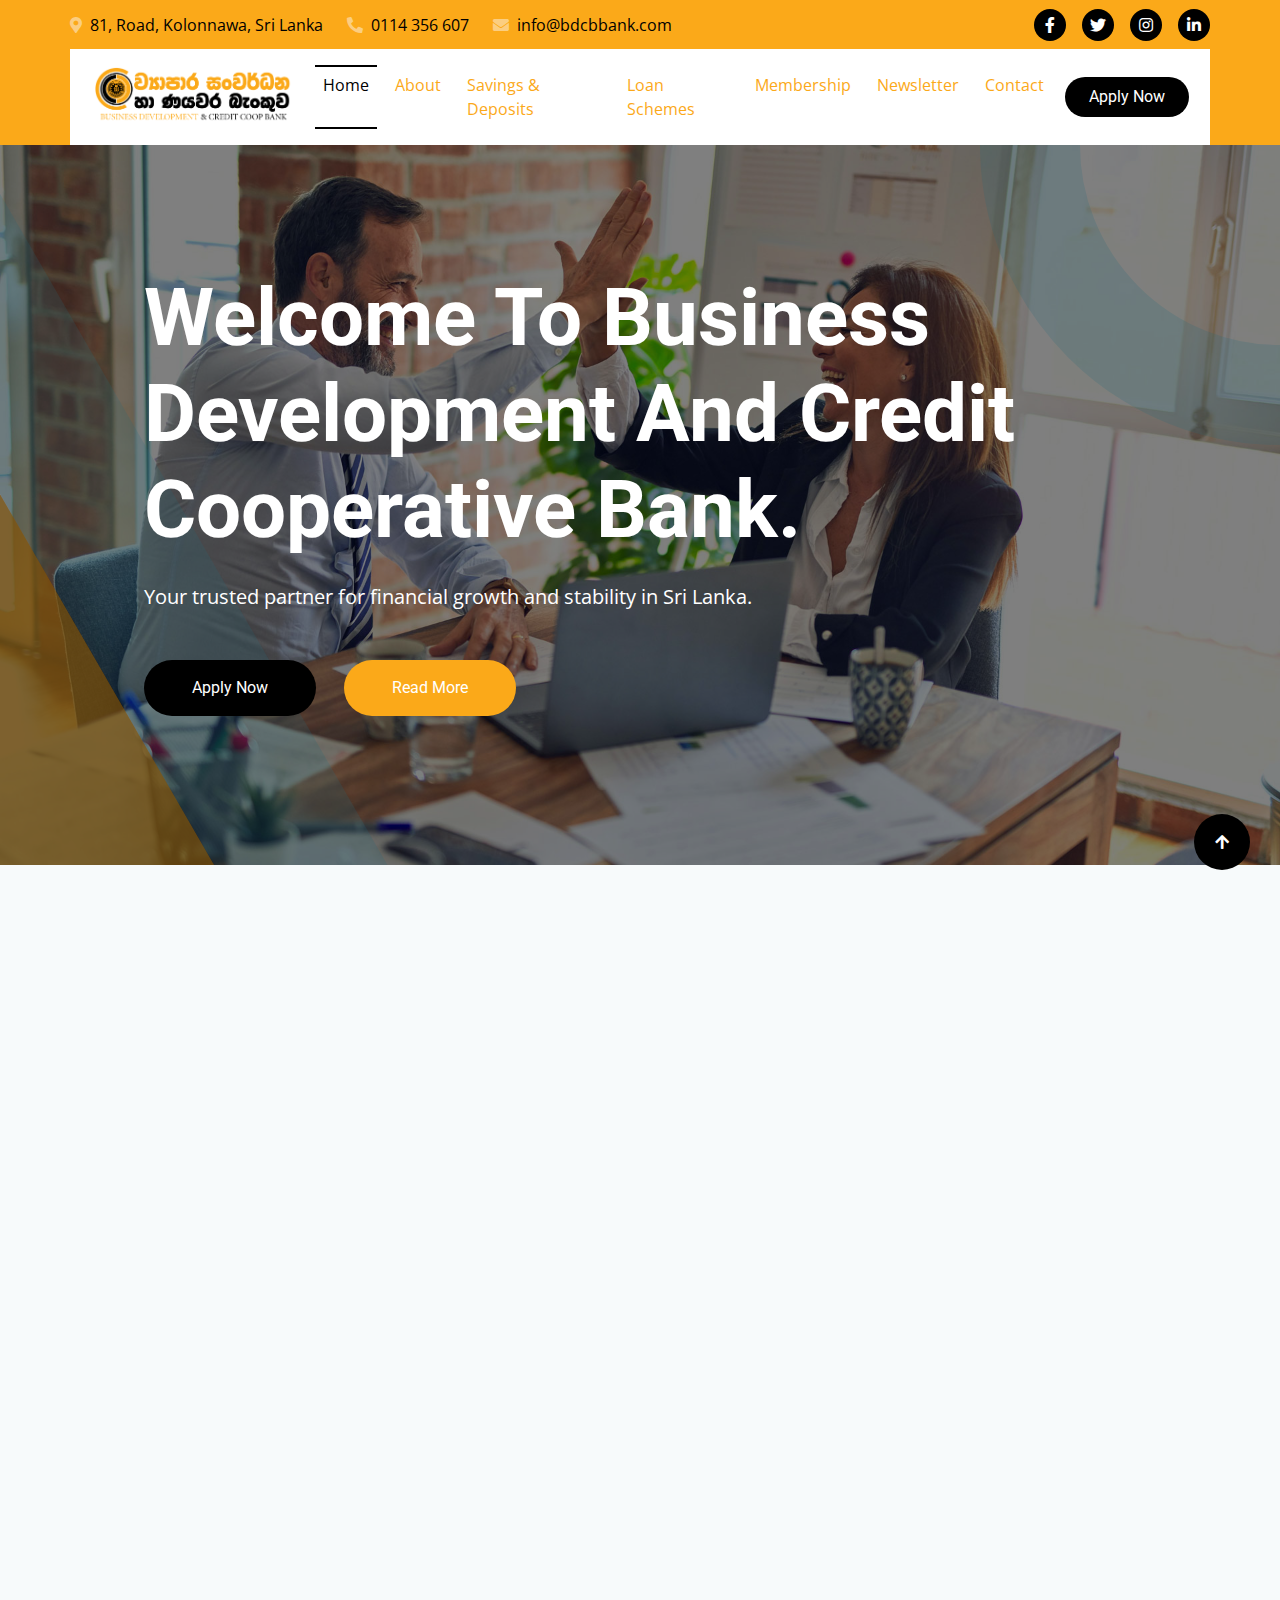
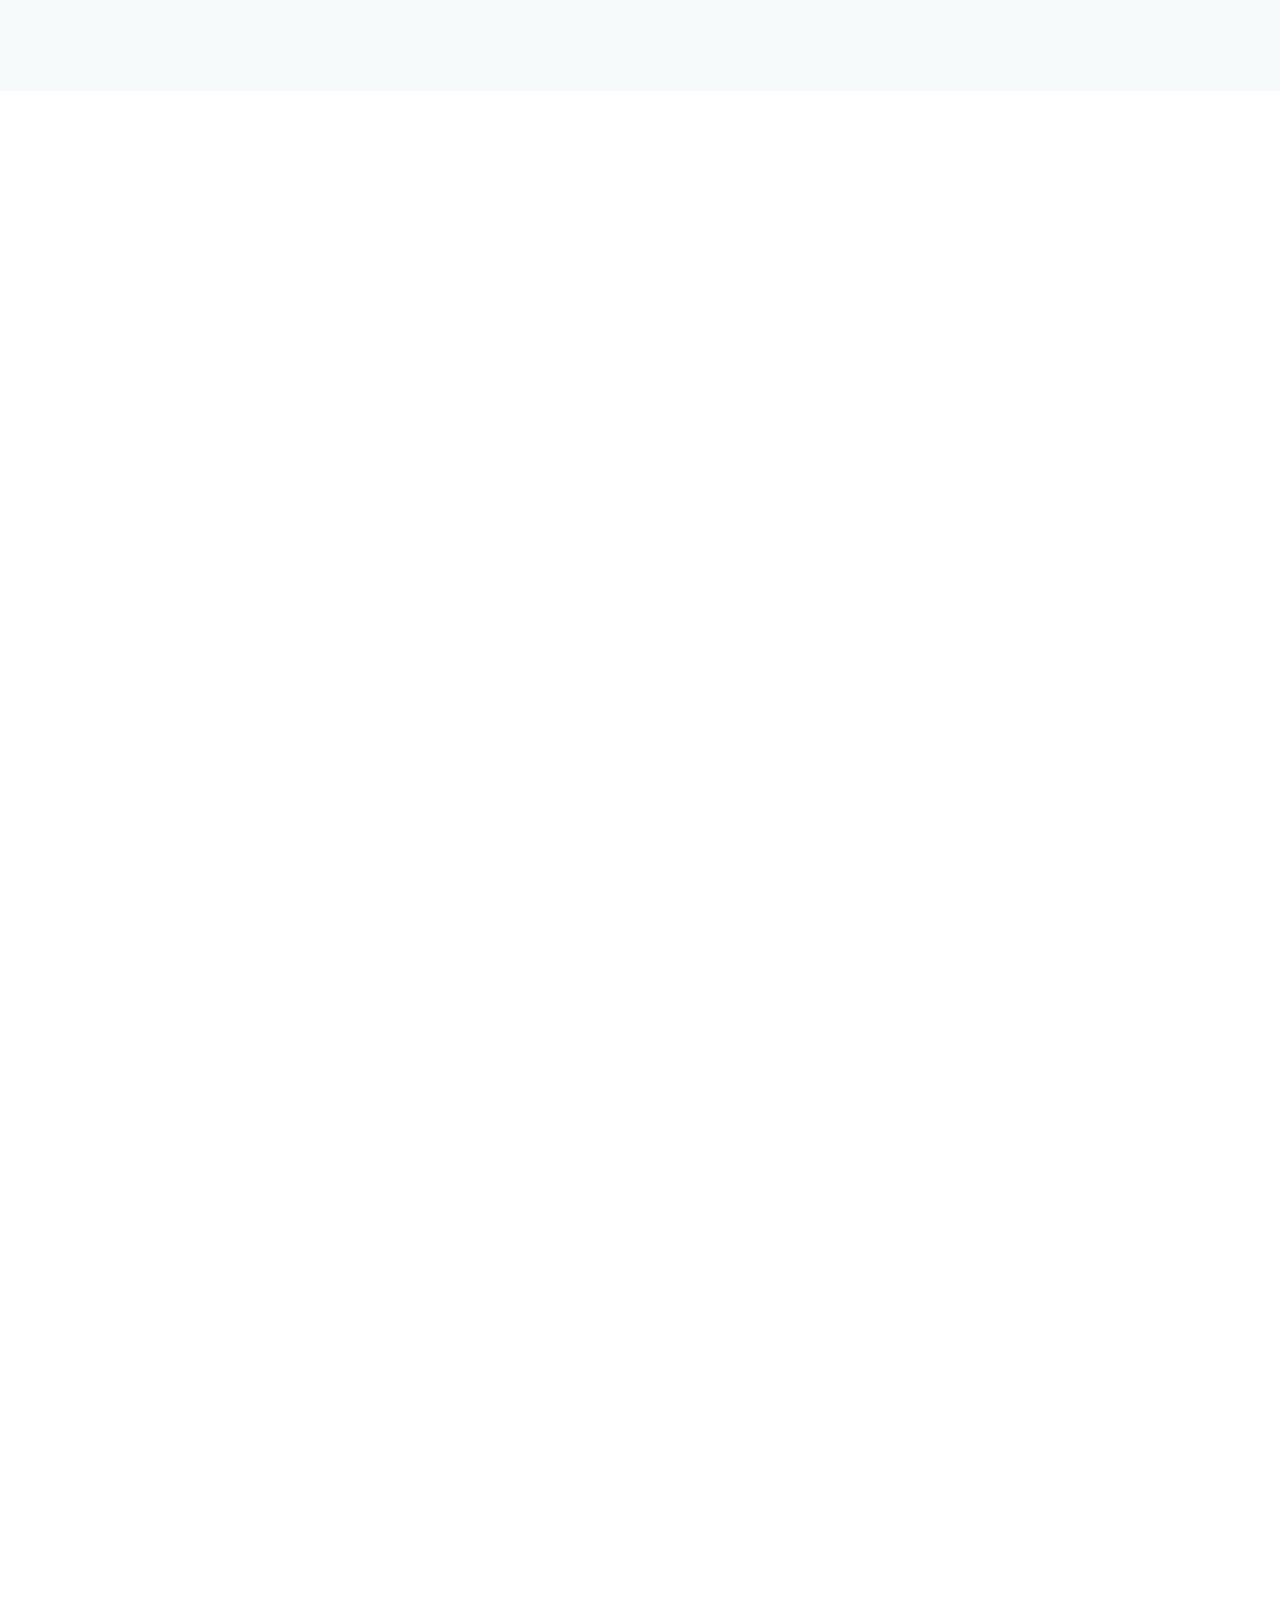
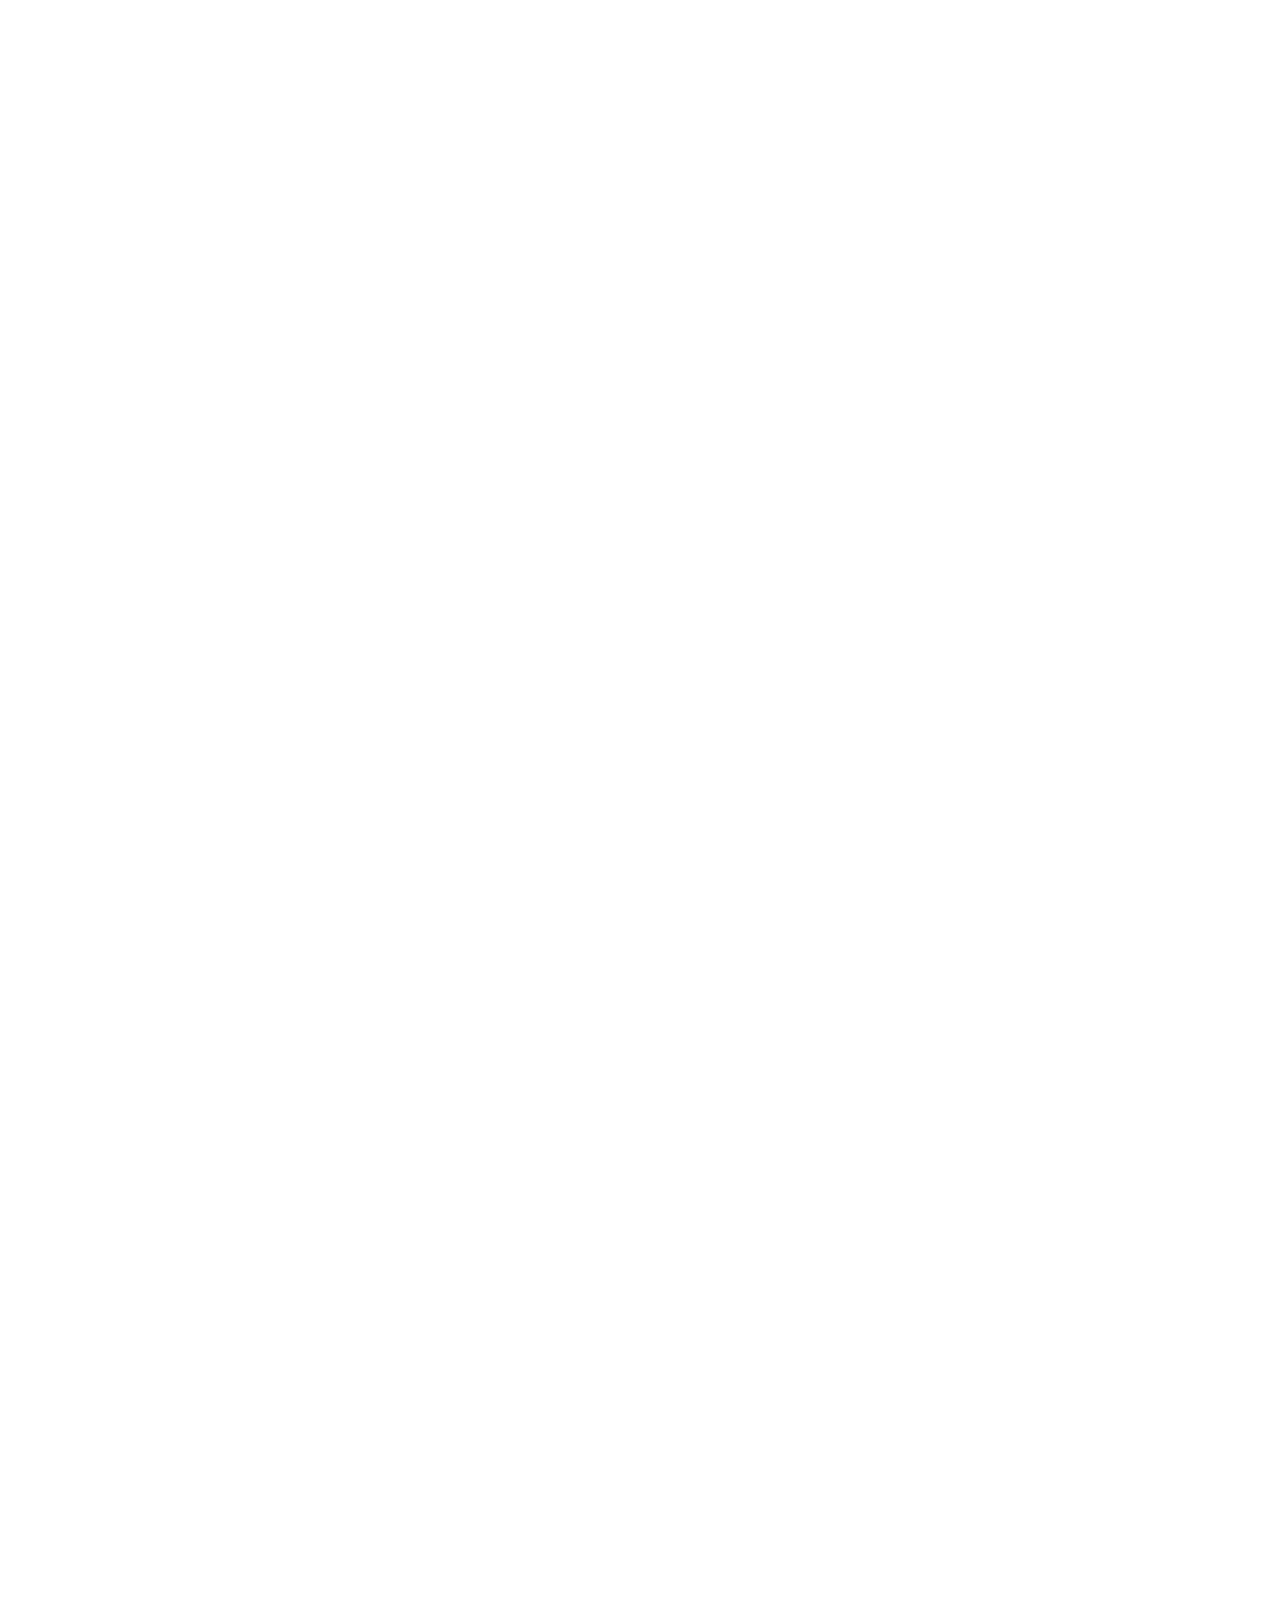
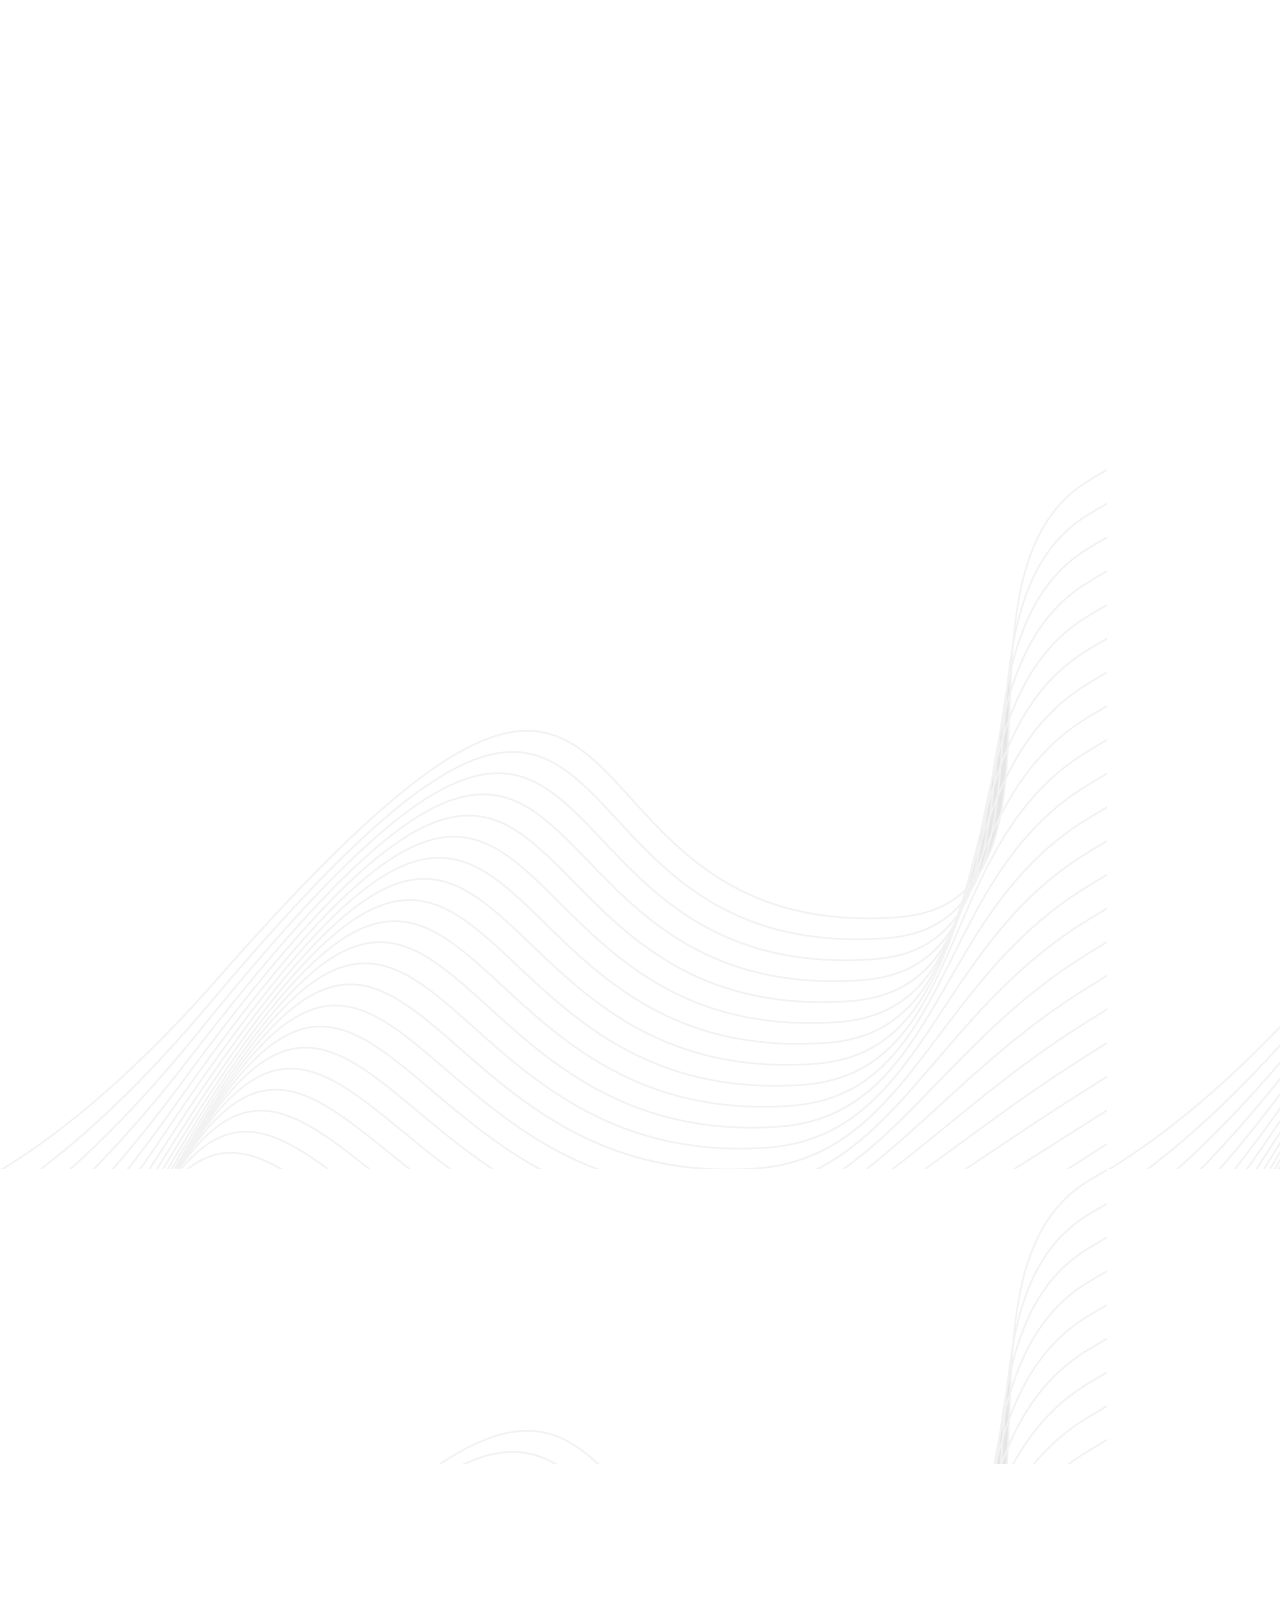
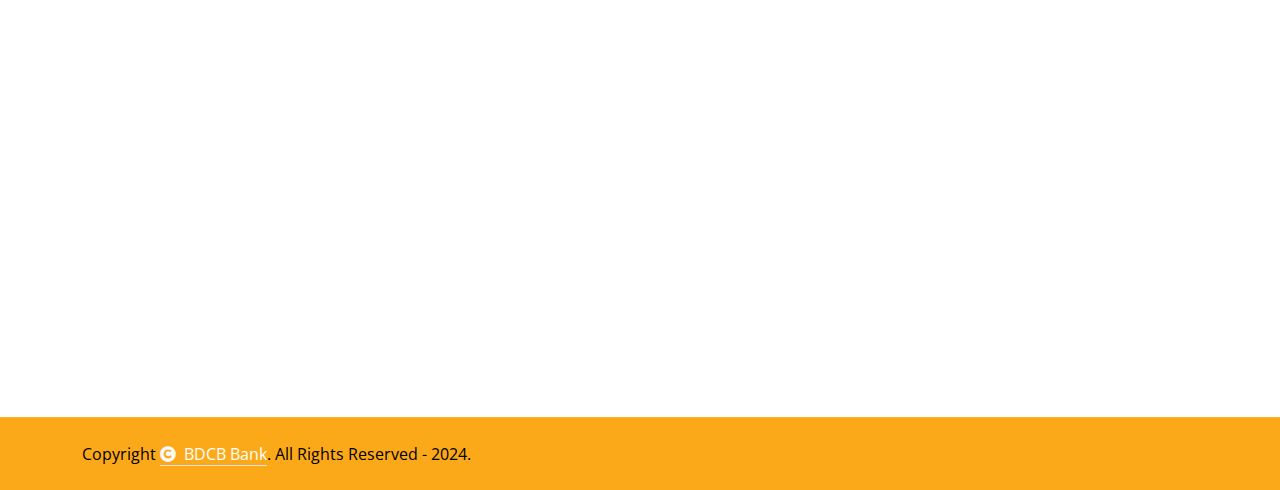
<file: index.html>
<!DOCTYPE html>
<html lang="en">

<head>
    <meta charset="utf-8">
    <title>BDCB Bank - Business Development and Credit Bank</title>
    <meta content="width=device-width, initial-scale=1.0" name="viewport">
    <meta content="" name="keywords">
    <meta content="" name="description">

    <!-- Favicon -->
    <link href="img/favicon.ico" rel="icon">

    <!-- Google Web Fonts -->
    <link rel="preconnect" href="https://fonts.googleapis.com">
    <link rel="preconnect" href="https://fonts.gstatic.com" crossorigin>
    <link
        href="https://fonts.googleapis.com/css2?family=Open+Sans:wght@400;500;600;700&family=Roboto:wght@400;500;700&display=swap"
        rel="stylesheet">

    <!-- Icon Font Stylesheet -->
    <link rel="stylesheet" href="https://use.fontawesome.com/releases/v5.15.4/css/all.css" />
    <link href="https://cdn.jsdelivr.net/npm/bootstrap-icons@1.4.1/font/bootstrap-icons.css" rel="stylesheet">

    <!-- Libraries Stylesheet -->
    <link rel="stylesheet" href="https://cdnjs.cloudflare.com/ajax/libs/animate.css/4.1.1/animate.min.css" />
    <link href="lib/animate/animate.min.css" rel="stylesheet">
    <link href="lib/owlcarousel/assets/owl.carousel.min.css" rel="stylesheet">
    <link href="lib/lightbox/css/lightbox.min.css" rel="stylesheet">


    <!-- Customized Bootstrap Stylesheet -->
    <link href="css/bootstrap.min.css" rel="stylesheet">

    <!-- Template Stylesheet -->
    <link href="css/style.css" rel="stylesheet">
</head>

<body>

    <!-- Spinner Start -->
    <div id="spinner"
        class="show bg-white position-fixed translate-middle w-100 vh-100 top-50 start-50 d-flex align-items-center justify-content-center">
        <div class="spinner-border text-primary" style="width: 3rem; height: 3rem;" role="status">
            <span class="sr-only">Loading...</span>
        </div>
    </div>
    <!-- Spinner End -->


    <!-- Topbar Start -->
    <div class="container-fluid topbar px-0 d-none d-lg-block">
        <div class="container px-0">
            <div class="row gx-0 align-items-center" style="height: 45px;">
                <div class="col-lg-8 text-center text-lg-start mb-lg-0">
                    <div class="d-flex flex-wrap">
                        <a href="https://maps.google.com/?q=81, Road, Kolonnawa, Sri Lanka" class="text-muted me-4"
                            target="_blank"><i class="fas fa-map-marker-alt text-primary me-2"></i>81, Road, Kolonnawa,
                            Sri Lanka</a>
                        <a href="tel:+94114356607" class="text-muted me-4"><i
                                class="fas fa-phone-alt text-primary me-2"></i>0114 356 607</a>
                        <a href="mailto:info@bdcbbank.com" class="text-muted me-0"><i
                                class="fas fa-envelope text-primary me-2"></i>info@bdcbbank.com</a>
                    </div>
                </div>
                <div class="col-lg-4 text-center text-lg-end">
                    <div class="d-flex align-items-center justify-content-end">
                        <a href="#" class="btn btn-primary btn-square rounded-circle nav-fill me-3"><i
                                class="fab fa-facebook-f text-white"></i></a>
                        <a href="#" class="btn btn-primary btn-square rounded-circle nav-fill me-3"><i
                                class="fab fa-twitter text-white"></i></a>
                        <a href="#" class="btn btn-primary btn-square rounded-circle nav-fill me-3"><i
                                class="fab fa-instagram text-white"></i></a>
                        <a href="#" class="btn btn-primary btn-square rounded-circle nav-fill me-0"><i
                                class="fab fa-linkedin-in text-white"></i></a>
                    </div>
                </div>
            </div>
        </div>
    </div>
    <!-- Topbar End -->


    <!-- Navbar & Hero Start -->
    <div class="container-fluid sticky-top px-0">
        <div class="position-absolute bg-dark" style="left: 0; top: 0; width: 100%; height: 100%;">
        </div>
        <div class="container px-0">
            <nav class="navbar navbar-expand-lg navbar-dark bg-white py-3 px-4">
                <a href="index.html" class="navbar-brand p-0">
                    <img src="img/BCSB_Logo-2.png" alt="bdcb bank-logo" style="width: 200px; height: auto;">
                </a>
                <button class="navbar-toggler" type="button" data-bs-toggle="collapse" data-bs-target="#navbarCollapse">
                    <span class="fa fa-bars"></span>
                </button>
                <div class="collapse navbar-collapse" id="navbarCollapse">
                    <div class="navbar-nav ms-auto py-0">
                        <a href="index.html" class="nav-item nav-link active">Home</a>
                        <a href="about.html" class="nav-item nav-link">About</a>
                        <a href="service.html" class="nav-item nav-link">Savings & Deposits</a>
                        <a href="project.html" class="nav-item nav-link">Loan Schemes</a>
                        <a href="membership.html" class="nav-item nav-link">Membership</a>
                        <a href="blog.html" class="nav-item nav-link">Newsletter</a>
                        <a href="contact.html" class="nav-item nav-link">Contact</a>
                    </div>
                    <div class="d-flex align-items-center flex-nowrap pt-xl-0">
                        <a href="#"
                            class="btn btn-primary rounded-pill text-white py-2 px-4 ms-2 flex-wrap flex-sm-shrink-0">Apply
                            Now</a>
                        <!-- <a href="#" class="btn btn-primary rounded-pill text-white py-2 px-4 ms-2 flex-wrap flex-sm-shrink-0">Start Investa</a> -->
                    </div>
                </div>
            </nav>
        </div>
    </div>
    <!-- Navbar & Hero End -->

    <!-- Modal Search Start -->
    <div class="modal fade" id="searchModal" tabindex="-1" aria-labelledby="exampleModalLabel" aria-hidden="true">
        <div class="modal-dialog modal-fullscreen">
            <div class="modal-content rounded-0">
                <div class="modal-header">
                    <h4 class="modal-title mb-0" id="exampleModalLabel">Search by keyword</h4>
                    <button type="button" class="btn-close" data-bs-dismiss="modal" aria-label="Close"></button>
                </div>
                <div class="modal-body d-flex align-items-center">
                    <div class="input-group w-75 mx-auto d-flex">
                        <input type="search" class="form-control p-3" placeholder="keywords"
                            aria-describedby="search-icon-1">
                        <span id="search-icon-1" class="input-group-text p-3"><i class="fa fa-search"></i></span>
                    </div>
                </div>
            </div>
        </div>
    </div>
    <!-- Modal Search End -->

    <!-- Carousel Start -->
    <div class="header-carousel owl-carousel">
        <div class="header-carousel-item">
            <div class="header-carousel-item-img-1">
                <img src="img/carousel-2.jpg" class="img-fluid w-100" alt="bdcb bank-Image">
            </div>
            <div class="carousel-caption">
                <div class="carousel-caption-inner text-start p-3">
                    <h1 class="display-1 text-capitalize text-white mb-4 fadeInUp animate__animated"
                        data-animation="fadeInUp" data-delay="1.3s" style="animation-delay: 1.3s;">Welcome to Business
                        Development and Credit Cooperative Bank.</h1>
                    <p class="mb-5 fs-5 fadeInUp animate__animated" data-animation="fadeInUp" data-delay="1.5s"
                        style="animation-delay: 1.5s;">Your trusted partner for financial growth and stability in Sri
                        Lanka.
                    </p>
                    <a class="btn btn-primary rounded-pill py-3 px-5 mb-4 me-4 fadeInUp animate__animated"
                        data-animation="fadeInUp" data-delay="1.5s" style="animation-delay: 1.7s;" href="#">Apply
                        Now</a>
                    <a class="btn btn-dark rounded-pill py-3 px-5 mb-4 fadeInUp animate__animated"
                        data-animation="fadeInUp" data-delay="1.5s" style="animation-delay: 1.7s;"
                        href="service.html">Read
                        More</a>
                </div>
            </div>
        </div>
        <!-- <div class="header-carousel-item mx-auto">
                <div class="header-carousel-item-img-2">
                    <img src="img/carousel-2.jpg" class="img-fluid w-100" alt="bdcb bank-Image">
                </div>
                <div class="carousel-caption">
                    <div class="carousel-caption-inner text-center p-3">
                        <h1 class="display-1 text-capitalize text-white mb-4">Welcome to Business Development and Credit Cooperative Bank.</h1>
                        <p class="mb-5 fs-5">Your trusted partner for financial growth and stability in Sri Lanka.
                        </p>
                        <a class="btn btn-primary rounded-pill py-3 px-5 mb-4 me-4" href="#">Apply Now</a>
                        <a class="btn btn-dark rounded-pill py-3 px-5 mb-4" href="#">Read More</a>
                    </div>
                </div>
            </div> -->
        <!-- <div class="header-carousel-item">
                <div class="header-carousel-item-img-3">
                    <img src="img/carousel-3.jpg" class="img-fluid w-100" alt="bdcb bank-Image">
                </div>
                <div class="carousel-caption">
                    <div class="carousel-caption-inner text-end p-3">
                        <h1 class="display-1 text-capitalize text-white mb-4">Welcome to Business Development and Credit Cooperative Bank.</h1>
                        <p class="mb-5 fs-5">Lorem Ipsum is simply dummy text of the printing and typesetting industry. Lorem Ipsum has been the industry's standard dummy text ever since the 1500s, 
                        </p>
                        <a class="btn btn-primary rounded-pill py-3 px-5 mb-4 me-4" href="#">Apply Now</a>
                        <a class="btn btn-dark rounded-pill py-3 px-5 mb-4" href="#">Read More</a>
                    </div>
                </div>
            </div> -->
    </div>
    <!-- Carousel End -->


    <!-- About Start -->
    <div class="container-fluid about bg-light py-5">
        <div class="container py-5">
            <div class="row g-5 align-items-center">
                <div class="col-lg-6 col-xl-5 wow fadeInLeft" data-wow-delay="0.1s">
                    <div class="about-img">
                        <img src="img/about-3.png" class="img-fluid w-100 rounded-top bg-white" alt="bdcb bank-Image">
                        <img src="img/about-2.jpg" class="img-fluid w-100 rounded-bottom" alt="bdcb bank-Image">
                    </div>
                </div>
                <div class="col-lg-6 col-xl-7 wow fadeInRight" data-wow-delay="0.3s">
                    <h4 class="text-primary">About Us</h4>
                    <h1 class="display-5 mb-4">Who Are We?</h1>
                    <p class="text ps-4 mb-4">BDCB Bank is a leading cooperative financial institution in Sri Lanka,
                        registered under
                        the Co-operative Act No. 5 of 1972, Reg. No. SA/MU 093.
                        </br>
                        Our mission is to provide affordable, competitive financial products and services to the
                        community, especially small and medium-sized businesses, by fostering economic
                        empowerment and sustainable development.
                    </p>
                    <div class="row g-4 justify-content-between mb-5">
                        <div class="col-lg-6 col-xl-5">
                            <p class="text-dark"><i class="fas fa-check-circle text-primary me-1"></i> Transparency</p>
                            <p class="text-dark mb-0"><i class="fas fa-check-circle text-primary me-1"></i> Integrity
                            </p>
                        </div>
                        <div class="col-lg-6 col-xl-7">
                            <p class="text-dark"><i class="fas fa-check-circle text-primary me-1"></i> Community
                                Empowerment</p>
                            <p class="text-dark mb-0"><i class="fas fa-check-circle text-primary me-1"></i> Sustainable
                                Development</p>
                        </div>
                    </div>
                    <div class="row g-4 justify-content-between mb-5">
                        <div class="col-xl-5"><a href="about.html"
                                class="btn btn-primary rounded-pill py-3 px-5">Discover More</a></div>
                        <div class="col-xl-7 mb-5">
                            <div class="about-customer d-flex position-relative">
                                <img src="img/customer-img-1.jpg" class="img-fluid btn-xl-square position-absolute"
                                    style="left: 0; top: 0;" alt="bdcb bank-Image">
                                <img src="img/customer-img-2.jpg" class="img-fluid btn-xl-square position-absolute"
                                    style="left: 45px; top: 0;" alt="bdcb bank-Image">
                                <img src="img/customer-img-3.jpg" class="img-fluid btn-xl-square position-absolute"
                                    style="left: 90px; top: 0;" alt="bdcb bank-Image">
                                <img src="img/customer-img-1.jpg" class="img-fluid btn-xl-square position-absolute"
                                    style="left: 135px; top: 0;" alt="bdcb bank-Image">
                                <div class="position-absolute text-dark" style="left: 220px; top: 10px;">
                                    <p class="mb-0">5m+ Trusted</p>
                                    <p class="mb-0">Global Customers</p>
                                </div>
                            </div>
                        </div>
                    </div>
                    <div class="row g-4 text-center align-items-center justify-content-center">
                        <div class="col-sm-4">
                            <div class="bg-primary rounded p-4">
                                <div class="d-flex align-items-center justify-content-center">
                                    <span class="counter-value fs-1 fw-bold text-dark"
                                        data-toggle="counter-up">32</span>
                                    <h4 class="text-dark fs-1 mb-0" style="font-weight: 600; font-size: 25px;">k+</h4>
                                </div>
                                <div class="w-100 d-flex align-items-center justify-content-center">
                                    <p class="text-white mb-0">Project Completed</p>
                                </div>
                            </div>
                        </div>
                        <div class="col-sm-4">
                            <div class="bg-dark rounded p-4">
                                <div class="d-flex align-items-center justify-content-center">
                                    <span class="counter-value fs-1 fw-bold text-white"
                                        data-toggle="counter-up">21</span>
                                    <h4 class="text-white fs-1 mb-0" style="font-weight: 600; font-size: 25px;">+</h4>
                                </div>
                                <div class="w-100 d-flex align-items-center justify-content-center">
                                    <p class="mb-0">Years Of Experience</p>
                                </div>
                            </div>
                        </div>
                        <div class="col-sm-4">
                            <div class="bg-primary rounded p-4">
                                <div class="d-flex align-items-center justify-content-center">
                                    <span class="counter-value fs-1 fw-bold text-dark"
                                        data-toggle="counter-up">97</span>
                                    <h4 class="text-dark fs-1 mb-0" style="font-weight: 600; font-size: 25px;">+</h4>
                                </div>
                                <div class="w-100 d-flex align-items-center justify-content-center">
                                    <p class="text-white mb-0">Team Members</p>
                                </div>
                            </div>
                        </div>
                    </div>
                </div>
            </div>
        </div>
    </div>
    <!-- About End -->


    <!-- Savings Start -->
    <div class="container-fluid project" style="margin-top: 100px;">
        <div class="container">
            <div class="text-center mx-auto pb-5 wow fadeInUp" data-wow-delay="0.1s" style="max-width: 800px;">
                <h4 class="text-primary">Savings & Deposits</h4>
                <h1 class="display-4">Our Savings & Deposit Schemes</h1>
            </div>
            <div class="project-carousel owl-carousel wow fadeInUp" data-wow-delay="0.1s">
                <!-- Regular Savings Account -->
                <div class="project-item h-100 wow fadeInUp" data-wow-delay="0.1s">
                    <div class="project-img">
                        <img src="img/save1.png" class="img-fluid w-70 rounded" alt="bdcb bank-Regular Savings Account Image">
                    </div>
                    <div class="project-content bg-light rounded p-4">
                        <div class="project-content-inner">
                            <div class="project-icon mb-3"><i class="fas fa-donate fa-4x text-primary"></i></div>
                            <p class="text-dark fs-5 mb-3">Regular Savings Account</p>
                            <ul class="mb-4 text-start">
                                <li>Interest Rate: Higher than industry average</li>
                                <li>Features: No hidden fees, easy withdrawals, auto-transfer facility</li>
                                <li>Minimum Balance: Rs. 500</li>
                            </ul>
                        </div>
                    </div>
                </div>
                <!-- Kids Savings Account -->
                <div class="project-item h-100 wow fadeInUp" data-wow-delay="0.2s">
                    <div class="project-img">
                        <img src="img/save2.png" class="img-fluid w-70 rounded" alt="bdcb bank-Kids Savings Account Image">
                    </div>
                    <div class="project-content bg-light rounded p-4">
                        <div class="project-content-inner">
                            <div class="project-icon mb-3"><i class="fas fa-donate fa-4x text-primary"></i></div>
                            <p class="text-dark fs-5 mb-3">Kids Savings Account</p>
                            <ul class="mb-4 text-start">
                                <li>Interest Rate: Attractive rates for minors</li>
                                <li>Features: Birthday gifts, educational workshops</li>
                                <li>Minimum Balance: Rs. 200</li>
                            </ul>
                        </div>
                    </div>
                </div>
                <!-- Senior Citizen Savings Account -->
                <div class="project-item h-100 wow fadeInUp" data-wow-delay="0.3s">
                    <div class="project-img">
                        <img src="img/save3.png" class="img-fluid w-70 rounded"
                            alt="bdcb bank-Senior Citizen Savings Account Image">
                    </div>
                    <div class="project-content bg-light rounded p-4">
                        <div class="project-content-inner">
                            <div class="project-icon mb-3"><i class="fas fa-donate fa-4x text-primary"></i></div>
                            <p class="text-dark fs-5 mb-3">Senior Citizen Savings Account</p>
                            <ul class="mb-4 text-start">
                                <li>Interest Rate: Enhanced rates for seniors</li>
                                <li>Features: Special privileges for individuals aged 60+</li>
                                <li>Minimum Balance: Rs. 300</li>
                            </ul>
                        </div>
                    </div>
                </div>
                <!-- Short-Term Fixed Deposit -->
                <div class="project-item h-100 wow fadeInUp" data-wow-delay="0.4s">
                    <div class="project-img">
                        <img src="img/save4.png" class="img-fluid w-70 rounded"
                            alt="bdcb bank-Short-Term Fixed Deposit Image">
                    </div>
                    <div class="project-content bg-light rounded p-4">
                        <div class="project-content-inner">
                            <div class="project-icon mb-3"><i class="fas fa-donate fa-4x text-primary"></i></div>
                            <p class="text-dark fs-5 mb-3">Short-Term Fixed Deposit</p>
                            <ul class="mb-4 text-start">
                                <li>Duration: 3 months to 1 year</li>
                                <li>Interest Rate: Guaranteed returns, higher than competitors</li>
                                <li>Minimum Deposit: Rs. 5,000</li>
                            </ul>
                        </div>
                    </div>
                </div>
                <!-- Long-Term Fixed Deposit -->
                <div class="project-item h-100 wow fadeInUp" data-wow-delay="0.5s">
                    <div class="project-img">
                        <img src="img/save5.png" class="img-fluid w-70 rounded" alt="bdcb bank-Long-Term Fixed Deposit Image">
                    </div>
                    <div class="project-content bg-light rounded p-4">
                        <div class="project-content-inner">
                            <div class="project-icon mb-3"><i class="fas fa-donate fa-4x text-primary"></i></div>
                            <p class="text-dark fs-5 mb-3">Long-Term Fixed Deposit</p>
                            <ul class="mb-4 text-start">
                                <li>Duration: 1 year to 5 years</li>
                                <li>Interest Rate: High returns over time</li>
                                <li>Minimum Deposit: Rs. 10,000</li>
                            </ul>
                        </div>
                    </div>
                </div>
            </div>
        </div>
    </div>
    <!-- Savings End -->


    <!-- Loan Start -->
    <div class="container-fluid service py-5">
        <div class="container py-5">
            <div class="text-center mx-auto pb-5 wow fadeInUp" data-wow-delay="0.1s" style="max-width: 800px;">
                <h4 class="text-primary">Loan Schemes</h4>
                <h1 class="display-4">Discover Our Loan Options</h1>
            </div>
            <div class="row g-4 justify-content-center text-left">
                <!-- Small Business Loan Card -->
                <div class="col-md-6 col-lg-4 col-xl-3 wow fadeInUp" data-wow-delay="0.1s">
                    <div class="service-item bg-light rounded">
                        <div class="service-img">
                            <img src="img/loan2.jpg" class="img-fluid w-100 rounded-top"
                                alt="bdcb bank-Small Business Loan Image">
                        </div>
                        <div class="service-content text-center p-4">
                            <div class="service-content-inner">
                                <a href="#" class="h4 mb-4 d-inline-flex text-start"><i
                                        class="fas fa-business-time fa-2x me-2"></i>Small Business Loan</a>
                                <ul class="mb-4 text-start">
                                    <li>Maximum Amount: Rs. 1,000,000</li>
                                    <li>Interest Rate: Below market rate</li>
                                    <li>Repayment: Up to 5 years</li>
                                    <li>Features: Quick approvals, flexible collateral requirements.</li>
                                </ul>
                                <a class="btn btn-light rounded-pill py-2 px-4" href="project.html">Read More</a>
                            </div>
                        </div>
                    </div>
                </div>
                <!-- Entrepreneur Development Loan Card -->
                <div class="col-md-6 col-lg-4 col-xl-3 wow fadeInUp" data-wow-delay="0.3s">
                    <div class="service-item bg-light rounded">
                        <div class="service-img">
                            <img src="img/loan1.png" class="img-fluid w-100 rounded-top"
                                alt="bdcb bank-Entrepreneur Development Loan Image">
                        </div>
                        <div class="service-content text-center p-4">
                            <div class="service-content-inner">
                                <a href="#" class="h4 mb-4 d-inline-flex text-start"><i
                                        class="fas fa-lightbulb fa-2x me-2"></i>Entrepreneur Development Loan</a>
                                <ul class="mb-4 text-start">
                                    <li>Maximum Amount: Rs. 5,000,000</li>
                                    <li>Interest Rate: Below market rate</li>
                                    <li>Repayment: Up to 7 years</li>
                                    <li>Features: Tailored for startups, includes business support.</li>
                                </ul>
                                <a class="btn btn-light rounded-pill py-2 px-4" href="project.html">Read More</a>
                            </div>
                        </div>
                    </div>
                </div>
                <!-- Education Loan Card -->
                <div class="col-md-6 col-lg-4 col-xl-3 wow fadeInUp" data-wow-delay="0.5s">
                    <div class="service-item bg-light rounded">
                        <div class="service-img">
                            <img src="img/loan3.jpg" class="img-fluid w-100 rounded-top"
                                alt="bdcb bank-Education Loan Image">
                        </div>
                        <div class="service-content text-center p-4">
                            <div class="service-content-inner">
                                <a href="#" class="h4 mb-4 d-inline-flex text-start"><i
                                        class="fas fa-graduation-cap fa-2x me-2"></i>Education Loan</a>
                                <ul class="mb-4 text-start">
                                    <li>Maximum Amount: Rs. 500,000</li>
                                    <li>Interest Rate: Competitive</li>
                                    <li>Repayment: Up to 5 years</li>
                                    <li>Features: No collateral needed, low rates for students.</li>
                                </ul><br />
                                <a class="btn btn-light rounded-pill py-2 px-4" href="project.html">Read More</a>
                            </div>
                        </div>
                    </div>
                </div>
                <!-- Housing Loan Card -->
                <div class="col-md-6 col-lg-4 col-xl-3 wow fadeInUp" data-wow-delay="0.7s">
                    <div class="service-item bg-light rounded">
                        <div class="service-img">
                            <img src="img/loan4.jpg" class="img-fluid w-100 rounded-top" alt="bdcb bank-Housing Loan Image">
                        </div>
                        <div class="service-content text-center p-4">
                            <div class="service-content-inner">
                                <a href="#" class="h4 mb-4 d-inline-flex text-start"><i
                                        class="fas fa-home fa-2x me-2"></i>Housing Loan</a>
                                <ul class="mb-4 text-start">
                                    <li>Maximum Amount: Rs. 10,000,000</li>
                                    <li>Interest Rate: Competitive</li>
                                    <li>Repayment: Up to 20 years</li>
                                    <li>Features: Extended terms, favorable rates for first-timers.</li>
                                </ul><br />
                                <a class="btn btn-light rounded-pill py-2 px-4" href="project.html">Read More</a>
                            </div>
                        </div>
                    </div>
                </div>
            </div>
        </div>
    </div>
    <!-- Loan End -->


    <!-- Blog Start -->
    <div class="container-fluid blog pb-5">
        <div class="container pb-5">
            <div class="text-center mx-auto pb-5 wow fadeInUp" data-wow-delay="0.1s" style="max-width: 800px;">
                <h4 class="text-primary">Our Blogs</h4>
                <h1 class="display-4">Latest Articles & News from the Blogs</h1>
            </div>
            <div class="row g-4 justify-content-center">
                <div class="col-md-6 col-lg-6 col-xl-4 wow fadeInUp" data-wow-delay="0.1s">
                    <div class="blog-item bg-light rounded p-4" style="background-image: url(img/bg.png);">
                        <div class="mb-4">
                            <h4 class="text-primary mb-2">Benefits</h4>
                            <div class="d-flex justify-content-between">
                                <p class="mb-0"><span class="text-dark fw-bold">On</span> Mar 14, 2024</p>
                                <p class="mb-0"><span class="text-dark fw-bold">By</span> Mark D. Brock</p>
                            </div>
                        </div>
                        <div class="project-img">
                            <img src="img/blog-1.jpg" class="img-fluid w-100 rounded" alt="bdcb bank-Image">
                            <div class="blog-plus-icon">
                                <a href="img/blog-1.jpg" data-lightbox="blog-1"
                                    class="btn btn-primary btn-md-square rounded-pill"><i
                                        class="fas fa-plus fa-1x"></i></a>
                            </div>
                        </div>
                        <div class="my-4">
                            <a href="blog.html" class="h5">BDCB Bank: Empowerment through community and ownership.</a>
                        </div>
                        <a class="btn btn-primary rounded-pill py-2 px-4" href="blog.html">Explore More</a>
                    </div>
                </div>
                <div class="col-md-6 col-lg-6 col-xl-4 wow fadeInUp" data-wow-delay="0.3s">
                    <div class="blog-item bg-light rounded p-4" style="background-image: url(img/bg.png);">
                        <div class="mb-4">
                            <h4 class="text-primary mb-2">Rates</h4>
                            <div class="d-flex justify-content-between">
                                <p class="mb-0"><span class="text-dark fw-bold">On</span> Mar 14, 2024</p>
                                <p class="mb-0"><span class="text-dark fw-bold">By</span> Mark D. Brock</p>
                            </div>
                        </div>
                        <div class="project-img">
                            <img src="img/blog-2.jpg" class="img-fluid w-100 rounded" alt="bdcb bank-Image">
                            <div class="blog-plus-icon">
                                <a href="img/blog-2.jpg" data-lightbox="blog-2"
                                    class="btn btn-primary btn-md-square rounded-pill"><i
                                        class="fas fa-plus fa-1x"></i></a>
                            </div>
                        </div>
                        <div class="my-4">
                            <a href="blog.html" class="h5">Higher interest and benefits than other banks.</a>
                        </div>
                        <a class="btn btn-primary rounded-pill py-2 px-4" href="blog.html">Explore More</a>
                    </div>
                </div>
                <div class="col-md-6 col-lg-6 col-xl-4 wow fadeInUp" data-wow-delay="0.5s">
                    <div class="blog-item bg-light rounded p-4" style="background-image: url(img/bg.png);">
                        <div class="mb-4">
                            <h4 class="text-primary mb-2">Membership</h4>
                            <div class="d-flex justify-content-between">
                                <p class="mb-0"><span class="text-dark fw-bold">On</span> Mar 14, 2024</p>
                                <p class="mb-0"><span class="text-dark fw-bold">By</span> Mark D. Brock</p>
                            </div>
                        </div>
                        <div class="project-img">
                            <img src="img/blog-3.jpg" class="img-fluid w-100 rounded" alt="bdcb bank-Image">
                            <div class="blog-plus-icon">
                                <a href="img/blog-3.jpg" data-lightbox="blog-3"
                                    class="btn btn-primary btn-md-square rounded-pill"><i
                                        class="fas fa-plus fa-1x"></i></a>
                            </div>
                        </div>
                        <div class="my-4">
                            <a href="blog.html" class="h5">Simple guide to BDCB Bank membership: eligibility, documents,
                                benefits.</a>
                        </div>
                        <a class="btn btn-primary rounded-pill py-2 px-4" href="blog.html">Explore More</a>
                    </div>
                </div>
            </div>
        </div>
    </div>
    <!-- Blog End -->


    <!-- Team Start -->
    <div class="container-fluid team pb-5">
        <div class="container pb-5">
            <div class="text-center mx-auto pb-5 wow fadeInUp" data-wow-delay="0.1s" style="max-width: 800px;">
                <h4 class="text-primary">Our Team</h4>
                <h1 class="display-4">Our BDCB Bank Dedicated Team Member</h1>
            </div>
            <div class="row g-4 justify-content-center">
                <div class="col-sm-6 col-md-6 col-lg-4 col-xl-3 wow fadeInUp" data-wow-delay="0.1s">
                    <div class="team-item rounded">
                        <div class="team-img">
                            <img src="img/team-1.jpg" class="img-fluid w-100 rounded-top" alt="bdcb bank-Image">
                            <div class="team-icon">
                                <a class="btn btn-primary btn-sm-square text-white rounded-circle mb-3" href=""><i
                                        class="fas fa-share-alt"></i></a>
                                <div class="team-icon-share">
                                    <a class="btn btn-primary btn-sm-square text-white rounded-circle mb-3" href=""><i
                                            class="fab fa-facebook-f"></i></a>
                                    <a class="btn btn-primary btn-sm-square text-white rounded-circle mb-3" href=""><i
                                            class="fab fa-twitter"></i></a>
                                    <a class="btn btn-primary btn-sm-square text-white rounded-circle mb-0" href=""><i
                                            class="fab fa-instagram"></i></a>
                                </div>
                            </div>
                        </div>
                        <div class="team-content bg-dark text-center rounded-bottom p-4">
                            <div class="team-content-inner rounded-bottom">
                                <h4 class="text-white">Mark D. Brock</h4>
                                <p class="text-muted mb-0">CEO & Founder</p>
                            </div>
                        </div>
                    </div>
                </div>
                <div class="col-sm-6 col-md-6 col-lg-4 col-xl-3 wow fadeInUp" data-wow-delay="0.3s">
                    <div class="team-item rounded">
                        <div class="team-img">
                            <img src="img/team-2.jpg" class="img-fluid w-100 rounded-top" alt="bdcb bank-Image">
                            <div class="team-icon">
                                <a class="btn btn-primary btn-sm-square text-white rounded-circle mb-3" href=""><i
                                        class="fas fa-share-alt"></i></a>
                                <div class="team-icon-share">
                                    <a class="btn btn-primary btn-sm-square text-white rounded-circle mb-3" href=""><i
                                            class="fab fa-facebook-f"></i></a>
                                    <a class="btn btn-primary btn-sm-square text-white rounded-circle mb-3" href=""><i
                                            class="fab fa-twitter"></i></a>
                                    <a class="btn btn-primary btn-sm-square text-white rounded-circle mb-0" href=""><i
                                            class="fab fa-instagram"></i></a>
                                </div>
                            </div>
                        </div>
                        <div class="team-content bg-dark text-center rounded-bottom p-4">
                            <div class="team-content-inner rounded-bottom">
                                <h4 class="text-white">Mark D. Brock</h4>
                                <p class="text-muted mb-0">CEO & Founder</p>
                            </div>
                        </div>
                    </div>
                </div>
                <div class="col-sm-6 col-md-6 col-lg-4 col-xl-3 wow fadeInUp" data-wow-delay="0.5s">
                    <div class="team-item rounded">
                        <div class="team-img">
                            <img src="img/team-3.jpg" class="img-fluid w-100 rounded-top" alt="bdcb bank-Image">
                            <div class="team-icon">
                                <a class="btn btn-primary btn-sm-square text-white rounded-circle mb-3" href=""><i
                                        class="fas fa-share-alt"></i></a>
                                <div class="team-icon-share">
                                    <a class="btn btn-primary btn-sm-square text-white rounded-circle mb-3" href=""><i
                                            class="fab fa-facebook-f"></i></a>
                                    <a class="btn btn-primary btn-sm-square text-white rounded-circle mb-3" href=""><i
                                            class="fab fa-twitter"></i></a>
                                    <a class="btn btn-primary btn-sm-square text-white rounded-circle mb-0" href=""><i
                                            class="fab fa-instagram"></i></a>
                                </div>
                            </div>
                        </div>
                        <div class="team-content bg-dark text-center rounded-bottom p-4">
                            <div class="team-content-inner rounded-bottom">
                                <h4 class="text-white">Mark D. Brock</h4>
                                <p class="text-muted mb-0">CEO & Founder</p>
                            </div>
                        </div>
                    </div>
                </div>
                <div class="col-sm-6 col-md-6 col-lg-4 col-xl-3 wow fadeInUp" data-wow-delay="0.7s">
                    <div class="team-item rounded">
                        <div class="team-img">
                            <img src="img/team-4.jpg" class="img-fluid w-100 rounded-top" alt="bdcb bank-Image">
                            <div class="team-icon">
                                <a class="btn btn-primary btn-sm-square text-white rounded-circle mb-3" href=""><i
                                        class="fas fa-share-alt"></i></a>
                                <div class="team-icon-share">
                                    <a class="btn btn-primary btn-sm-square text-white rounded-circle mb-3" href=""><i
                                            class="fab fa-facebook-f"></i></a>
                                    <a class="btn btn-primary btn-sm-square text-white rounded-circle mb-3" href=""><i
                                            class="fab fa-twitter"></i></a>
                                    <a class="btn btn-primary btn-sm-square text-white rounded-circle mb-0" href=""><i
                                            class="fab fa-instagram"></i></a>
                                </div>
                            </div>
                        </div>
                        <div class="team-content bg-dark text-center rounded-bottom p-4">
                            <div class="team-content-inner rounded-bottom">
                                <h4 class="text-white">Mark D. Brock</h4>
                                <p class="text-muted mb-0">CEO & Founder</p>
                            </div>
                        </div>
                    </div>
                </div>
            </div>
        </div>
    </div>
    <!-- Team End -->


    <!-- Testimonial Start -->
    <!-- <div class="container-fluid testimonial bg-light py-5">
            <div class="container py-5">
                <div class="row g-4 align-items-center">
                    <div class="col-xl-4 wow fadeInLeft" data-wow-delay="0.1s">
                        <div class="h-100 rounded">
                            <h4 class="text-primary">Our Feedbacks </h4>
                            <h1 class="display-4 mb-4">Clients are Talking</h1>
                            <p class="mb-4">Lorem ipsum dolor sit amet consectetur adipisicing elit. Harum atque soluta unde itaque. Consequatur quam odit blanditiis harum veritatis porro.</p>
                            <a class="btn btn-primary rounded-pill text-white py-3 px-5" href="#">Read All Reviews <i class="fas fa-arrow-right ms-2"></i></a>
                        </div>
                    </div>
                    <div class="col-xl-8">
                        <div class="testimonial-carousel owl-carousel wow fadeInUp" data-wow-delay="0.1s">
                            <div class="testimonial-item bg-white rounded p-4 wow fadeInUp" data-wow-delay="0.3s">
                                <div class="d-flex">
                                    <div><i class="fas fa-quote-left fa-3x text-dark me-3"></i></div>
                                    <p class="mt-4">Lorem ipsum dolor sit, amet consectetur adipisicing elit. Magnam eos impedit eveniet dolorem culpa ullam incidunt vero quo recusandae nemo? Molestiae doloribus iure,
                                    </p>
                                </div>
                                <div class="d-flex justify-content-end">
                                    <div class="my-auto text-end">
                                        <h5>Person Name</h5>
                                        <p class="mb-0">Profession</p>
                                    </div>
                                    <div class="bg-white rounded-circle ms-3">
                                        <img src="img/testimonial-1.jpg" class="rounded-circle p-2" style="width: 80px; height: 80px; border: 1px solid; border-color: var(--bs-primary);" alt="">
                                    </div>
                                </div>
                            </div>
                            <div class="testimonial-item bg-white rounded p-4 wow fadeInUp" data-wow-delay="0.5s">
                                <div class="d-flex">
                                    <div><i class="fas fa-quote-left fa-3x text-dark me-3"></i></div>
                                    <p class="mt-4">Lorem ipsum dolor sit, amet consectetur adipisicing elit. Magnam eos impedit eveniet dolorem culpa ullam incidunt vero quo recusandae nemo? Molestiae doloribus iure,
                                    </p>
                                </div>
                                <div class="d-flex justify-content-end">
                                    <div class="my-auto text-end">
                                        <h5>Person Name</h5>
                                        <p class="mb-0">Profession</p>
                                    </div>
                                    <div class="bg-white rounded-circle ms-3">
                                        <img src="img/testimonial-2.jpg" class="rounded-circle p-2" style="width: 80px; height: 80px; border: 1px solid; border-color: var(--bs-primary);" alt="">
                                    </div>
                                </div>
                            </div>
                            <div class="testimonial-item bg-white rounded p-4 wow fadeInUp" data-wow-delay="0.7s">
                                <div class="d-flex">
                                    <div><i class="fas fa-quote-left fa-3x text-dark me-3"></i></div>
                                    <p class="mt-4">Lorem ipsum dolor sit, amet consectetur adipisicing elit. Magnam eos impedit eveniet dolorem culpa ullam incidunt vero quo recusandae nemo? Molestiae doloribus iure,
                                    </p>
                                </div>
                                <div class="d-flex justify-content-end">
                                    <div class="my-auto text-end">
                                        <h5>Person Name</h5>
                                        <p class="mb-0">Profession</p>
                                    </div>
                                    <div class="bg-white rounded-circle ms-3">
                                        <img src="img/testimonial-3.jpg" class="rounded-circle p-2" style="width: 80px; height: 80px; border: 1px solid; border-color: var(--bs-primary);" alt="">
                                    </div>
                                </div>
                            </div>
                        </div>
                    </div>
                </div>
            </div>
        </div> -->
    <!-- Testimonial End -->


    <!-- FAQ Start -->
    <div class="container-fluid faq py-5">
        <div class="container py-5">
            <div class="row g-5 align-items-center">
                <div class="col-lg-6 wow fadeInLeft" data-wow-delay="0.1s">
                    <div class="pb-5">
                        <h4 class="text-primary">FAQs</h4>
                        <h1 class="display-4">Get the Answers to Common Questions</h1>
                    </div>
                    <div class="accordion bg-light rounded p-4" id="accordionExample">
                        <div class="accordion-item border-0 mb-4">
                            <h2 class="accordion-header" id="headingOne">
                                <button class="accordion-button text-dark fs-5 fw-bold rounded-top" type="button"
                                    data-bs-toggle="collapse" data-bs-target="#collapseOne" aria-expanded="true"
                                    aria-controls="collapseTOne">
                                    What Does a Financial Advisor Do?
                                </button>
                            </h2>
                            <div id="collapseOne" class="accordion-collapse collapse show" aria-labelledby="headingOne"
                                data-bs-parent="#accordionExample">
                                <div class="accordion-body my-2">
                                    <h5>Dolor sit amet consectetur adipisicing elit.</h5>
                                    <p>Lorem ipsum dolor sit amet consectetur adipisicing elit. Ad nemo impedit,
                                        sapiente quis illo quia nulla atque maxime fuga minima ipsa quae cum
                                        consequatur, sit, delectus exercitationem odit officiis maiores! Neque, quidem
                                        corrupti modi architecto eos saepe incidunt dignissimos rerum.</p>
                                </div>
                            </div>
                        </div>
                        <div class="accordion-item border-0 mb-4">
                            <h2 class="accordion-header" id="headingTwo">
                                <button class="accordion-button collapsed text-dark fs-5 fw-bold rounded-top"
                                    type="button" data-bs-toggle="collapse" data-bs-target="#collapseTwo"
                                    aria-expanded="false" aria-controls="collapseTwo">
                                    What industries do you specialize in?
                                </button>
                            </h2>
                            <div id="collapseTwo" class="accordion-collapse collapse" aria-labelledby="headingTwo"
                                data-bs-parent="#accordionExample">
                                <div class="accordion-body my-2">
                                    <h5>Dolor sit amet consectetur adipisicing elit.</h5>
                                    <p>Lorem ipsum dolor sit amet consectetur adipisicing elit. Ad nemo impedit,
                                        sapiente quis illo quia nulla atque maxime fuga minima ipsa quae cum
                                        consequatur, sit, delectus exercitationem odit officiis maiores! Neque, quidem
                                        corrupti modi architecto eos saepe incidunt dignissimos rerum.</p>
                                </div>
                            </div>
                        </div>
                        <div class="accordion-item border-0 mb-4">
                            <h2 class="accordion-header" id="headingThree">
                                <button class="accordion-button collapsed text-dark fs-5 fw-bold rounded-top"
                                    type="button" data-bs-toggle="collapse" data-bs-target="#collapseThree"
                                    aria-expanded="false" aria-controls="collapseThree">
                                    Can you guarantee for growth?
                                </button>
                            </h2>
                            <div id="collapseThree" class="accordion-collapse collapse" aria-labelledby="headingThree"
                                data-bs-parent="#accordionExample">
                                <div class="accordion-body my-2">
                                    <h5>Dolor sit amet consectetur adipisicing elit.</h5>
                                    <p>Lorem ipsum dolor sit amet consectetur adipisicing elit. Ad nemo impedit,
                                        sapiente quis illo quia nulla atque maxime fuga minima ipsa quae cum
                                        consequatur, sit, delectus exercitationem odit officiis maiores! Neque, quidem
                                        corrupti modi architecto eos saepe incidunt dignissimos rerum.</p>
                                </div>
                            </div>
                        </div>
                        <div class="accordion-item border-0 mb-0">
                            <h2 class="accordion-header" id="headingFour">
                                <button class="accordion-button collapsed text-dark fs-5 fw-bold rounded-top"
                                    type="button" data-bs-toggle="collapse" data-bs-target="#collapseFour"
                                    aria-expanded="false" aria-controls="collapseFour">
                                    What makes your business plans so special?
                                </button>
                            </h2>
                            <div id="collapseFour" class="accordion-collapse collapse" aria-labelledby="headingFour"
                                data-bs-parent="#accordionExample">
                                <div class="accordion-body my-2">
                                    <h5>Dolor sit amet consectetur adipisicing elit.</h5>
                                    <p>Lorem ipsum dolor sit amet consectetur adipisicing elit. Ad nemo impedit,
                                        sapiente quis illo quia nulla atque maxime fuga minima ipsa quae cum
                                        consequatur, sit, delectus exercitationem odit officiis maiores! Neque, quidem
                                        corrupti modi architecto eos saepe incidunt dignissimos rerum.</p>
                                </div>
                            </div>
                        </div>
                    </div>
                </div>
                <div class="col-lg-6 wow fadeInRight" data-wow-delay="0.3s">
                    <div class="faq-img RotateMoveRight rounded">
                        <img src="img/faq-img.jpg" class="img-fluid rounded w-100" alt="bdcb bank-Image">
                        <a class="faq-btn btn btn-primary rounded-pill text-white py-3 px-5" href="#">Read More Q & A <i
                                class="fas fa-arrow-right ms-2"></i></a>
                    </div>
                </div>
            </div>
        </div>
    </div>
    <!-- FAQ End -->

    <!-- Footer Start -->
    <div class="container-fluid footer py-5 wow fadeIn" data-wow-delay="0.2s">
        <div class="container py-5">
            <div class="row g-5">
                <div class="col-md-6 col-lg-6 col-xl-3">
                    <div class="footer-item d-flex flex-column">
                        <div class="footer-item">
                            <h4 class="text-white mb-4">BDCB Bank</h4>
                            <p class="mb-3">BDCB Bank is a leading cooperative financial institution in Sri Lanka,
                                registered under
                                the Co-operative Act No. 5 of 1972, Reg. No. SA/MU 093.</p>

                        </div>
                    </div>
                </div>
                <div class="col-md-6 col-lg-6 col-xl-3">
                    <div class="footer-item d-flex flex-column">
                        <h4 class="text-white mb-4">Explore</h4>
                        <a href="index.html"><i class="fas fa-angle-right me-2"></i> Home</a>
                        <a href="about.html"><i class="fas fa-angle-right me-2"></i> About</a>
                        <a href="service.html"><i class="fas fa-angle-right me-2"></i> Savings & Deposits</a>
                        <a href="project.html"><i class="fas fa-angle-right me-2"></i> Loan Schemes</a>
                        <a href="membership.html"><i class="fas fa-angle-right me-2"></i> Membership</a>
                        <a href="blog.html"><i class="fas fa-angle-right me-2"></i> Newsletter</a>
                        <a href="contact.html"><i class="fas fa-angle-right me-2"></i> Contact Us</a>
                    </div>

                </div>
                <div class="col-md-6 col-lg-6 col-xl-3">
                    <div class="footer-item d-flex flex-column">
                        <h4 class="text-white mb-4">Contact Info</h4>
                        <a href="https://maps.google.com/?q=81, Road, Kolonnawa, Sri Lanka" target="_blank"><i
                                class="fa fa-map-marker-alt me-2"></i> 81, Road, Kolonnawa, Sri
                            Lanka</a>
                        <a href="mailto:info@bdcbbank.com" target="_blank"><i class="fas fa-envelope me-2"></i>
                            info@bdcbbank.com</a>

                        <a href="tel:+94114 356 607"><i class="fas fa-phone me-2"></i>+94 114 356 607</a>
                        <h6 class="text-white text-uppercase mt-4 mb-3" style="letter-spacing: 5px;">Follow Us</h6>
                        <div class="d-flex align-items-center">
                            <a class="btn btn-light btn-md-square me-2" href=""><i class="fab fa-facebook-f"></i></a>
                            <a class="btn btn-light btn-md-square me-2" href=""><i class="fab fa-twitter"></i></a>
                            <a class="btn btn-light btn-md-square me-2" href=""><i class="fab fa-instagram"></i></a>
                            <a class="btn btn-light btn-md-square me-0" href=""><i class="fab fa-linkedin-in"></i></a>
                        </div>
                    </div>
                </div>
                <div class="col-md-6 col-lg-6 col-xl-3">
                    <div class="footer-item-post d-flex flex-column">
                        <h4 class="text-white mb-4">Popular Post</h4>
                        <div class="d-flex flex-column mb-3">
                            <p class="text-uppercase text-white mb-2">Benefits</p>
                            <p class="text-body">BDCB Bank: Empowerment through community and ownership.</p>
                        </div>
                        <div class="d-flex flex-column mb-3">
                            <p class="text-uppercase text-white mb-2">Membership</p>
                            <p class="text-body">Simple guide to BDCB Bank membership: eligibility, documents,
                                benefits.</p>
                        </div>
                        <div class="footer-btn text-start">
                            <a href="blog.html" class="btn btn-light rounded-pill px-4">View All Post <i
                                    class="fa fa-arrow-right ms-1"></i></a>
                        </div>
                    </div>
                </div>
            </div>
        </div>
    </div>
    <!-- Footer End -->


    <!-- Copyright Start -->
    <div class="container-fluid copyright py-4">
        <div class="container">
            <div class="row g-4 align-items-center">
                <div class="col-md-6 text-center text-md-start mb-md-0">
                    <span class="text-body">Copyright <a href="#" class="border-bottom text-white"><i
                                class="fas fa-copyright text-light me-2"></i>BDCB Bank</a>. All Rights Reserved -
                        2024.</span>
                </div>
                <div class="col-md-6 text-center text-md-end text-body">
                    <!--/*** This template is free as long as you keep the below author’s credit link/attribution link/backlink. ***/-->
                    <!--/*** If you'd like to use the template without the below author’s credit link/attribution link/backlink, ***/-->
                    <!--/*** you can purchase the Credit Removal License from "https://htmlcodex.com/credit-removal". ***/-->
                    <!-- Designed By <a class="border-bottom text-primary" href="https://htmlcodex.com">HTML Codex</a> -->
                </div>
            </div>
        </div>
    </div>
    <!-- Copyright End -->


    <!-- Back to Top -->
    <a href="#" class="btn btn-primary btn-lg-square back-to-top"><i class="fa fa-arrow-up"></i></a>


    <!-- JavaScript Libraries -->
    <script src="https://ajax.googleapis.com/ajax/libs/jquery/3.6.4/jquery.min.js"></script>
    <script src="https://cdn.jsdelivr.net/npm/bootstrap@5.0.0/dist/js/bootstrap.bundle.min.js"></script>
    <script src="lib/wow/wow.min.js"></script>
    <script src="lib/easing/easing.min.js"></script>
    <script src="lib/waypoints/waypoints.min.js"></script>
    <script src="lib/counterup/counterup.min.js"></script>
    <script src="lib/owlcarousel/owl.carousel.min.js"></script>
    <script src="lib/lightbox/js/lightbox.min.js"></script>


    <!-- Template Javascript -->
    <script src="js/main.js"></script>
</body>

</html>
</file>
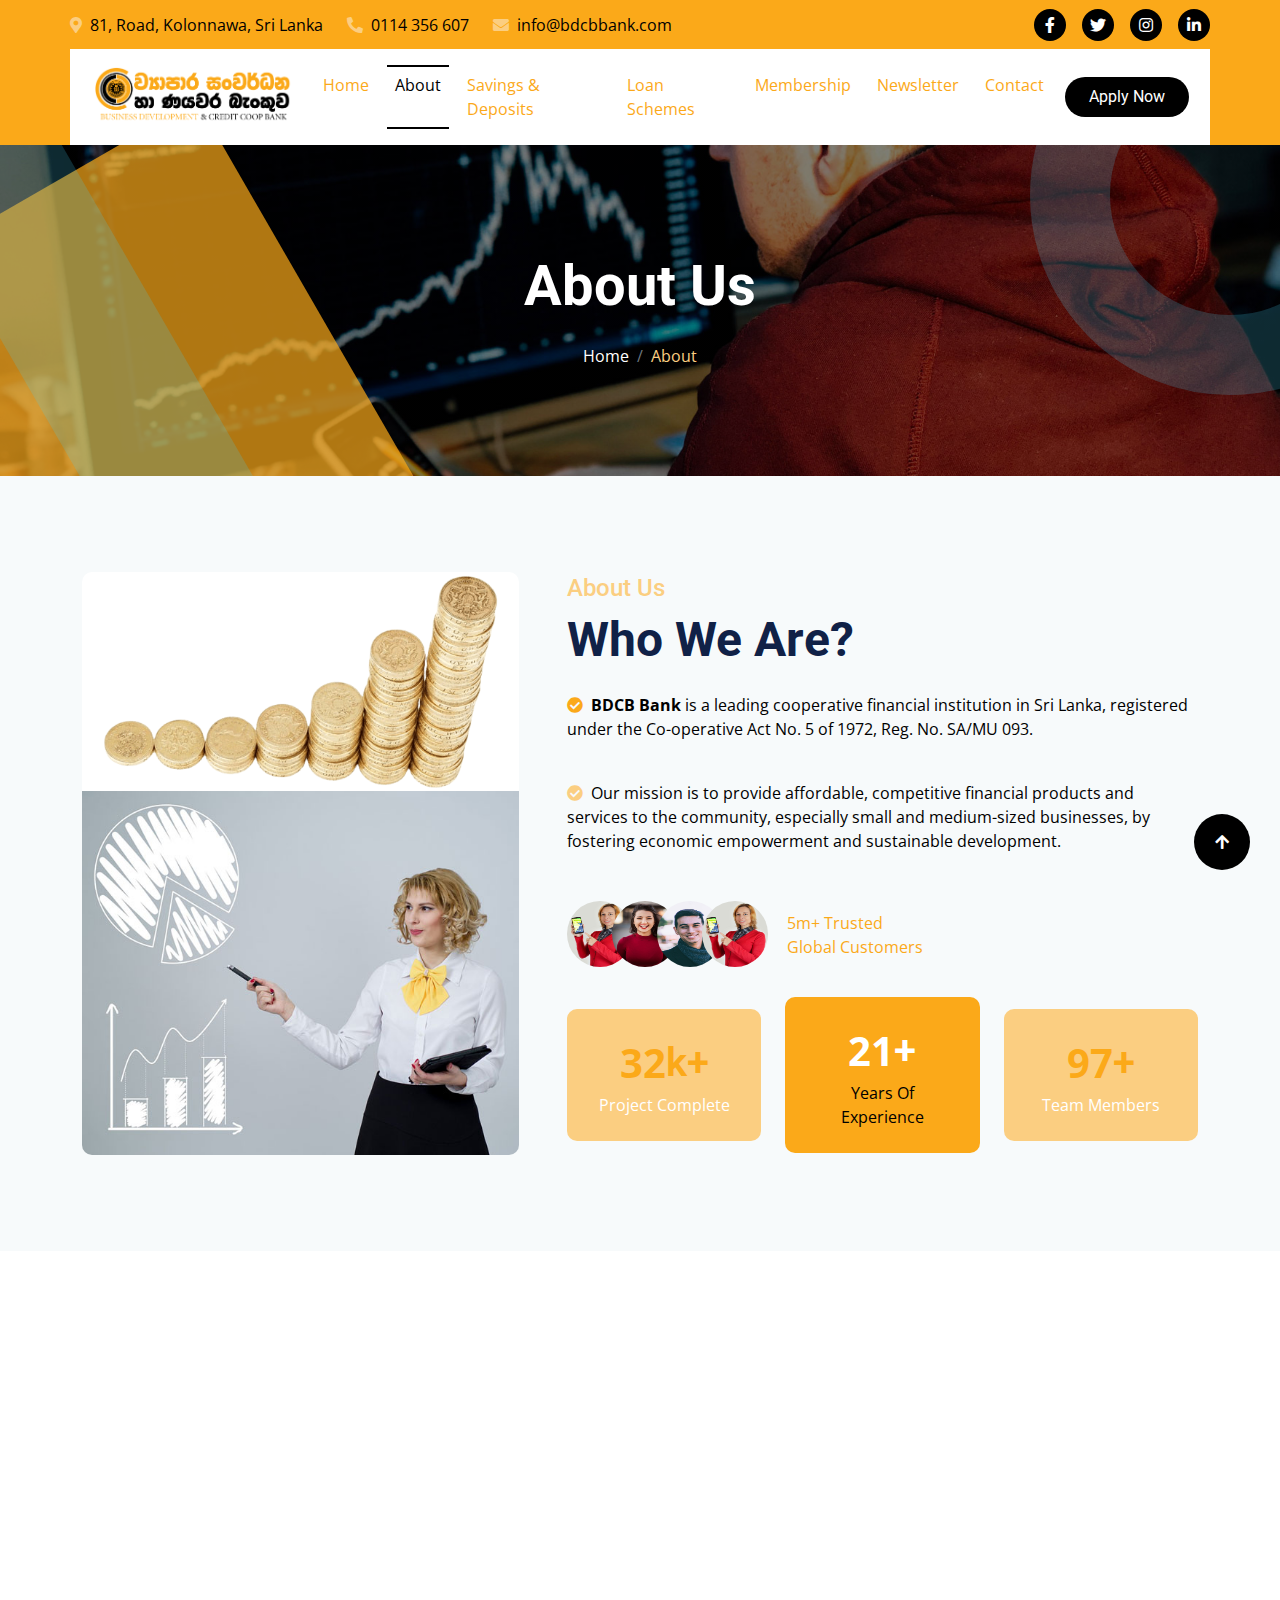
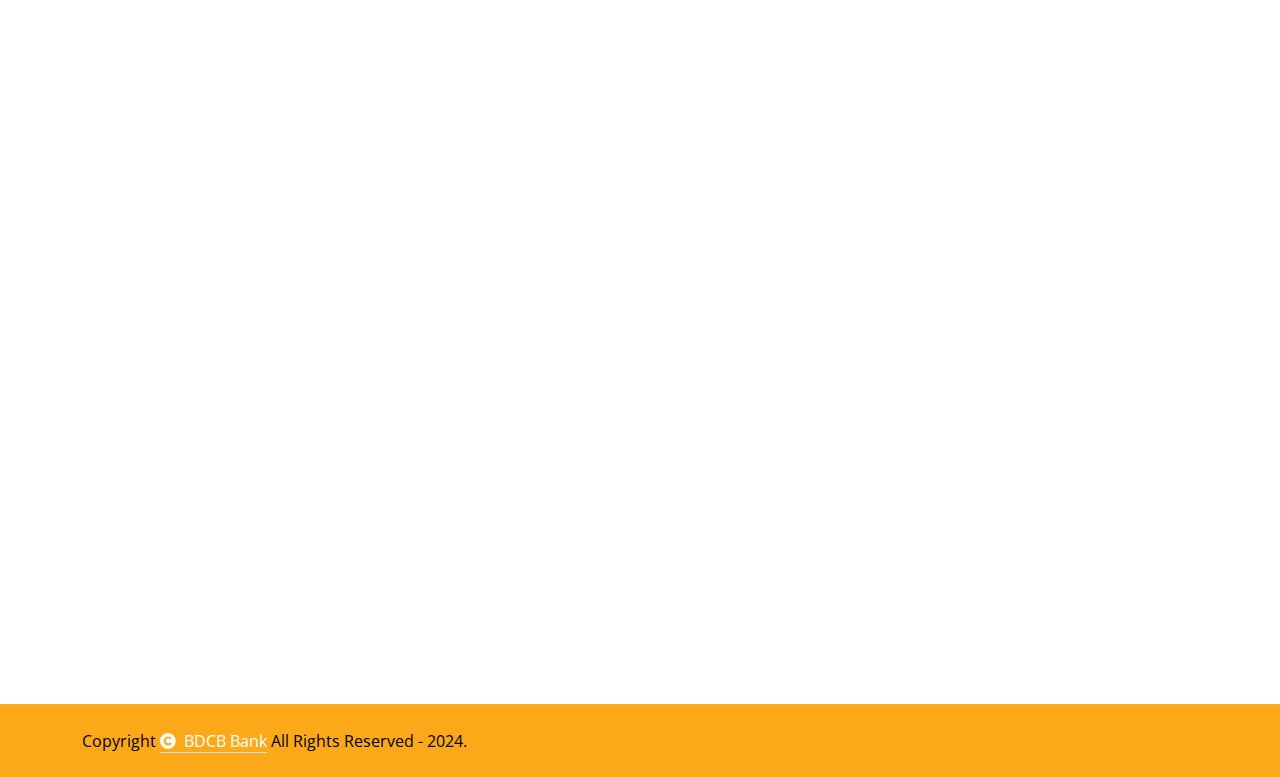
<file: about.html>
<!DOCTYPE html>
<html lang="en">

<head>
    <meta charset="utf-8">
    <title>BDCB Bank - Business Development and Credit Bank</title>
    <meta content="width=device-width, initial-scale=1.0" name="viewport">
    <meta content="" name="keywords">
    <meta content="" name="description">

    <!-- Favicon -->
    <link href="img/favicon.ico" rel="icon">
    <!-- Google Web Fonts -->
    <link rel="preconnect" href="https://fonts.googleapis.com">
    <link rel="preconnect" href="https://fonts.gstatic.com" crossorigin>
    <link
        href="https://fonts.googleapis.com/css2?family=Open+Sans:wght@400;500;600;700&family=Roboto:wght@400;500;700&display=swap"
        rel="stylesheet">

    <!-- Icon Font Stylesheet -->
    <link rel="stylesheet" href="https://use.fontawesome.com/releases/v5.15.4/css/all.css" />
    <link href="https://cdn.jsdelivr.net/npm/bootstrap-icons@1.4.1/font/bootstrap-icons.css" rel="stylesheet">

    <!-- Libraries Stylesheet -->
    <link rel="stylesheet" href="https://cdnjs.cloudflare.com/ajax/libs/animate.css/4.1.1/animate.min.css" />
    <link href="lib/animate/animate.min.css" rel="stylesheet">
    <link href="lib/owlcarousel/assets/owl.carousel.min.css" rel="stylesheet">
    <link href="lib/lightbox/css/lightbox.min.css" rel="stylesheet">


    <!-- Customized Bootstrap Stylesheet -->
    <link href="css/bootstrap.min.css" rel="stylesheet">

    <!-- Template Stylesheet -->
    <link href="css/style.css" rel="stylesheet">
</head>

<body>

    <!-- Spinner Start -->
    <div id="spinner"
        class="show bg-white position-fixed translate-middle w-100 vh-100 top-50 start-50 d-flex align-items-center justify-content-center">
        <div class="spinner-border text-primary" style="width: 3rem; height: 3rem;" role="status">
            <span class="sr-only">Loading...</span>
        </div>
    </div>
    <!-- Spinner End -->


    <!-- Topbar Start -->
    <div class="container-fluid topbar px-0 d-none d-lg-block">
        <div class="container px-0">
            <div class="row gx-0 align-items-center" style="height: 45px;">
                <div class="col-lg-8 text-center text-lg-start mb-lg-0">
                    <div class="d-flex flex-wrap">
                        <a href="https://maps.google.com/?q=81, Road, Kolonnawa, Sri Lanka" class="text-muted me-4"
                            target="_blank"><i class="fas fa-map-marker-alt text-primary me-2"></i>81, Road, Kolonnawa,
                            Sri Lanka</a>
                        <a href="tel:+94114356607" class="text-muted me-4"><i
                                class="fas fa-phone-alt text-primary me-2"></i>0114 356 607</a>
                        <a href="mailto:info@bdcbbank.com" class="text-muted me-0"><i
                                class="fas fa-envelope text-primary me-2"></i>info@bdcbbank.com</a>
                    </div>
                </div>
                <div class="col-lg-4 text-center text-lg-end">
                    <div class="d-flex align-items-center justify-content-end">
                        <a href="#" class="btn btn-primary btn-square rounded-circle nav-fill me-3"><i
                                class="fab fa-facebook-f text-white"></i></a>
                        <a href="#" class="btn btn-primary btn-square rounded-circle nav-fill me-3"><i
                                class="fab fa-twitter text-white"></i></a>
                        <a href="#" class="btn btn-primary btn-square rounded-circle nav-fill me-3"><i
                                class="fab fa-instagram text-white"></i></a>
                        <a href="#" class="btn btn-primary btn-square rounded-circle nav-fill me-0"><i
                                class="fab fa-linkedin-in text-white"></i></a>
                    </div>
                </div>
            </div>
        </div>
    </div>
    <!-- Topbar End -->


    <!-- Navbar & Hero Start -->
    <div class="container-fluid sticky-top px-0">
        <div class="position-absolute bg-dark" style="left: 0; top: 0; width: 100%; height: 100%;">
        </div>
        <div class="container px-0">
            <nav class="navbar navbar-expand-lg navbar-dark bg-white py-3 px-4">
                <a href="index.html" class="navbar-brand p-0">
                    <img src="img/BCSB_Logo-2.png" alt="bdcb bank-logo" style="width: 200px; height: auto;">

                </a>
                <button class="navbar-toggler" type="button" data-bs-toggle="collapse" data-bs-target="#navbarCollapse">
                    <span class="fa fa-bars"></span>
                </button>
                <div class="collapse navbar-collapse" id="navbarCollapse">
                    <div class="navbar-nav ms-auto py-0">
                        <a href="index.html" class="nav-item nav-link">Home</a>
                        <a href="about.html" class="nav-item nav-link active">About</a>
                        <a href="service.html" class="nav-item nav-link">Savings & Deposits</a>
                        <a href="project.html" class="nav-item nav-link">Loan Schemes</a>
                        <a href="membership.html" class="nav-item nav-link">Membership</a>
                        <a href="blog.html" class="nav-item nav-link">Newsletter</a>
                        <a href="contact.html" class="nav-item nav-link">Contact</a>
                    </div>
                    <div class="d-flex align-items-center flex-nowrap pt-xl-0">
                        <a href="#"
                            class="btn btn-primary rounded-pill text-white py-2 px-4 ms-2 flex-wrap flex-sm-shrink-0">Apply
                            Now</a>
                        <!-- <a href="#" class="btn btn-primary rounded-pill text-white py-2 px-4 ms-2 flex-wrap flex-sm-shrink-0">Start Investa</a> -->
                    </div>
                </div>
            </nav>
        </div>
    </div>
    <!-- Navbar & Hero End -->

    <!-- Modal Search Start -->
    <div class="modal fade" id="searchModal" tabindex="-1" aria-labelledby="exampleModalLabel" aria-hidden="true">
        <div class="modal-dialog modal-fullscreen">
            <div class="modal-content rounded-0">
                <div class="modal-header">
                    <h4 class="modal-title mb-0" id="exampleModalLabel">Search by keyword</h4>
                    <button type="button" class="btn-close" data-bs-dismiss="modal" aria-label="Close"></button>
                </div>
                <div class="modal-body d-flex align-items-center">
                    <div class="input-group w-75 mx-auto d-flex">
                        <input type="search" class="form-control p-3" placeholder="keywords"
                            aria-describedby="search-icon-1">
                        <span id="search-icon-1" class="input-group-text p-3"><i class="fa fa-search"></i></span>
                    </div>
                </div>
            </div>
        </div>
    </div>
    <!-- Modal Search End -->

    <!-- Header Start -->
    <div class="container-fluid bg-breadcrumb">
        <div class="bg-breadcrumb-single"></div>
        <div class="container text-center py-5" style="max-width: 900px;">
            <h4 class="text-white display-4 mb-4 wow fadeInDown" data-wow-delay="0.1s">About Us</h4>
            <ol class="breadcrumb justify-content-center mb-0 wow fadeInDown" data-wow-delay="0.3s">
                <li class="breadcrumb-item"><a href="index.html">Home</a></li>
                <li class="breadcrumb-item active text-primary">About</li>
            </ol>
        </div>
    </div>
    <!-- Header End -->

    <div class="container-fluid about bg-light py-5">
        <div class="container py-5">
            <div class="row g-5 align-items-center">
                <div class="col-lg-6 col-xl-5 wow fadeInLeft" data-wow-delay="0.1s">
                    <div class="about-img">
                        <img src="img/about-3.png" class="img-fluid w-100 rounded-top bg-white" alt="bdcb bank-Image" />
                        <img src="img/about-2.jpg" class="img-fluid w-100 rounded-bottom" alt="bdcb bank-Image" />
                    </div>
                </div>
                <div class="col-lg-6 col-xl-7 wow fadeInRight" data-wow-delay="0.3s">
                    <h4 class="text-primary">About Us</h4>
                    <h1 class="display-5 mb-4">Who We Are?</h1>


                    <div class="row g-4 justify-content-between mb-5">
                        <p class="text-black">
                            <i class="fas fa-check-circle text-dark me-1"></i>
                            <b>BDCB Bank </b> is a leading cooperative financial institution
                            in Sri Lanka, registered under the Co-operative Act No. 5 of
                            1972, Reg. No. SA/MU 093.
                        </p>
                        <p class="text-black mb-0">
                            <i class="fas fa-check-circle text-primary me-1"></i> Our
                            mission is to provide affordable, competitive financial products
                            and services to the community, especially small and medium-sized
                            businesses, by fostering economic empowerment and sustainable
                            development.
                        </p>
                    </div>
                    <div class="row g-4 justify-content-between mb-5">


                        <div class="col-xl-7 mb-5">
                            <div class="about-customer d-flex position-relative">
                                <img src="img/customer-img-1.jpg" class="img-fluid btn-xl-square position-absolute"
                                    style="left: 0; top: 0" alt="bdcb bank-Image" />
                                <img src="img/customer-img-2.jpg" class="img-fluid btn-xl-square position-absolute"
                                    style="left: 45px; top: 0" alt="bdcb bank-Image" />
                                <img src="img/customer-img-3.jpg" class="img-fluid btn-xl-square position-absolute"
                                    style="left: 90px; top: 0" alt="bdcb bank-Image" />
                                <img src="img/customer-img-1.jpg" class="img-fluid btn-xl-square position-absolute"
                                    style="left: 135px; top: 0" alt="bdcb bank-Image" />
                                <div class="position-absolute text-dark" style="left: 220px; top: 10px">
                                    <p class="mb-0">5m+ Trusted</p>
                                    <p class="mb-0">Global Customers</p>
                                </div>
                            </div>
                        </div>
                    </div>
                    <div class="row g-4 text-center align-items-center justify-content-center">
                        <div class="col-sm-4">
                            <div class="bg-primary rounded p-4">
                                <div class="d-flex align-items-center justify-content-center">
                                    <span class="counter-value fs-1 fw-bold text-dark"
                                        data-toggle="counter-up">32</span>
                                    <h4 class="text-dark fs-1 mb-0" style="font-weight: 600; font-size: 25px">
                                        k+
                                    </h4>
                                </div>
                                <div class="w-100 d-flex align-items-center justify-content-center">
                                    <p class="text-white mb-0">Project Complete</p>
                                </div>
                            </div>
                        </div>
                        <div class="col-sm-4">
                            <div class="bg-dark rounded p-4">
                                <div class="d-flex align-items-center justify-content-center">
                                    <span class="counter-value fs-1 fw-bold text-white"
                                        data-toggle="counter-up">21</span>
                                    <h4 class="text-white fs-1 mb-0" style="font-weight: 600; font-size: 25px">
                                        +
                                    </h4>
                                </div>
                                <div class="w-100 d-flex align-items-center justify-content-center">
                                    <p class="mb-0">Years Of Experience</p>
                                </div>
                            </div>
                        </div>
                        <div class="col-sm-4">
                            <div class="bg-primary rounded p-4">
                                <div class="d-flex align-items-center justify-content-center">
                                    <span class="counter-value fs-1 fw-bold text-dark"
                                        data-toggle="counter-up">97</span>
                                    <h4 class="text-dark fs-1 mb-0" style="font-weight: 600; font-size: 25px">
                                        +
                                    </h4>
                                </div>
                                <div class="w-100 d-flex align-items-center justify-content-center">
                                    <p class="text-white mb-0">Team Members</p>
                                </div>
                            </div>
                        </div>
                    </div>
                </div>
            </div>
        </div>
    </div>
    <!-- About End -->


    <!-- Team Start -->
    <div class="container-fluid team py-5">
        <div class="container py-5">
            <div class="row g-4 justify-content-center">
                <div class="col-md-6 col-lg-4 col-xl-3 wow fadeInUp" data-wow-delay="0.1s">
                    <div class="service-item bg-light rounded">
                        <div class="service-content text-center p-4">
                            <div class="service-content-inner">
                                <p class="h4 mb-4 text-center">Our Values</p> <!-- Center the title -->
                                <ul class="text-start">
                                    <!-- Align the list to the left -->
                                    <li>Transparency</li>
                                    <li>Integrity</li>
                                    <li>Community Empowerment</li>
                                    <li>Sustainable Development</li>
                                </ul>
                                <br /><br />
                            </div>
                        </div>
                    </div>
                </div>
                <div class="col-md-6 col-lg-4 col-xl-3 wow fadeInUp" data-wow-delay="0.1s">
                    <div class="service-item bg-light rounded">
                        <div class="service-content text-center p-4">
                            <div class="service-content-inner">
                                <p class="h4 mb-4 d-inline-flex text-start">Our History</p>
                                <p class="mb-4">
                                    Established in [Year], BDCB Bank has been dedicated to supporting the community
                                    through innovative financial services tailored to the needs of Sri Lankan residents.
                                </p>


                            </div>
                        </div>
                    </div>
                </div>
                <div class="col-md-6 col-lg-4 col-xl-3 wow fadeInUp" data-wow-delay="0.1s">
                    <div class="service-item bg-light rounded">
                        <div class="service-content text-center p-4">
                            <div class="service-content-inner">
                                <p class="h4 mb-4 d-inline-flex text-start">Our Mission</p>
                                <p class="mb-4">
                                    Empowering communities through affordable financial solutions and cooperative
                                    principles.
                                </p>
                                <br /><br />
                            </div>
                        </div>
                    </div>
                </div>
                <div class="col-md-6 col-lg-4 col-xl-3 wow fadeInUp" data-wow-delay="0.1s">
                    <div class="service-item bg-light rounded">
                        <div class="service-content text-center p-4">
                            <div class="service-content-inner">
                                <p class="h4 mb-4 d-inline-flex text-start">Our Vision</p>
                                <p class="mb-4">
                                    To become the leading cooperative bank in Sri Lanka, providing financial stability
                                    and
                                    growth opportunities for all our members.
                                </p>
                                <br />
                            </div>
                        </div>
                    </div>
                </div>
            </div>
        </div>
    </div>
    <!-- Team End -->



    <!-- Footer Start -->
    <div class="container-fluid footer py-5 wow fadeIn" data-wow-delay="0.2s">
        <div class="container py-5">
            <div class="row g-5">
                <div class="col-md-6 col-lg-6 col-xl-3">
                    <div class="footer-item d-flex flex-column">
                        <div class="footer-item">
                            <h4 class="text-white mb-4">BDCB Bank</h4>
                            <p class="mb-3">BDCB Bank is a leading cooperative financial institution in Sri Lanka,
                                registered under
                                the Co-operative Act No. 5 of 1972, Reg. No. SA/MU 093.</p>

                        </div>
                    </div>
                </div>
                <div class="col-md-6 col-lg-6 col-xl-3">
                    <div class="footer-item d-flex flex-column">
                        <h4 class="text-white mb-4">Explore</h4>
                        <a href="index.html"><i class="fas fa-angle-right me-2"></i> Home</a>
                        <a href="about.html"><i class="fas fa-angle-right me-2"></i> About</a>
                        <a href="service.html"><i class="fas fa-angle-right me-2"></i> Savings & Deposits</a>
                        <a href="project.html"><i class="fas fa-angle-right me-2"></i> Loan Schemes</a>
                        <a href="membership.html"><i class="fas fa-angle-right me-2"></i> Membership</a>
                        <a href="blog.html"><i class="fas fa-angle-right me-2"></i> Newsletter</a>
                        <a href="contact.html"><i class="fas fa-angle-right me-2"></i> Contact Us</a>
                    </div>

                </div>
                <div class="col-md-6 col-lg-6 col-xl-3">
                    <div class="footer-item d-flex flex-column">
                        <h4 class="text-white mb-4">Contact Info</h4>
                        <a href="https://maps.google.com/?q=81, Road, Kolonnawa, Sri Lanka" target="_blank"><i
                                class="fa fa-map-marker-alt me-2"></i> 81, Road, Kolonnawa, Sri
                            Lanka</a>
                        <a href="mailto:info@bdcbbank.com" target="_blank"><i class="fas fa-envelope me-2"></i>
                            info@bdcbbank.com</a>

                        <a href="tel:+94114 356 607"><i class="fas fa-phone me-2"></i>+94 114 356 607</a>
                        <h6 class="text-white text-uppercase mt-4 mb-3" style="letter-spacing: 5px;">Follow Us</h6>
                        <div class="d-flex align-items-center">
                            <a class="btn btn-light btn-md-square me-2" href=""><i class="fab fa-facebook-f"></i></a>
                            <a class="btn btn-light btn-md-square me-2" href=""><i class="fab fa-twitter"></i></a>
                            <a class="btn btn-light btn-md-square me-2" href=""><i class="fab fa-instagram"></i></a>
                            <a class="btn btn-light btn-md-square me-0" href=""><i class="fab fa-linkedin-in"></i></a>
                        </div>
                    </div>
                </div>
                <div class="col-md-6 col-lg-6 col-xl-3">
                    <div class="footer-item-post d-flex flex-column">
                        <h4 class="text-white mb-4">Popular Post</h4>
                        <div class="d-flex flex-column mb-3">
                            <p class="text-uppercase text-white mb-2">Benefits</p>
                            <p class="text-body">BDCB Bank: Empowerment through community and ownership.</p>
                        </div>
                        <div class="d-flex flex-column mb-3">
                            <p class="text-uppercase text-white mb-2">Membership</p>
                            <p class="text-body">Simple guide to BDCB Bank membership: eligibility, documents,
                                benefits.</p>
                        </div>
                        <div class="footer-btn text-start">
                            <a href="blog.html" class="btn btn-light rounded-pill px-4">View All Post <i
                                    class="fa fa-arrow-right ms-1"></i></a>
                        </div>
                    </div>
                </div>
            </div>
        </div>
    </div>
    <!-- Footer End -->

    <!-- Copyright Start -->
    <div class="container-fluid copyright py-4">
        <div class="container">
            <div class="row g-4 align-items-center">
                <div class="col-md-6 text-center text-md-start mb-md-0">
                    <span class="text-body">Copyright <a href="#" class="border-bottom text-white"><i
                                class="fas fa-copyright text-light me-2"></i>BDCB Bank</a> All Rights Reserved -
                        2024.</span>
                </div>
                <div class="col-md-6 text-center text-md-end text-body">
                    <!--/*** This template is free as long as you keep the below author’s credit link/attribution link/backlink. ***/-->
                    <!--/*** If you'd like to use the template without the below author’s credit link/attribution link/backlink, ***/-->
                    <!--/*** you can purchase the Credit Removal License from "https://htmlcodex.com/credit-removal". ***/-->
                    <!-- Designed By <a class="border-bottom text-primary" href="https://htmlcodex.com">HTML Codex</a> -->
                </div>
            </div>
        </div>
    </div>
    <!-- Copyright End -->


    <!-- Back to Top -->
    <a href="#" class="btn btn-primary btn-lg-square back-to-top"><i class="fa fa-arrow-up"></i></a>


    <!-- JavaScript Libraries -->
    <script src="https://ajax.googleapis.com/ajax/libs/jquery/3.6.4/jquery.min.js"></script>
    <script src="https://cdn.jsdelivr.net/npm/bootstrap@5.0.0/dist/js/bootstrap.bundle.min.js"></script>
    <script src="lib/wow/wow.min.js"></script>
    <script src="lib/easing/easing.min.js"></script>
    <script src="lib/waypoints/waypoints.min.js"></script>
    <script src="lib/counterup/counterup.min.js"></script>
    <script src="lib/owlcarousel/owl.carousel.min.js"></script>
    <script src="lib/lightbox/js/lightbox.min.js"></script>


    <!-- Template Javascript -->
    <script src="js/main.js"></script>
</body>

</html>
</file>
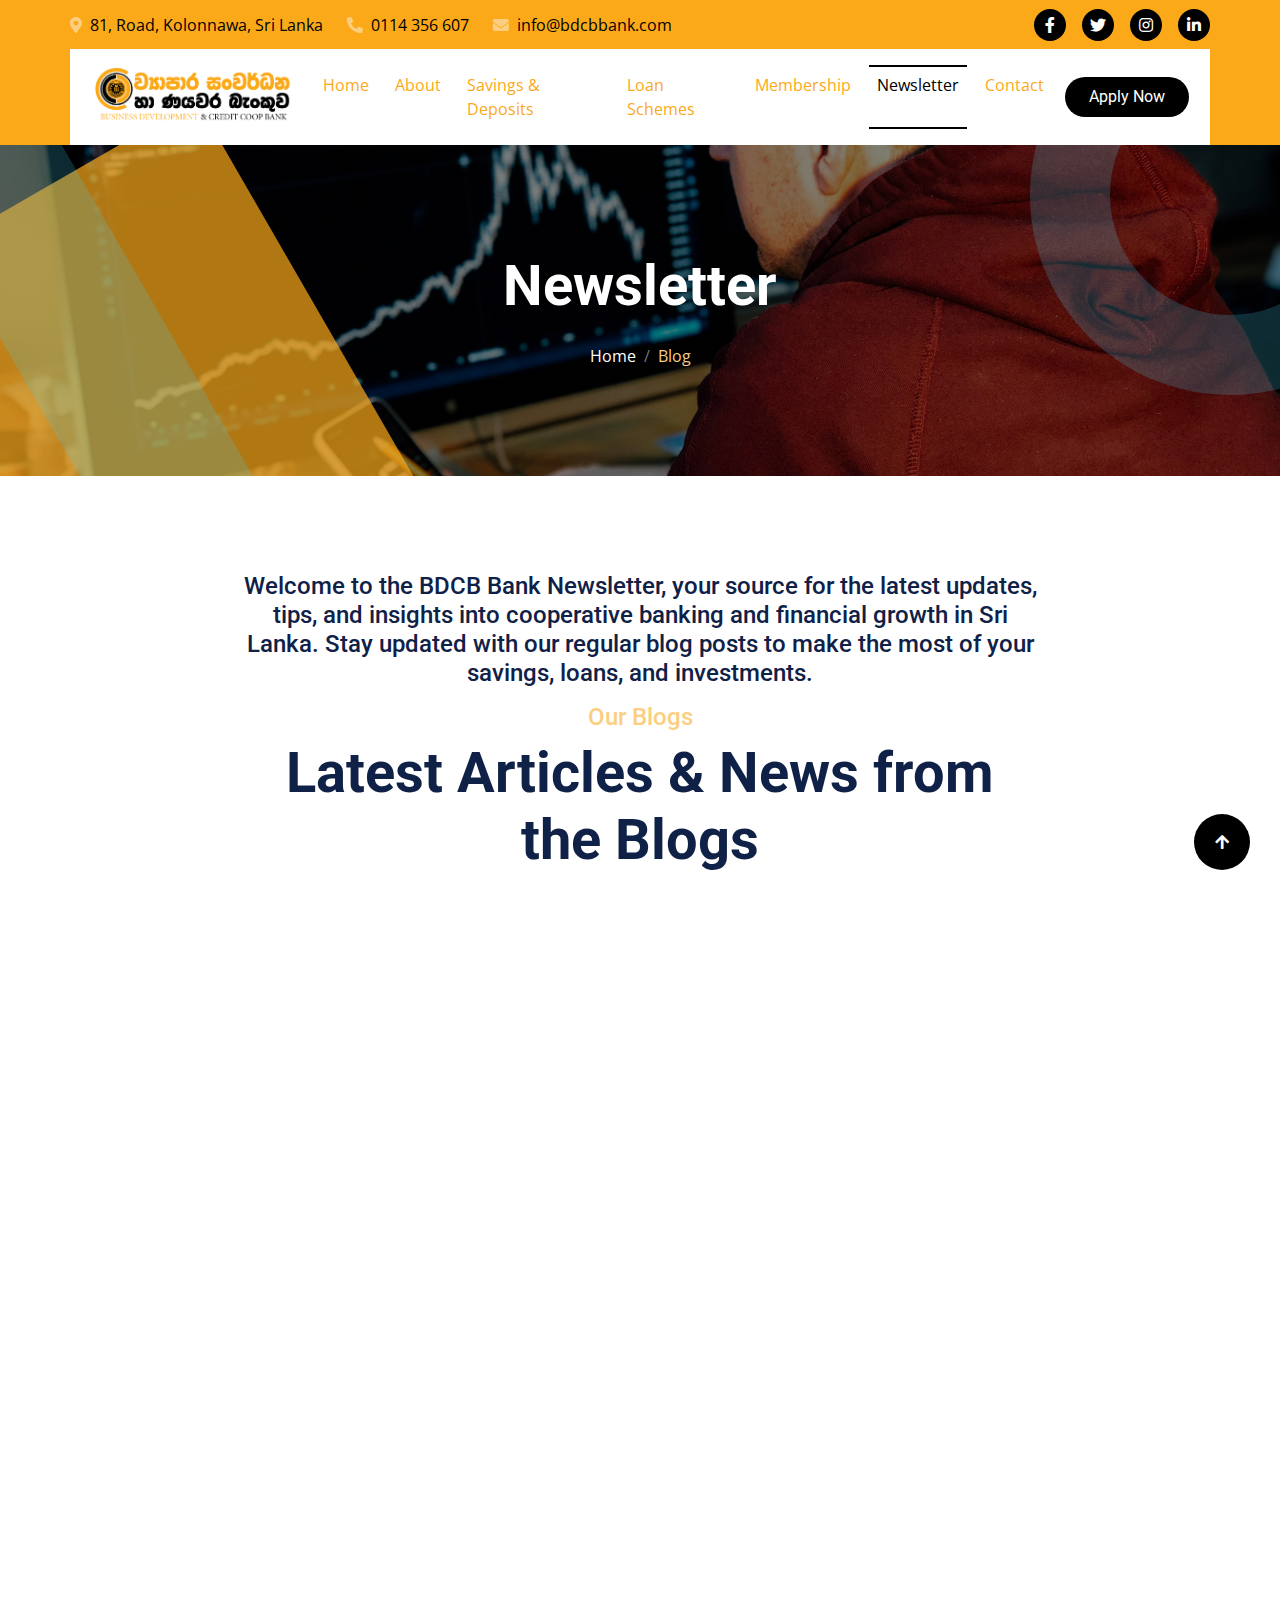
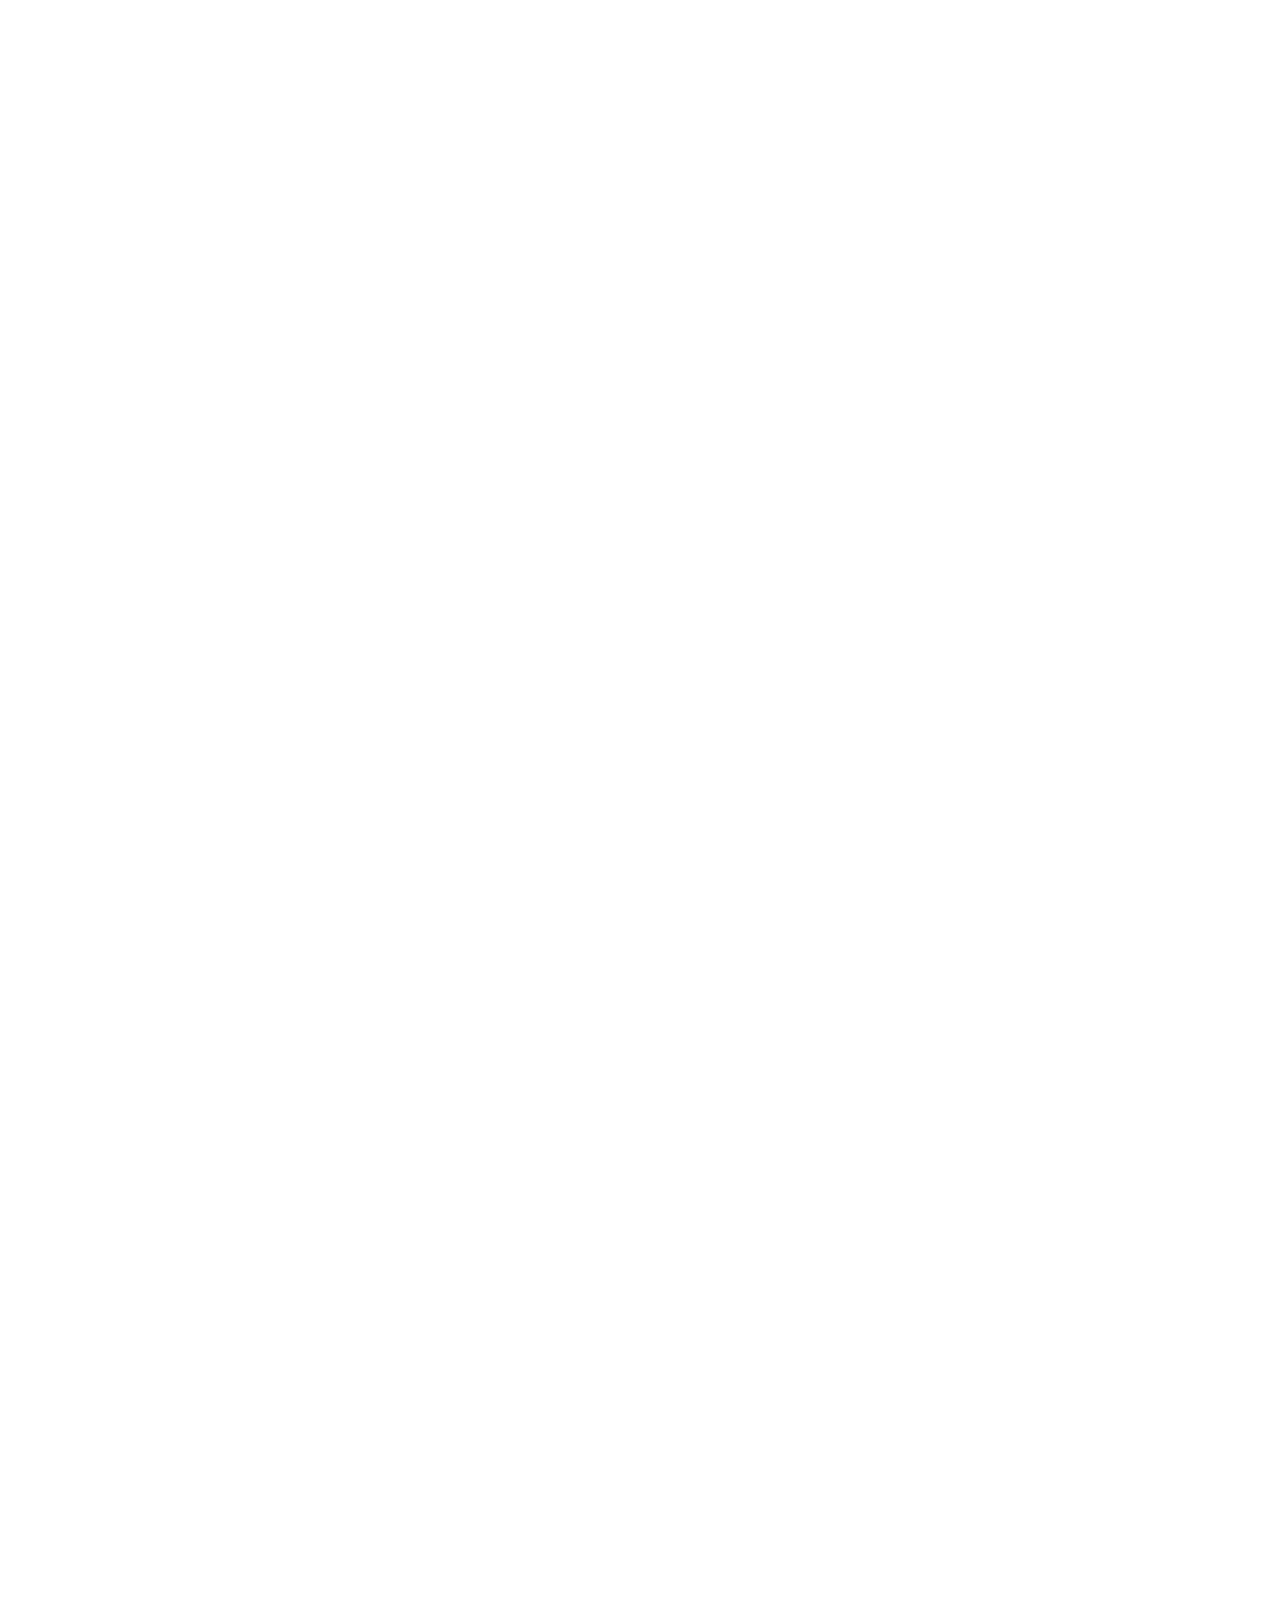
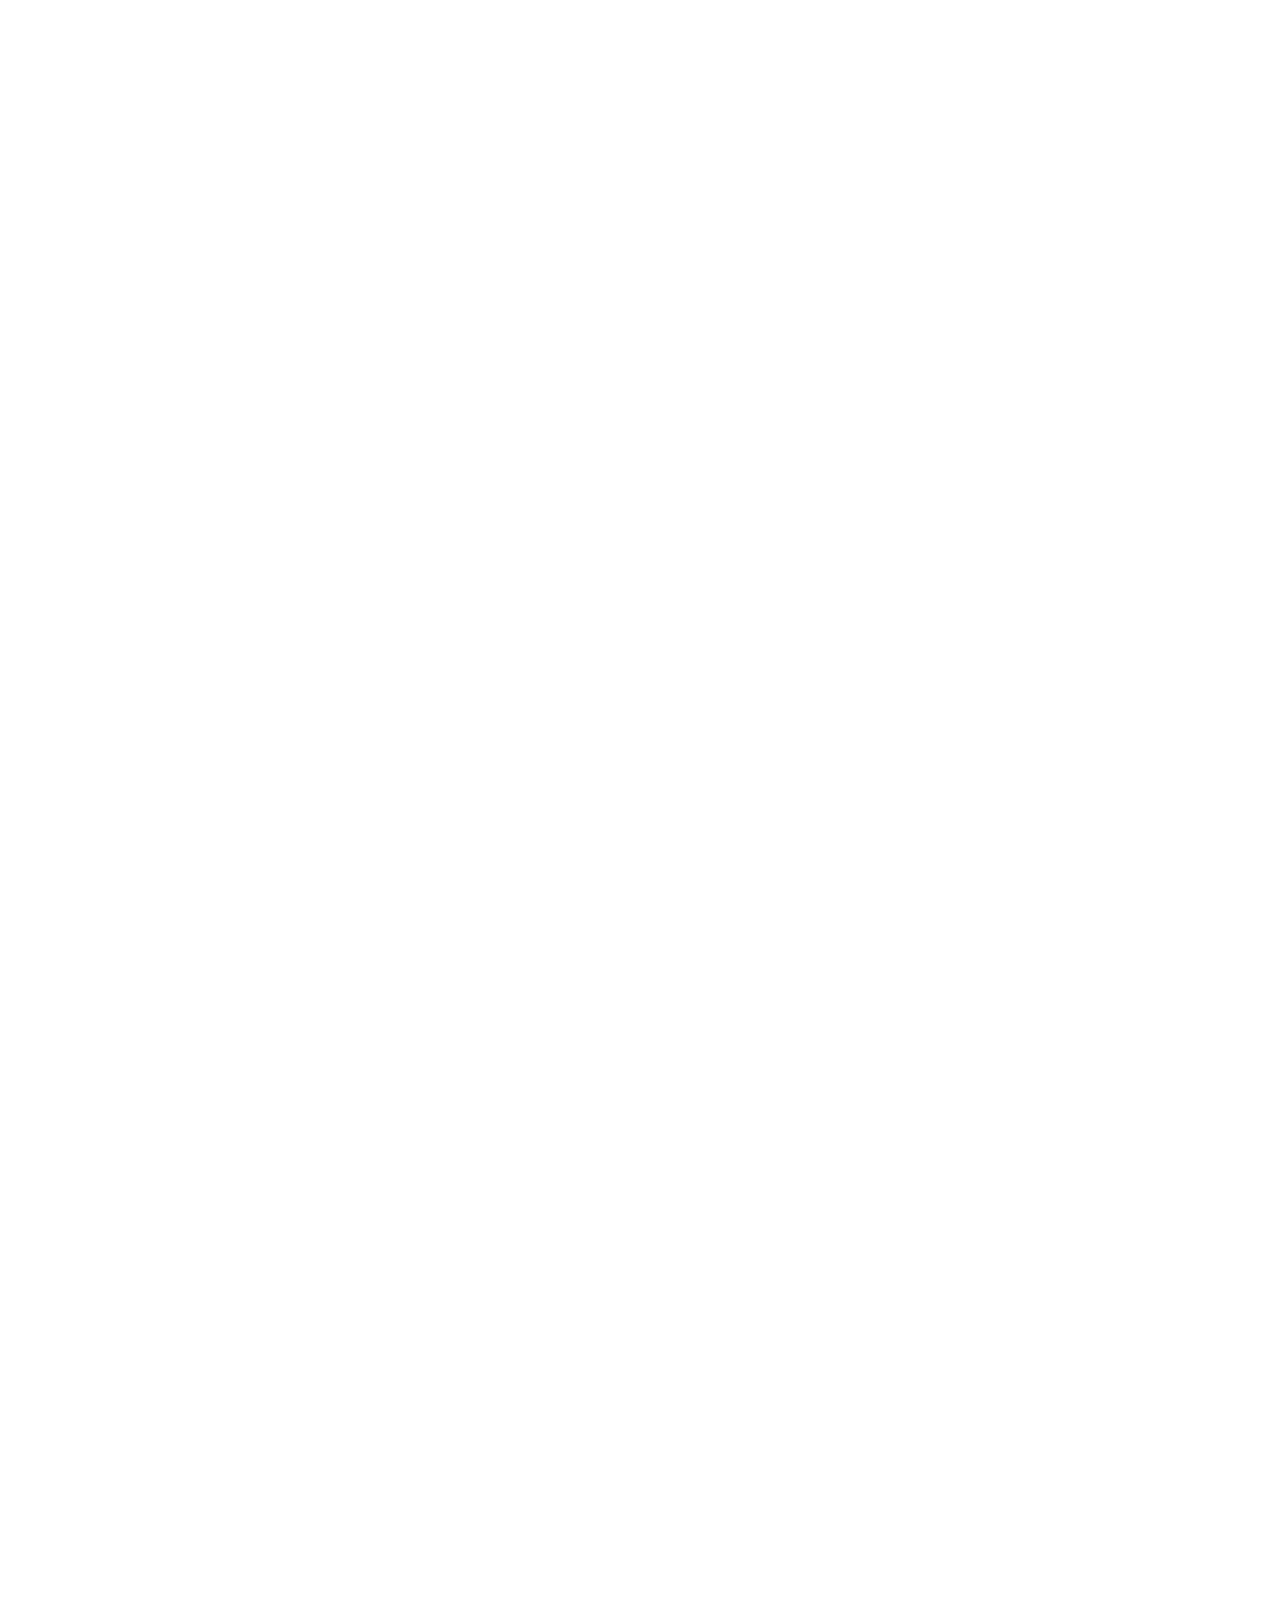
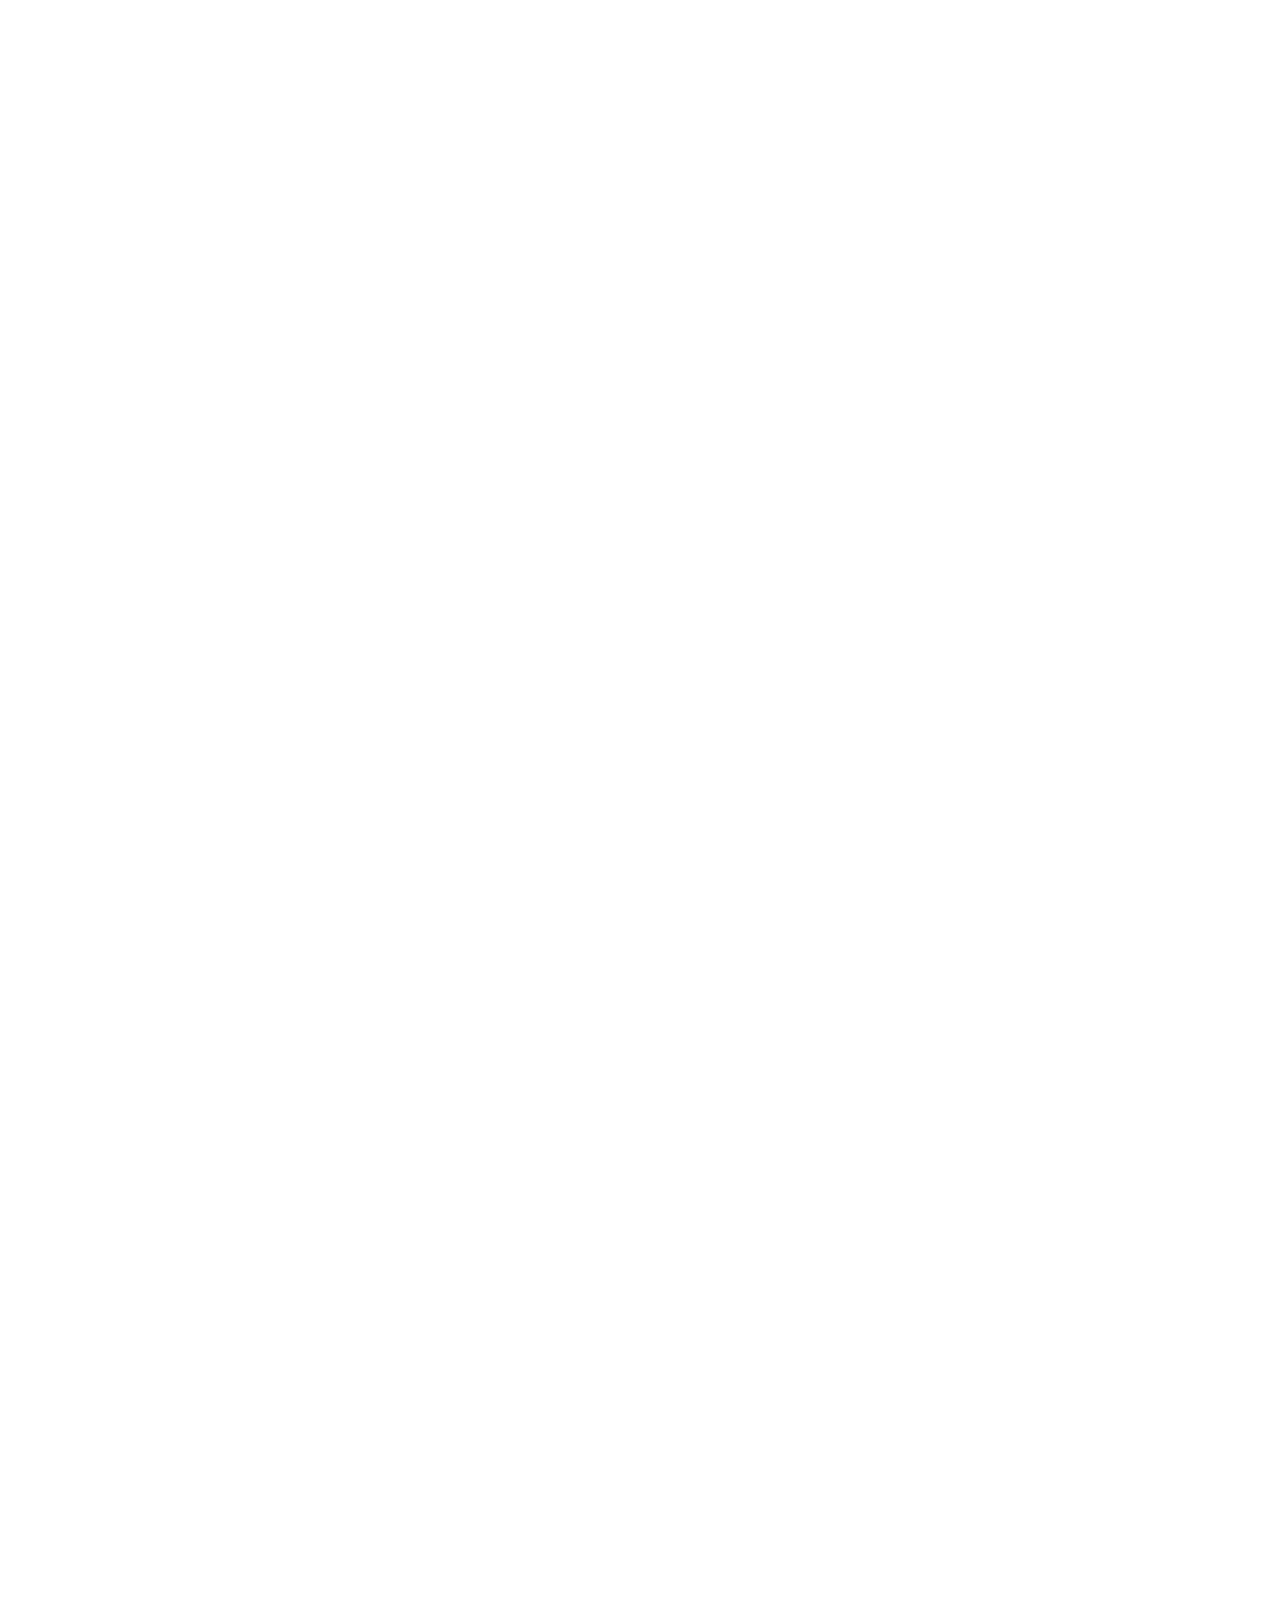
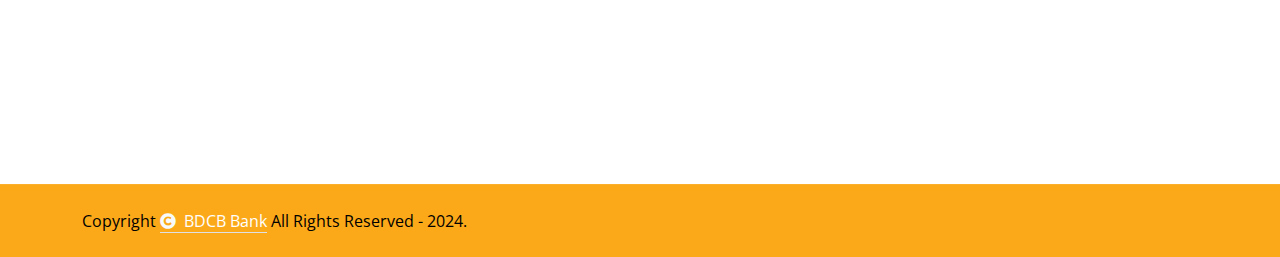
<file: blog.html>
<!DOCTYPE html>
<html lang="en">

<head>
    <meta charset="utf-8">
    <title>BDCB Bank - Business Development and Credit Bank</title>
    <meta content="width=device-width, initial-scale=1.0" name="viewport">
    <meta content="" name="keywords">
    <meta content="" name="description">

    <!-- Favicon -->
    <link href="img/favicon.ico" rel="icon">
    <!-- Google Web Fonts -->
    <link rel="preconnect" href="https://fonts.googleapis.com">
    <link rel="preconnect" href="https://fonts.gstatic.com" crossorigin>
    <link
        href="https://fonts.googleapis.com/css2?family=Open+Sans:wght@400;500;600;700&family=Roboto:wght@400;500;700&display=swap"
        rel="stylesheet">

    <!-- Icon Font Stylesheet -->
    <link rel="stylesheet" href="https://use.fontawesome.com/releases/v5.15.4/css/all.css" />
    <link href="https://cdn.jsdelivr.net/npm/bootstrap-icons@1.4.1/font/bootstrap-icons.css" rel="stylesheet">

    <!-- Libraries Stylesheet -->
    <link rel="stylesheet" href="https://cdnjs.cloudflare.com/ajax/libs/animate.css/4.1.1/animate.min.css" />
    <link href="lib/animate/animate.min.css" rel="stylesheet">
    <link href="lib/owlcarousel/assets/owl.carousel.min.css" rel="stylesheet">
    <link href="lib/lightbox/css/lightbox.min.css" rel="stylesheet">


    <!-- Customized Bootstrap Stylesheet -->
    <link href="css/bootstrap.min.css" rel="stylesheet">

    <!-- Template Stylesheet -->
    <link href="css/style.css" rel="stylesheet">
</head>

<body>

    <!-- Spinner Start -->
    <div id="spinner"
        class="show bg-white position-fixed translate-middle w-100 vh-100 top-50 start-50 d-flex align-items-center justify-content-center">
        <div class="spinner-border text-primary" style="width: 3rem; height: 3rem;" role="status">
            <span class="sr-only">Loading...</span>
        </div>
    </div>
    <!-- Spinner End -->


    <!-- Topbar Start -->
    <div class="container-fluid topbar px-0 d-none d-lg-block">
        <div class="container px-0">
            <div class="row gx-0 align-items-center" style="height: 45px;">
                <div class="col-lg-8 text-center text-lg-start mb-lg-0">
                    <div class="d-flex flex-wrap">
                        <a href="https://maps.google.com/?q=81, Road, Kolonnawa, Sri Lanka" class="text-muted me-4"
                            target="_blank"><i class="fas fa-map-marker-alt text-primary me-2"></i>81, Road, Kolonnawa,
                            Sri Lanka</a>
                        <a href="tel:+94114356607" class="text-muted me-4"><i
                                class="fas fa-phone-alt text-primary me-2"></i>0114 356 607</a>
                        <a href="mailto:info@bdcbbank.com" class="text-muted me-0"><i
                                class="fas fa-envelope text-primary me-2"></i>info@bdcbbank.com</a>
                    </div>
                </div>

                <div class="col-lg-4 text-center text-lg-end">
                    <div class="d-flex align-items-center justify-content-end">
                        <a href="#" class="btn btn-primary btn-square rounded-circle nav-fill me-3"><i
                                class="fab fa-facebook-f text-white"></i></a>
                        <a href="#" class="btn btn-primary btn-square rounded-circle nav-fill me-3"><i
                                class="fab fa-twitter text-white"></i></a>
                        <a href="#" class="btn btn-primary btn-square rounded-circle nav-fill me-3"><i
                                class="fab fa-instagram text-white"></i></a>
                        <a href="#" class="btn btn-primary btn-square rounded-circle nav-fill me-0"><i
                                class="fab fa-linkedin-in text-white"></i></a>
                    </div>
                </div>
            </div>
        </div>
    </div>
    <!-- Topbar End -->


    <!-- Navbar & Hero Start -->
    <div class="container-fluid sticky-top px-0">
        <div class="position-absolute bg-dark" style="left: 0; top: 0; width: 100%; height: 100%;">
        </div>
        <div class="container px-0">
            <nav class="navbar navbar-expand-lg navbar-dark bg-white py-3 px-4">
                <a href="index.html" class="navbar-brand p-0">
                    <img src="img/BCSB_Logo-2.png" alt="bdcb bank-logo" style="width: 200px; height: auto;">

                </a>
                <button class="navbar-toggler" type="button" data-bs-toggle="collapse" data-bs-target="#navbarCollapse">
                    <span class="fa fa-bars"></span>
                </button>
                <div class="collapse navbar-collapse" id="navbarCollapse">
                    <div class="navbar-nav ms-auto py-0">
                        <a href="index.html" class="nav-item nav-link">Home</a>
                        <a href="about.html" class="nav-item nav-link">About</a>
                        <a href="service.html" class="nav-item nav-link">Savings & Deposits</a>
                        <a href="project.html" class="nav-item nav-link">Loan Schemes</a>
                        <a href="membership.html" class="nav-item nav-link">Membership</a>
                        <a href="blog.html" class="nav-item nav-link active">Newsletter</a>
                        <a href="contact.html" class="nav-item nav-link">Contact</a>
                    </div>
                    <div class="d-flex align-items-center flex-nowrap pt-xl-0">
                        <a href="#"
                            class="btn btn-primary rounded-pill text-white py-2 px-4 ms-2 flex-wrap flex-sm-shrink-0">Apply
                            Now</a>
                        <!-- <a href="#" class="btn btn-primary rounded-pill text-white py-2 px-4 ms-2 flex-wrap flex-sm-shrink-0">Start Investa</a> -->
                    </div>
                </div>
            </nav>
        </div>
    </div>
    <!-- Navbar & Hero End -->

    <!-- Modal Search Start -->
    <div class="modal fade" id="searchModal" tabindex="-1" aria-labelledby="exampleModalLabel" aria-hidden="true">
        <div class="modal-dialog modal-fullscreen">
            <div class="modal-content rounded-0">
                <div class="modal-header">
                    <h4 class="modal-title mb-0" id="exampleModalLabel">Search by keyword</h4>
                    <button type="button" class="btn-close" data-bs-dismiss="modal" aria-label="Close"></button>
                </div>
                <div class="modal-body d-flex align-items-center">
                    <div class="input-group w-75 mx-auto d-flex">
                        <input type="search" class="form-control p-3" placeholder="keywords"
                            aria-describedby="search-icon-1">
                        <span id="search-icon-1" class="input-group-text p-3"><i class="fa fa-search"></i></span>
                    </div>
                </div>
            </div>
        </div>
    </div>
    <!-- Modal Search End -->

    <!-- Header Start -->
    <div class="container-fluid bg-breadcrumb">
        <div class="bg-breadcrumb-single"></div>
        <div class="container text-center py-5" style="max-width: 900px;">
            <h4 class="text-white display-4 mb-4 wow fadeInDown" data-wow-delay="0.1s">Newsletter</h4>
            <ol class="breadcrumb justify-content-center mb-0 wow fadeInDown" data-wow-delay="0.3s">
                <li class="breadcrumb-item"><a href="index.html">Home</a></li>
                <li class="breadcrumb-item active text-primary">Blog</li>
            </ol>
        </div>
    </div>
    <!-- Header End -->

    <!-- Blog Start -->
    <div class="container-fluid blog py-5">
        <div class="container py-5">
            <div class="text-center mx-auto pb-5 wow fadeInUp" data-wow-delay="0.1s" style="max-width: 800px;">
                <h4 class="mb-3">Welcome to the BDCB Bank Newsletter, your source for the latest updates, tips, and
                    insights
                    into cooperative banking and financial growth in Sri Lanka. Stay updated with our regular blog
                    posts to make the most of your savings, loans, and investments.</h4>
                <h4 class="text-primary">Our Blogs</h4>
                <h1 class="display-4">Latest Articles & News from the Blogs</h1>
            </div>
            <div class="row g-4 justify-content-center">
                <div class="col-md-6 col-lg-6 col-xl-4 wow fadeInUp" data-wow-delay="0.1s">
                    <div class="blog-item bg-light rounded p-4" style="background-image: url(img/bg.png);">
                        <div class="mb-4">
                            <h4 class="text-primary mb-2">The Benefits of Joining a Cooperative Bank in Sri Lanka </h4>
                            <!-- <div class="d-flex justify-content-between">
                                <p class="h4 mb-0"> The Benefits of Joining a Cooperative Bank in Sri Lanka</p>
                                
                            </div> -->
                        </div>
                        <div class="project-img">
                            <img src="img/1.jpg" class="img-fluid w-100 rounded" alt="bdcb bank-Image">
                            <div class="blog-plus-icon">
                                <a href="img/1.jpg" data-lightbox="blog-1"
                                    class="btn btn-primary btn-md-square rounded-pill"><i
                                        class="fas fa-plus fa-1x"></i></a>
                            </div>
                        </div>
                        <div class="my-4">
                            <a href="#" class="h4">Discover how cooperative banks like BDCB Bank empower individuals
                                through
                                collective ownership, community support, and better financial options than traditional
                                banks.</a>
                        </div>
                        <a class="btn btn-primary rounded-pill py-2 px-4" href="#" data-bs-toggle="modal"
                            data-bs-target="#blogModal-1">Explore More</a>
                    </div>
                </div>

                <div class="modal fade" id="blogModal-1" tabindex="-1" aria-labelledby="blogModalLabel"
                    aria-hidden="true">
                    <div class="modal-dialog modal-lg">
                        <div class="modal-content">
                            <div class="modal-header">
                                <h5 class="modal-title" id="blogModalLabel">The Benefits of Joining a Cooperative Bank
                                    in Sri Lanka</h5>
                                <button type="button" class="btn-close" data-bs-dismiss="modal"
                                    aria-label="Close"></button>
                            </div>
                            <div class="modal-body">
                                <p>
                                    Cooperative banks operate on a unique model of customer ownership and shared
                                    profits. Unlike traditional banks, where shareholders drive decisions and profits
                                    are the primary goal, cooperative banks are formed to serve their members. Members
                                    of cooperative banks, like BDCB Bank, are not only customers but also owners. This
                                    model brings numerous benefits to the community, making cooperative banks a popular
                                    choice in Sri Lanka.
                                </p>
                                <p>
                                    One of the most significant advantages of joining a cooperative bank is
                                    profit-sharing. Since cooperative banks aim to benefit their members rather than
                                    outside shareholders, profits are often reinvested into the bank or shared among
                                    members through lower fees, higher interest rates, or dividends. This creates a
                                    financial institution that directly supports its members' growth.
                                </p>
                                <p>
                                    In Sri Lanka, many cooperative banks, including BDCB Bank, focus on community
                                    welfare. They provide low-interest loans to small businesses, entrepreneurs, and
                                    individuals, promoting local economic development. Furthermore, they often offer
                                    financial literacy programs and workshops to help members better understand their
                                    finances.
                                </p>
                                <p>
                                    Another benefit is the personalized service. Because cooperative banks are more
                                    community-focused, members often receive more attention and tailored financial
                                    solutions than they would from larger commercial banks. For example, BDCB Bank
                                    offers special savings accounts, loan options, and more.
                                </p>
                            </div>
                            <div class="modal-footer">
                                <button type="button" class="btn btn-secondary" data-bs-dismiss="modal">Close</button>
                            </div>
                        </div>
                    </div>
                </div>

                <div class="col-md-6 col-lg-6 col-xl-4 wow fadeInUp" data-wow-delay="0.3s">
                    <div class="blog-item bg-light rounded p-4" style="background-image: url(img/bg.png);">
                        <div class="mb-4">
                            <h4 class="text-primary mb-2">How BDCB Bank Offers Better Interest Rates than Commercial
                                Banks</h4>
                            <!-- <div class="d-flex justify-content-between">
                                <p class="h4 mb-0"> How BDCB Bank Offers Better Interest Rates than Commercial Banks</p>
                            
                            </div> -->
                        </div>
                        <div class="project-img">
                            <img src="img/2.jpg" class="img-fluid w-100 rounded" alt="bdcb bank-Image">
                            <div class="blog-plus-icon">
                                <a href="img/2.jpg" data-lightbox="blog-2"
                                    class="btn btn-primary btn-md-square rounded-pill"><i
                                        class="fas fa-plus fa-1x"></i></a>
                            </div>
                        </div>
                        <div class="my-4">
                            <a href="#" class="h4">Learn how our savings and fixed deposit schemes provide you with
                                higher interest
                                rates and more attractive benefits compared to larger commercial banks in Sri Lanka.</a>
                        </div>
                        <a class="btn btn-primary rounded-pill py-2 px-4" href="#" data-bs-toggle="modal"
                            data-bs-target="#blogModal-2">Explore More</a>
                    </div>
                </div>

                <div class="modal fade" id="blogModal-2" tabindex="-1" aria-labelledby="blogModalLabel"
                    aria-hidden="true">
                    <div class="modal-dialog modal-lg">
                        <div class="modal-content">
                            <div class="modal-header">
                                <h5 class="modal-title" id="blogModalLabel">How BDCB Bank Offers Better Interest Rates
                                    than Commercial Banks</h5>
                                <button type="button" class="btn-close" data-bs-dismiss="modal"
                                    aria-label="Close"></button>
                            </div>
                            <div class="modal-body">
                                <p>
                                    BDCB Bank is dedicated to providing its members with competitive financial products,
                                    including savings and fixed deposit accounts that offer interest rates up to 2%
                                    higher than
                                    leading commercial banks in Sri Lanka, such as Commercial Bank of Ceylon and Sampath
                                    Bank.
                                    But how does BDCB Bank manage to consistently offer better interest rates?
                                </p>
                                <p>
                                    One key factor is the cooperative banking model. Unlike commercial banks that need
                                    to
                                    maximize profits for shareholders, BDCB Bank reinvests profits back into its
                                    operations to
                                    benefit its members. This allows the bank to maintain lower operating costs and pass
                                    those
                                    savings on to members in the form of higher interest rates on savings accounts and
                                    fixed
                                    deposits.
                                </p>
                                <p>
                                    BDCB Bank also benefits from the absence of aggressive marketing campaigns and
                                    corporate
                                    expenses, which enables the institution to focus more on core banking activities.
                                    The bank’s
                                    primary objective is to improve its members' financial health, which is why it
                                    offers interest rates
                                    that are competitive in the market without hidden charges or unnecessary fees. </p>
                                <p>
                                    Additionally, BDCB Bank’s long-standing relationships with local communities allow
                                    it to retain
                                    a stable deposit base. This stability helps the bank provide higher returns to
                                    savers while
                                    maintaining sound financial practices.
                                </p>
                                <p>
                                    By choosing BDCB Bank for your savings and fixed deposits, you are not only getting
                                    better
                                    interest rates than many commercial banks, but you are also contributing to a system
                                    that benefits
                                    local communities.
                                </p>
                            </div>
                            <div class="modal-footer">
                                <button type="button" class="btn btn-secondary" data-bs-dismiss="modal">Close</button>
                            </div>
                        </div>
                    </div>
                </div>

                <div class="col-md-6 col-lg-6 col-xl-4 wow fadeInUp" data-wow-delay="0.5s">
                    <div class="blog-item bg-light rounded p-4" style="background-image: url(img/bg.png);">
                        <div class="mb-4">
                            <h4 class="text-primary mb-2">Understanding the Cooperative Bank Model: A Global and Local
                                Perspective</h4>
                            <!-- <div class="d-flex justify-content-between">
                                <p class="h4 mb-0"> Understanding the Cooperative Bank Model: A Global and Local Perspective</p>
                            </div> -->
                        </div>
                        <div class="project-img">
                            <img src="img/3.jpg" class="img-fluid w-100 rounded" alt="bdcb bank-Image">
                            <div class="blog-plus-icon">
                                <a href="img/3.jpg" data-lightbox="blog-3"
                                    class="btn btn-primary btn-md-square rounded-pill"><i
                                        class="fas fa-plus fa-1x"></i></a>
                            </div>
                        </div>
                        <div class="my-4">
                            <a href="#" class="h4">Explore the unique features of the cooperative banking system
                                worldwide and how it
                                applies to Sri Lanka, providing financial security and community empowerment.</a>
                        </div>
                        <a class="btn btn-primary rounded-pill py-2 px-4" href="#" data-bs-toggle="modal"
                            data-bs-target="#blogModal-3">Explore More</a>
                    </div>
                </div>


                <div class="modal fade" id="blogModal-3" tabindex="-1" aria-labelledby="blogModalLabel"
                    aria-hidden="true">
                    <div class="modal-dialog modal-lg">
                        <div class="modal-content">
                            <div class="modal-header">
                                <h5 class="modal-title" id="blogModalLabel">Understanding the Cooperative Bank Model: A
                                    Global and Local Perspective</h5>
                                <button type="button" class="btn-close" data-bs-dismiss="modal"
                                    aria-label="Close"></button>
                            </div>
                            <div class="modal-body">
                                <p>
                                    Cooperative banking has a long history worldwide, rooted in community development
                                    and
                                    shared benefits. Globally, cooperative banks are known for fostering financial
                                    inclusion,
                                    particularly in regions underserved by traditional banks. In Sri Lanka, cooperative
                                    banks have
                                    played a crucial role in local economic development by offering financial services
                                    to those in
                                    rural and semi-urban areas.

                                </p>
                                <p>
                                    The cooperative bank model operates on the principle of mutual ownership, meaning
                                    the
                                    members of the bank are also its owners. This structure ensures that decisions are
                                    made in the
                                    best interest of the members, not external shareholders. The profits generated by
                                    the bank are
                                    either reinvested into the institution or shared among its members, fostering
                                    financial
                                    empowerment at the community level.
                                </p>
                                <p>
                                    One of the primary advantages of cooperative banking is the emphasis on providing
                                    financial
                                    services to individuals who might otherwise struggle to access traditional banking
                                    services. In Sri
                                    Lanka, cooperative banks, like BDCB Bank, offer a wide range of services, including
                                    savings
                                    accounts, loans, and welfare schemes, designed specifically for small business
                                    owners,
                                    entrepreneurs, and low-income households.</p>
                                <p>
                                    The global perspective on cooperative banking shows a growing trend toward
                                    sustainability and
                                    social responsibility. Many cooperative banks worldwide are leading the charge in
                                    ethical
                                    banking practices, ensuring that their investments and loans align with
                                    environmental and social
                                    goals. BDCB Bank shares this vision by offering products that promote local business
                                    development and financial inclusion.
                                </p>
                                <p>
                                    In conclusion, the cooperative bank model offers a unique, member-driven approach to
                                    banking
                                    that benefits individuals and communities alike. By joining a cooperative bank like
                                    BDCB Bank,
                                    you are participating in a global movement that prioritizes financial stability,
                                    community
                                    development, and shared prosperity.
                                </p>
                            </div>
                            <div class="modal-footer">
                                <button type="button" class="btn btn-secondary" data-bs-dismiss="modal">Close</button>
                            </div>
                        </div>
                    </div>
                </div>


                <div class="col-md-6 col-lg-6 col-xl-4 wow fadeInUp" data-wow-delay="0.5s">
                    <div class="blog-item bg-light rounded p-4" style="background-image: url(img/bg.png);">
                        <div class="mb-4">
                            <h4 class="text-primary mb-2">How to Save More: Tips on Maximizing Your Savings at BDCB Bank
                            </h4>
                            <!-- <div class="d-flex justify-content-between">
                                <p class="h4 mb-0"> How to Save More: Tips on Maximizing Your Savings at BDCB Bank</p>
                            </div> -->
                        </div>
                        <div class="project-img">
                            <img src="img/4.jpg" class="img-fluid w-100 rounded" alt="bdcb bank-Image">
                            <div class="blog-plus-icon">
                                <a href="img/4.jpg" data-lightbox="blog-3"
                                    class="btn btn-primary btn-md-square rounded-pill"><i
                                        class="fas fa-plus fa-1x"></i></a>
                            </div>
                        </div>
                        <div class="my-4">
                            <a href="#" class="h4">Practical tips and tricks on how to take full advantage of your
                                savings accounts and
                                fixed deposits at BDCB Bank.</a>
                        </div>
                        <a class="btn btn-primary rounded-pill py-2 px-4" href="#" data-bs-toggle="modal"
                            data-bs-target="#blogModal-4">Explore More</a>
                    </div>
                </div>

                <div class="modal fade" id="blogModal-4" tabindex="-1" aria-labelledby="blogModalLabel"
                    aria-hidden="true">
                    <div class="modal-dialog modal-lg">
                        <div class="modal-content">
                            <div class="modal-header">
                                <h5 class="modal-title" id="blogModalLabel">How to Save More: Tips on Maximizing Your
                                    Savings at BDCB Bank</h5>
                                <button type="button" class="btn-close" data-bs-dismiss="modal"
                                    aria-label="Close"></button>
                            </div>
                            <div class="modal-body">
                                <p>
                                    Saving money is an essential aspect of financial planning, but knowing how to
                                    maximize your
                                    savings can be challenging. At BDCB Bank, we offer various savings products that
                                    help our
                                    members grow their wealth steadily. Here are some tips on how to make the most of
                                    your
                                    savings with BDCB Bank.


                                </p>
                                <p>
                                    1. Open the Right Savings Account
                                    BDCB Bank offers multiple savings accounts tailored to different needs. For regular
                                    savers, the
                                    Basic Savings Account is a good starting point with competitive interest rates and
                                    easy access to
                                    funds. If you’re saving for long-term goals, consider opening a Fixed Deposit
                                    Account for higher
                                    interest rates. Senior citizens, children, and entrepreneurs can also benefit from
                                    specialized
                                    accounts that offer additional perks.

                                </p>
                                <p>
                                    2. Automate Your Savings
                                    Automating your savings is one of the easiest ways to ensure you stay on track with
                                    your
                                    financial goals. With BDCB Bank’s auto-transfer facility, you can set up automatic
                                    monthly
                                    transfers from your primary account to your savings account or fixed deposit. This
                                    "pay yourself
                                    first" strategy ensures that you consistently save a portion of your income before
                                    spending it.</p>
                                <p>
                                    3. Take Advantage of Higher Interest Rates
                                    BDCB Bank offers interest rates that are 1-2% higher than most commercial banks in
                                    Sri Lanka.
                                    By depositing your funds in high-interest savings or fixed deposit accounts, you can
                                    grow your
                                    money faster. Check out our Fixed Deposit options, which offer even higher returns
                                    for longterm deposits.
                                </p>
                                <p>
                                    4. Review Your Savings Regularly
                                    To maximize your savings, it’s essential to review your progress regularly. BDCB
                                    Bank provides
                                    internet banking and passbook services that allow you to track your savings and
                                    interest
                                    accumulation. You can also set short-term and long-term financial goals and adjust
                                    your savings
                                    contributions accordingly.
                                </p>
                                <p>
                                    By following these tips and taking advantage of BDCB Bank’s competitive savings
                                    options, you
                                    can build a strong financial foundation for the future.

                                </p>
                            </div>
                            <div class="modal-footer">
                                <button type="button" class="btn btn-secondary" data-bs-dismiss="modal">Close</button>
                            </div>
                        </div>
                    </div>
                </div>


                <div class="col-md-6 col-lg-6 col-xl-4 wow fadeInUp" data-wow-delay="0.5s">
                    <div class="blog-item bg-light rounded p-4" style="background-image: url(img/bg.png);">
                        <div class="mb-4">
                            <h4 class="text-primary mb-2">Cooperative Bank vs. Commercial Bank: Which is Right for You?
                            </h4>
                            <!-- <div class="d-flex justify-content-between">
                                <p class="h4 mb-0"> Cooperative Bank vs. Commercial Bank: Which is Right for You?
                                </p>
                            </div> -->
                        </div>
                        <div class="project-img">
                            <img src="img/5.jpg" class="img-fluid w-100 rounded" alt="bdcb bank-Image">
                            <div class="blog-plus-icon">
                                <a href="img/5.jpg" data-lightbox="blog-3"
                                    class="btn btn-primary btn-md-square rounded-pill"><i
                                        class="fas fa-plus fa-1x"></i></a>
                            </div>
                        </div>
                        <div class="my-4">
                            <a href="#" class="h4">A detailed comparison between cooperative banks like BDCB Bank and
                                commercial
                                banks, helping you decide which type of bank suits your financial goals.
                            </a>
                        </div>
                        <a class="btn btn-primary rounded-pill py-2 px-4" href="#" data-bs-toggle="modal"
                            data-bs-target="#blogModal-5">Explore More</a>
                    </div>
                </div>

                <div class="modal fade" id="blogModal-5" tabindex="-1" aria-labelledby="blogModalLabel"
                    aria-hidden="true">
                    <div class="modal-dialog modal-lg">
                        <div class="modal-content">
                            <div class="modal-header">
                                <h5 class="modal-title" id="blogModalLabel"> Cooperative Bank vs. Commercial Bank: Which
                                    is Right for You? </h5>
                                <button type="button" class="btn-close" data-bs-dismiss="modal"
                                    aria-label="Close"></button>
                            </div>
                            <div class="modal-body">
                                <p>
                                    When choosing a financial institution, many people wonder whether they should opt
                                    for a
                                    cooperative bank like BDCB Bank or a traditional commercial bank. Both have their
                                    pros and
                                    cons, and the right choice depends on your financial goals and preferences.

                                </p>
                                <p>
                                    Ownership and Governance
                                    One of the most significant differences between cooperative banks and commercial
                                    banks is
                                    ownership. In a cooperative bank, customers are also members and shareholders. This
                                    means that
                                    decisions are made in the members' best interest, and profits are reinvested in the
                                    bank or
                                    distributed among members. Commercial banks, on the other hand, are owned by
                                    shareholders
                                    who may not have any direct connection with the bank’s customers. As a result,
                                    decisions in
                                    commercial banks are often driven by profit maximization rather than customer
                                    benefit.
                                </p>
                                <p>
                                    Interest Rates
                                    Cooperative banks like BDCB Bank generally offer higher interest rates on savings
                                    and fixed
                                    deposits than commercial banks. This is because cooperative banks prioritize member
                                    benefits
                                    over profit margins. Commercial banks may offer competitive rates but often have
                                    more
                                    stringent requirements for accessing their best products, such as maintaining a high
                                    minimum
                                    balance.</p>
                                <p>
                                    Loan Products
                                    Both cooperative and commercial banks offer a wide range of loan products, but
                                    cooperative
                                    banks typically provide more personalized service and flexibility. For example, BDCB
                                    Bank
                                    offers tailored loan options for small business owners, entrepreneurs, and
                                    individuals with
                                    flexible repayment terms and lower interest rates. Commercial banks, however, may
                                    have more
                                    standardized loan offerings with stricter eligibility criteria.

                                </p>
                                <p>
                                    Community Focus
                                    Cooperative banks are rooted in the communities they serve. BDCB Bank, for example,
                                    is deeply
                                    committed to supporting local businesses and promoting financial literacy within the
                                    community.
                                    Commercial banks often have a broader focus, serving large corporations and
                                    individuals across
                                    various regions. If you value a bank that is invested in the success of your
                                    community, a
                                    cooperative bank may be the right choice for you.

                                </p>
                                <p>
                                    Customer Service
                                    Cooperative banks typically provide a more personalized customer service experience
                                    because
                                    they are smaller and more community-focused. At BDCB Bank, members receive
                                    individualized
                                    attention, and services are tailored to their specific needs. In contrast,
                                    commercial banks tend to
                                    have larger, more bureaucratic structures that can make it harder to get
                                    personalized service.

                                </p>
                                <p>
                                    In conclusion, if you prioritize higher interest rates, personalized service, and a
                                    communityfocused approach, a cooperative bank like BDCB Bank is likely the better
                                    choice for you.
                                    However, if you prefer a bank with a broader range of services and are willing to
                                    accept lower
                                    rates, a commercial bank may be more suitable.


                                </p>
                            </div>
                            <div class="modal-footer">
                                <button type="button" class="btn btn-secondary" data-bs-dismiss="modal">Close</button>
                            </div>
                        </div>
                    </div>
                </div>



                <div class="col-md-6 col-lg-6 col-xl-4 wow fadeInUp" data-wow-delay="0.5s">
                    <div class="blog-item bg-light rounded p-4" style="background-image: url(img/bg.png);">
                        <div class="mb-4">
                            <h4 class="text-primary mb-2">How BDCB Bank Supports Small Business Growth in Sri Lanka</h4>
                            <!-- <div class="d-flex justify-content-between">
                                <p class="h4 mb-0"> How BDCB Bank Supports Small Business Growth in Sri Lanka</p>
                            </div> -->
                        </div>
                        <div class="project-img">
                            <img src="img/6.jpg" class="img-fluid w-100 rounded" alt="bdcb bank-Image">
                            <div class="blog-plus-icon">
                                <a href="img/6.jpg" data-lightbox="blog-3"
                                    class="btn btn-primary btn-md-square rounded-pill"><i
                                        class="fas fa-plus fa-1x"></i></a>
                            </div>
                        </div>
                        <div class="my-4">
                            <a href="#" class="h4">Learn how BDCB Bank's business loan schemes are designed to help
                                small business
                                owners and entrepreneurs grow their ventures.</a>
                        </div>
                        <a class="btn btn-primary rounded-pill py-2 px-4" href="#">Explore More</a>
                    </div>
                </div>
                <div class="col-md-6 col-lg-6 col-xl-4 wow fadeInUp" data-wow-delay="0.5s">
                    <div class="blog-item bg-light rounded p-4" style="background-image: url(img/bg.png);">
                        <div class="mb-4">
                            <h4 class="text-primary mb-2">The Role of Cooperative Banks in Sri Lanka’s Economic
                                Development</h4>
                            <!-- <div class="d-flex justify-content-between">
                                <p class="h4 mb-0"> The Role of Cooperative Banks in Sri Lanka’s Economic Development</p>
                            </div> -->
                        </div>
                        <div class="project-img">
                            <img src="img/7.jpg" class="img-fluid w-100 rounded" alt="bdcb bank-Image">
                            <div class="blog-plus-icon">
                                <a href="img/7.jpg" data-lightbox="blog-3"
                                    class="btn btn-primary btn-md-square rounded-pill"><i
                                        class="fas fa-plus fa-1x"></i></a>
                            </div>
                        </div>
                        <div class="my-4">
                            <a href="#" class="h4">A discussion on how cooperative banks contribute to the development
                                of local
                                communities and the broader Sri Lankan economy.
                            </a>
                        </div>
                        <a class="btn btn-primary rounded-pill py-2 px-4" href="#">Explore More</a>
                    </div>
                </div>
                <div class="col-md-6 col-lg-6 col-xl-4 wow fadeInUp" data-wow-delay="0.5s">
                    <div class="blog-item bg-light rounded p-4" style="background-image: url(img/bg.png);">
                        <div class="mb-4">
                            <h4 class="text-primary mb-2">Benefits of Becoming a BDCB Bank Member</h4>
                            <!-- <div class="d-flex justify-content-between">
                                <p class="h4 mb-0"> Benefits of Becoming a BDCB Bank Member</p>
                            </div> -->
                        </div>
                        <div class="project-img">
                            <img src="img/8.jpg" class="img-fluid w-100 rounded" alt="bdcb bank-Image">
                            <div class="blog-plus-icon">
                                <a href="img/8.jpg" data-lightbox="blog-3"
                                    class="btn btn-primary btn-md-square rounded-pill"><i
                                        class="fas fa-plus fa-1x"></i></a>
                            </div>
                        </div>
                        <div class="my-4">
                            <a href="#" class="h4">An in-depth look at the perks of membership, from access to special
                                loan rates to
                                automatic enrollment in welfare and distress funds.</a>
                        </div>
                        <a class="btn btn-primary rounded-pill py-2 px-4" href="#">Explore More</a>
                    </div>
                </div>
                <div class="col-md-6 col-lg-6 col-xl-4 wow fadeInUp" data-wow-delay="0.5s">
                    <div class="blog-item bg-light rounded p-4" style="background-image: url(img/bg.png);">
                        <div class="mb-4">
                            <h4 class="text-primary mb-2"> Exploring the Fixed Deposit Options at BDCB Bank</h4>
                            <!-- <div class="d-flex justify-content-between">
                                <p class="h4 mb-0"> Exploring the Fixed Deposit Options at BDCB Bank</p>
                            </div> -->
                        </div>
                        <div class="project-img">
                            <img src="img/9.jpg" class="img-fluid w-100 rounded" alt="bdcb bank-Image">
                            <div class="blog-plus-icon">
                                <a href="img/9.jpg" data-lightbox="blog-3"
                                    class="btn btn-primary btn-md-square rounded-pill"><i
                                        class="fas fa-plus fa-1x"></i></a>
                            </div>
                        </div>
                        <div class="my-4">
                            <a href="#" class="h4">Discover the different fixed deposit schemes available at BDCB Bank,
                                their interest
                                rates, and how they outperform the competition.</a>
                        </div>
                        <a class="btn btn-primary rounded-pill py-2 px-4" href="#">Explore More</a>
                    </div>
                </div>
                <div class="col-md-6 col-lg-6 col-xl-4 wow fadeInUp" data-wow-delay="0.5s">
                    <div class="blog-item bg-light rounded p-4" style="background-image: url(img/bg.png);">
                        <div class="mb-4">
                            <h4 class="text-primary mb-2">How BDCB Bank Encourages Financial Literacy in the Community
                            </h4>
                            <!-- <div class="d-flex justify-content-between">
                                <p class="h4 mb-0"> How BDCB Bank Encourages Financial Literacy in the Community</p>
                            </div> -->
                        </div>
                        <div class="project-img">
                            <img src="img/10.jpg" class="img-fluid w-100 rounded" alt="bdcb bank-Image">
                            <div class="blog-plus-icon">
                                <a href="img/10.jpg" data-lightbox="blog-3"
                                    class="btn btn-primary btn-md-square rounded-pill"><i
                                        class="fas fa-plus fa-1x"></i></a>
                            </div>
                        </div>
                        <div class="my-4">
                            <a href="#" class="h4">Read about our initiatives and educational programs designed to
                                improve financial
                                literacy in our community, empowering individuals to make informed financial decisions.
                            </a>
                        </div>
                        <a class="btn btn-primary rounded-pill py-2 px-4" href="#">Explore More</a>
                    </div>
                </div>
                <div class="col-md-6 col-lg-6 col-xl-4 wow fadeInUp" data-wow-delay="0.5s">
                    <div class="blog-item bg-light rounded p-4" style="background-image: url(img/bg.png);">
                        <div class="mb-4">
                            <h4 class="text-primary mb-2">Why Choose a Cooperative Bank for Your Savings?</h4>
                            <!-- <div class="d-flex justify-content-between">
                                <p class="h4 mb-0"> Why Choose a Cooperative Bank for Your Savings?</p>
                            </div> -->
                        </div>
                        <div class="project-img">
                            <img src="img/11.jpg" class="img-fluid w-100 rounded" alt="bdcb bank-Image">
                            <div class="blog-plus-icon">
                                <a href="img/11.jpg" data-lightbox="blog-3"
                                    class="btn btn-primary btn-md-square rounded-pill"><i
                                        class="fas fa-plus fa-1x"></i></a>
                            </div>
                        </div>
                        <div class="my-4">
                            <a href="#" class="h4">Explore the advantages of saving with a cooperative bank and why BDCB
                                Bank
                                offers more value than other financial institutions.</a>
                        </div>
                        <a class="btn btn-primary rounded-pill py-2 px-4" href="#">Explore More</a>
                    </div>
                </div>
                <div class="col-md-6 col-lg-6 col-xl-4 wow fadeInUp" data-wow-delay="0.5s">
                    <div class="blog-item bg-light rounded p-4" style="background-image: url(img/bg.png);">
                        <div class="mb-4">
                            <h4 class="text-primary mb-2">Loan Options at BDCB Bank: Choosing the Right One for You</h4>
                            <!-- <div class="d-flex justify-content-between">
                                <p class="h4 mb-0"> Loan Options at BDCB Bank: Choosing the Right One for You</p>
                            </div> -->
                        </div>
                        <div class="project-img">
                            <img src="img/12.jpg" class="img-fluid w-100 rounded" alt="bdcb bank-Image">
                            <div class="blog-plus-icon">
                                <a href="img/12.jpg" data-lightbox="blog-3"
                                    class="btn btn-primary btn-md-square rounded-pill"><i
                                        class="fas fa-plus fa-1x"></i></a>
                            </div>
                        </div>
                        <div class="my-4">
                            <a href="#" class="h4">A guide to the various loan schemes offered by BDCB Bank, from
                                personal loans to
                                business loans, and how to choose the best option for your needs.</a>
                        </div>
                        <a class="btn btn-primary rounded-pill py-2 px-4" href="#">Explore More</a>
                    </div>
                </div>
                <div class="col-md-6 col-lg-6 col-xl-4 wow fadeInUp" data-wow-delay="0.5s">
                    <div class="blog-item bg-light rounded p-4" style="background-image: url(img/bg.png);">
                        <div class="mb-4">
                            <h4 class="text-primary mb-2">How to Apply for Membership at BDCB Bank: A Step-by-Step Guide
                            </h4>
                            <!-- <div class="d-flex justify-content-between">
                                <p class="h4 mb-0">  How to Apply for Membership at BDCB Bank: A Step-by-Step Guide</p>
                            </div> -->
                        </div>
                        <div class="project-img">
                            <img src="img/13.jpg" class="img-fluid w-100 rounded" alt="bdcb bank-Image">
                            <div class="blog-plus-icon">
                                <a href="img/13.jpg" data-lightbox="blog-3"
                                    class="btn btn-primary btn-md-square rounded-pill"><i
                                        class="fas fa-plus fa-1x"></i></a>
                            </div>
                        </div>
                        <div class="my-4">
                            <a href="#" class="h4">A simple and clear guide on how to become a member of BDCB Bank,
                                including
                                eligibility criteria, required documents, and the benefits you’ll enjoy</a>
                        </div>
                        <a class="btn btn-primary rounded-pill py-2 px-4" href="#">Explore More</a>
                    </div>
                </div>
                <div class="col-md-6 col-lg-6 col-xl-4 wow fadeInUp" data-wow-delay="0.5s">
                    <div class="blog-item bg-light rounded p-4" style="background-image: url(img/bg.png);">
                        <div class="mb-4">
                            <h4 class="text-primary mb-2">The Importance of Welfare and Distress Relief Funds for
                                Cooperative
                                Members</h4>
                            <!-- <div class="d-flex justify-content-between">
                                <p class="h4 mb-0"> The Importance of Welfare and Distress Relief Funds for Cooperative
                                    Members
                                    </p>
                            </div> -->
                        </div>
                        <div class="project-img">
                            <img src="img/14.jpg" class="img-fluid w-100 rounded" alt="bdcb bank-Image">
                            <div class="blog-plus-icon">
                                <a href="img/14.jpg" data-lightbox="blog-3"
                                    class="btn btn-primary btn-md-square rounded-pill"><i
                                        class="fas fa-plus fa-1x"></i></a>
                            </div>
                        </div>
                        <div class="my-4">
                            <a href="#" class="h4">Learn about the welfare and distress relief funds automatically
                                available to members
                                of BDCB Bank, and how they provide financial security in times of need.
                            </a>
                        </div>
                        <a class="btn btn-primary rounded-pill py-2 px-4" href="#">Explore More</a>
                    </div>
                </div>
                <div class="col-md-6 col-lg-6 col-xl-4 wow fadeInUp" data-wow-delay="0.5s">
                    <div class="blog-item bg-light rounded p-4" style="background-image: url(img/bg.png);">
                        <div class="mb-4">
                            <h4 class="text-primary mb-2">Success Stories: How BDCB Bank Helped Entrepreneurs Thrive
                            </h4>
                            <!-- <div class="d-flex justify-content-between">
                                <p class="h4 mb-0"> Success Stories: How BDCB Bank Helped Entrepreneurs Thrive</p>
                            </div> -->
                        </div>
                        <div class="project-img">
                            <img src="img/15.jpg" class="img-fluid w-100 rounded" alt="bdcb bank-Image">
                            <div class="blog-plus-icon">
                                <a href="img/15.jpg" data-lightbox="blog-3"
                                    class="btn btn-primary btn-md-square rounded-pill"><i
                                        class="fas fa-plus fa-1x"></i></a>
                            </div>
                        </div>
                        <div class="my-4">
                            <a href="#" class="h4">Real-life stories from small business owners and entrepreneurs who
                                benefitted from
                                BDCB Bank's loan schemes and financial support.</a>
                        </div>
                        <a class="btn btn-primary rounded-pill py-2 px-4" href="#">Explore More</a>
                    </div>
                </div>

                <div class="col-md-6 col-lg-6 col-xl-4 wow fadeInUp" data-wow-delay="0.5s">
                    <div class="blog-item bg-light rounded p-4" style="background-image: url(img/bg.png);">
                        <div class="mb-4">
                            <h4 class="text-primary mb-2">Cooperative Banking in Rural Sri Lanka: Bridging the Financial
                                Gap</h4>
                            <!-- <div class="d-flex justify-content-between">
                                <p class="h4 mb-0"> Cooperative Banking in Rural Sri Lanka: Bridging the Financial Gap</p>
                            </div> -->
                        </div>
                        <div class="project-img">
                            <img src="img/16.jpg" class="img-fluid w-100 rounded" alt="bdcb bank-Image">
                            <div class="blog-plus-icon">
                                <a href="img/16.jpg" data-lightbox="blog-3"
                                    class="btn btn-primary btn-md-square rounded-pill"><i
                                        class="fas fa-plus fa-1x"></i></a>
                            </div>
                        </div>
                        <div class="my-4">
                            <a href="#" class="h4">How cooperative banks like BDCB Bank are addressing the financial
                                challenges
                                faced by rural communities and providing much-needed financial services.
                            </a>
                        </div>
                        <a class="btn btn-primary rounded-pill py-2 px-4" href="#">Explore More</a>
                    </div>
                </div>

                <div class="col-md-6 col-lg-6 col-xl-4 wow fadeInUp" data-wow-delay="0.5s">
                    <div class="blog-item bg-light rounded p-4" style="background-image: url(img/bg.png);">
                        <div class="mb-4">
                            <h4 class="text-primary mb-2">Special Loan Schemes for Women Entrepreneurs at BDCB Bank</h4>
                            <!-- <div class="d-flex justify-content-between">
                                <p class="h4 mb-0">  Special Loan Schemes for Women Entrepreneurs at BDCB Bank</p>
                            </div> -->
                        </div>
                        <div class="project-img">
                            <img src="img/17.jpg" class="img-fluid w-100 rounded" alt="bdcb bank-Image">
                            <div class="blog-plus-icon">
                                <a href="img/17.jpg" data-lightbox="blog-3"
                                    class="btn btn-primary btn-md-square rounded-pill"><i
                                        class="fas fa-plus fa-1x"></i></a>
                            </div>
                        </div>
                        <div class="my-4">
                            <a href="#" class="h4">Explore how BDCB Bank supports women entrepreneurs with dedicated
                                loan
                                schemes, helping them start or expand their businesses.</a>
                        </div>
                        <a class="btn btn-primary rounded-pill py-2 px-4" href="#">Explore More</a>
                    </div>
                </div>

                <div class="col-md-6 col-lg-6 col-xl-4 wow fadeInUp" data-wow-delay="0.5s">
                    <div class="blog-item bg-light rounded p-4" style="background-image: url(img/bg.png);">
                        <div class="mb-4">
                            <h4 class="text-primary mb-2">The Future of Cooperative Banking in Sri Lanka</h4>
                            <!-- <div class="d-flex justify-content-between">
                                <p class="h4 mb-0"> The Future of Cooperative Banking in Sri Lanka</p>
                            </div> -->
                        </div>
                        <div class="project-img">
                            <img src="img/18.jpg" class="img-fluid w-100 rounded" alt="bdcb bank-Image">
                            <div class="blog-plus-icon">
                                <a href="img/18.jpg" data-lightbox="blog-3"
                                    class="btn btn-primary btn-md-square rounded-pill"><i
                                        class="fas fa-plus fa-1x"></i></a>
                            </div>
                        </div>
                        <div class="my-4">
                            <a href="#" class="h4">An exploration of trends and innovations in cooperative banking and
                                how BDCB
                                Bank is positioning itself for the future.</a>
                        </div>
                        <a class="btn btn-primary rounded-pill py-2 px-4" href="#">Explore More</a>
                    </div>
                </div>

                <div class="col-md-6 col-lg-6 col-xl-4 wow fadeInUp" data-wow-delay="0.5s">
                    <div class="blog-item bg-light rounded p-4" style="background-image: url(img/bg.png);">
                        <div class="mb-4">
                            <h4 class="text-primary mb-2">The Role of Technology in Transforming Cooperative Banks</h4>
                            <!-- <div class="d-flex justify-content-between">
                                <p class="h4 mb-0">  The Role of Technology in Transforming Cooperative Banks</p>
                            </div> -->
                        </div>
                        <div class="project-img">
                            <img src="img/19.jpg" class="img-fluid w-100 rounded" alt="bdcb bank-Image">
                            <div class="blog-plus-icon">
                                <a href="img/19.jpg" data-lightbox="blog-3"
                                    class="btn btn-primary btn-md-square rounded-pill"><i
                                        class="fas fa-plus fa-1x"></i></a>
                            </div>
                        </div>
                        <div class="my-4">
                            <a href="#" class="h4">Learn about the digital services offered by BDCB Bank, including
                                internet banking
                                and mobile apps, and how technology is revolutionizing cooperative banking.
                            </a>
                        </div>
                        <a class="btn btn-primary rounded-pill py-2 px-4" href="#">Explore More</a>
                    </div>
                </div>

                <div class="col-md-6 col-lg-6 col-xl-4 wow fadeInUp" data-wow-delay="0.5s">
                    <div class="blog-item bg-light rounded p-4" style="background-image: url(img/bg.png);">
                        <div class="mb-4">
                            <h4 class="text-primary mb-2">Financial Planning Tips: How to Achieve Your Goals with BDCB
                                Bank</h4>
                            <!-- <div class="d-flex justify-content-between">
                                <p class="h4 mb-0"> Financial Planning Tips: How to Achieve Your Goals with BDCB Bank</p>
                            </div> -->
                        </div>
                        <div class="project-img">
                            <img src="img/20.jpg" class="img-fluid w-100 rounded" alt="bdcb bank-Image">
                            <div class="blog-plus-icon">
                                <a href="img/20.jpg" data-lightbox="blog-3"
                                    class="btn btn-primary btn-md-square rounded-pill"><i
                                        class="fas fa-plus fa-1x"></i></a>
                            </div>
                        </div>
                        <div class="my-4">
                            <a href="#" class="h4">Practical financial planning advice for saving, investing, and
                                borrowing, with a focus
                                on BDCB Bank's products and services.</a>
                        </div>
                        <a class="btn btn-primary rounded-pill py-2 px-4" href="#">Explore More</a>
                    </div>
                </div>
            </div>
        </div>
    </div>
    <!-- Blog End -->


    <!-- Footer Start -->
    <div class="container-fluid footer py-5 wow fadeIn" data-wow-delay="0.2s">
        <div class="container py-5">
            <div class="row g-5">
                <div class="col-md-6 col-lg-6 col-xl-3">
                    <div class="footer-item d-flex flex-column">
                        <div class="footer-item">
                            <h4 class="text-white mb-4">BDCB Bank</h4>
                            <p class="mb-3">BDCB Bank is a leading cooperative financial institution in Sri Lanka,
                                registered under
                                the Co-operative Act No. 5 of 1972, Reg. No. SA/MU 093.</p>

                        </div>
                    </div>
                </div>
                <div class="col-md-6 col-lg-6 col-xl-3">
                    <div class="footer-item d-flex flex-column">
                        <h4 class="text-white mb-4">Explore</h4>
                        <a href="index.html"><i class="fas fa-angle-right me-2"></i> Home</a>
                        <a href="about.html"><i class="fas fa-angle-right me-2"></i> About</a>
                        <a href="service.html"><i class="fas fa-angle-right me-2"></i> Savings & Deposits</a>
                        <a href="project.html"><i class="fas fa-angle-right me-2"></i> Loan Schemes</a>
                        <a href="membership.html"><i class="fas fa-angle-right me-2"></i> Membership</a>
                        <a href="blog.html"><i class="fas fa-angle-right me-2"></i> Newsletter</a>
                        <a href="contact.html"><i class="fas fa-angle-right me-2"></i> Contact Us</a>
                    </div>

                </div>
                <div class="col-md-6 col-lg-6 col-xl-3">
                    <div class="footer-item d-flex flex-column">
                        <h4 class="text-white mb-4">Contact Info</h4>
                        <a href="https://maps.google.com/?q=81, Road, Kolonnawa, Sri Lanka" target="_blank"><i
                                class="fa fa-map-marker-alt me-2"></i> 81, Road, Kolonnawa, Sri
                            Lanka</a>
                        <a href="mailto:info@bdcbbank.com" target="_blank"><i class="fas fa-envelope me-2"></i>
                            info@bdcbbank.com</a>

                        <a href="tel:+94114 356 607"><i class="fas fa-phone me-2"></i>+94 114 356 607</a>
                        <h6 class="text-white text-uppercase mt-4 mb-3" style="letter-spacing: 5px;">Follow Us</h6>
                        <div class="d-flex align-items-center">
                            <a class="btn btn-light btn-md-square me-2" href=""><i class="fab fa-facebook-f"></i></a>
                            <a class="btn btn-light btn-md-square me-2" href=""><i class="fab fa-twitter"></i></a>
                            <a class="btn btn-light btn-md-square me-2" href=""><i class="fab fa-instagram"></i></a>
                            <a class="btn btn-light btn-md-square me-0" href=""><i class="fab fa-linkedin-in"></i></a>
                        </div>
                    </div>
                </div>
                <div class="col-md-6 col-lg-6 col-xl-3">
                    <div class="footer-item-post d-flex flex-column">
                        <h4 class="text-white mb-4">Popular Post</h4>
                        <div class="d-flex flex-column mb-3">
                            <p class="text-uppercase text-white mb-2">Benefits</p>
                            <p class="text-body">BDCB Bank: Empowerment through community and ownership.</p>
                        </div>
                        <div class="d-flex flex-column mb-3">
                            <p class="text-uppercase text-white mb-2">Membership</p>
                            <p class="text-body">Simple guide to BDCB Bank membership: eligibility, documents,
                                benefits.</p>
                        </div>
                        <div class="footer-btn text-start">
                            <a href="blog.html" class="btn btn-light rounded-pill px-4">View All Post <i
                                    class="fa fa-arrow-right ms-1"></i></a>
                        </div>
                    </div>
                </div>
            </div>
        </div>
    </div>
    <!-- Footer End -->

    <!-- Copyright Start -->
    <div class="container-fluid copyright py-4">
        <div class="container">
            <div class="row g-4 align-items-center">
                <div class="col-md-6 text-center text-md-start mb-md-0">
                    <span class="text-body">Copyright <a href="#" class="border-bottom text-white"><i
                                class="fas fa-copyright text-light me-2"></i>BDCB Bank</a> All Rights Reserved -
                        2024.</span>
                </div>
                <div class="col-md-6 text-center text-md-end text-body">
                    <!--/*** This template is free as long as you keep the below author’s credit link/attribution link/backlink. ***/-->
                    <!--/*** If you'd like to use the template without the below author’s credit link/attribution link/backlink, ***/-->
                    <!--/*** you can purchase the Credit Removal License from "https://htmlcodex.com/credit-removal". ***/-->
                    <!-- Designed By <a class="border-bottom text-primary" href="https://htmlcodex.com">HTML Codex</a> -->
                </div>
            </div>
        </div>
    </div>
    <!-- Copyright End -->


    <!-- Back to Top -->
    <a href="#" class="btn btn-primary btn-lg-square back-to-top"><i class="fa fa-arrow-up"></i></a>


    <!-- JavaScript Libraries -->
    <script src="https://ajax.googleapis.com/ajax/libs/jquery/3.6.4/jquery.min.js"></script>
    <script src="https://cdn.jsdelivr.net/npm/bootstrap@5.0.0/dist/js/bootstrap.bundle.min.js"></script>
    <script src="lib/wow/wow.min.js"></script>
    <script src="lib/easing/easing.min.js"></script>
    <script src="lib/waypoints/waypoints.min.js"></script>
    <script src="lib/counterup/counterup.min.js"></script>
    <script src="lib/owlcarousel/owl.carousel.min.js"></script>
    <script src="lib/lightbox/js/lightbox.min.js"></script>


    <!-- Template Javascript -->
    <script src="js/main.js"></script>
</body>

</html>
</file>
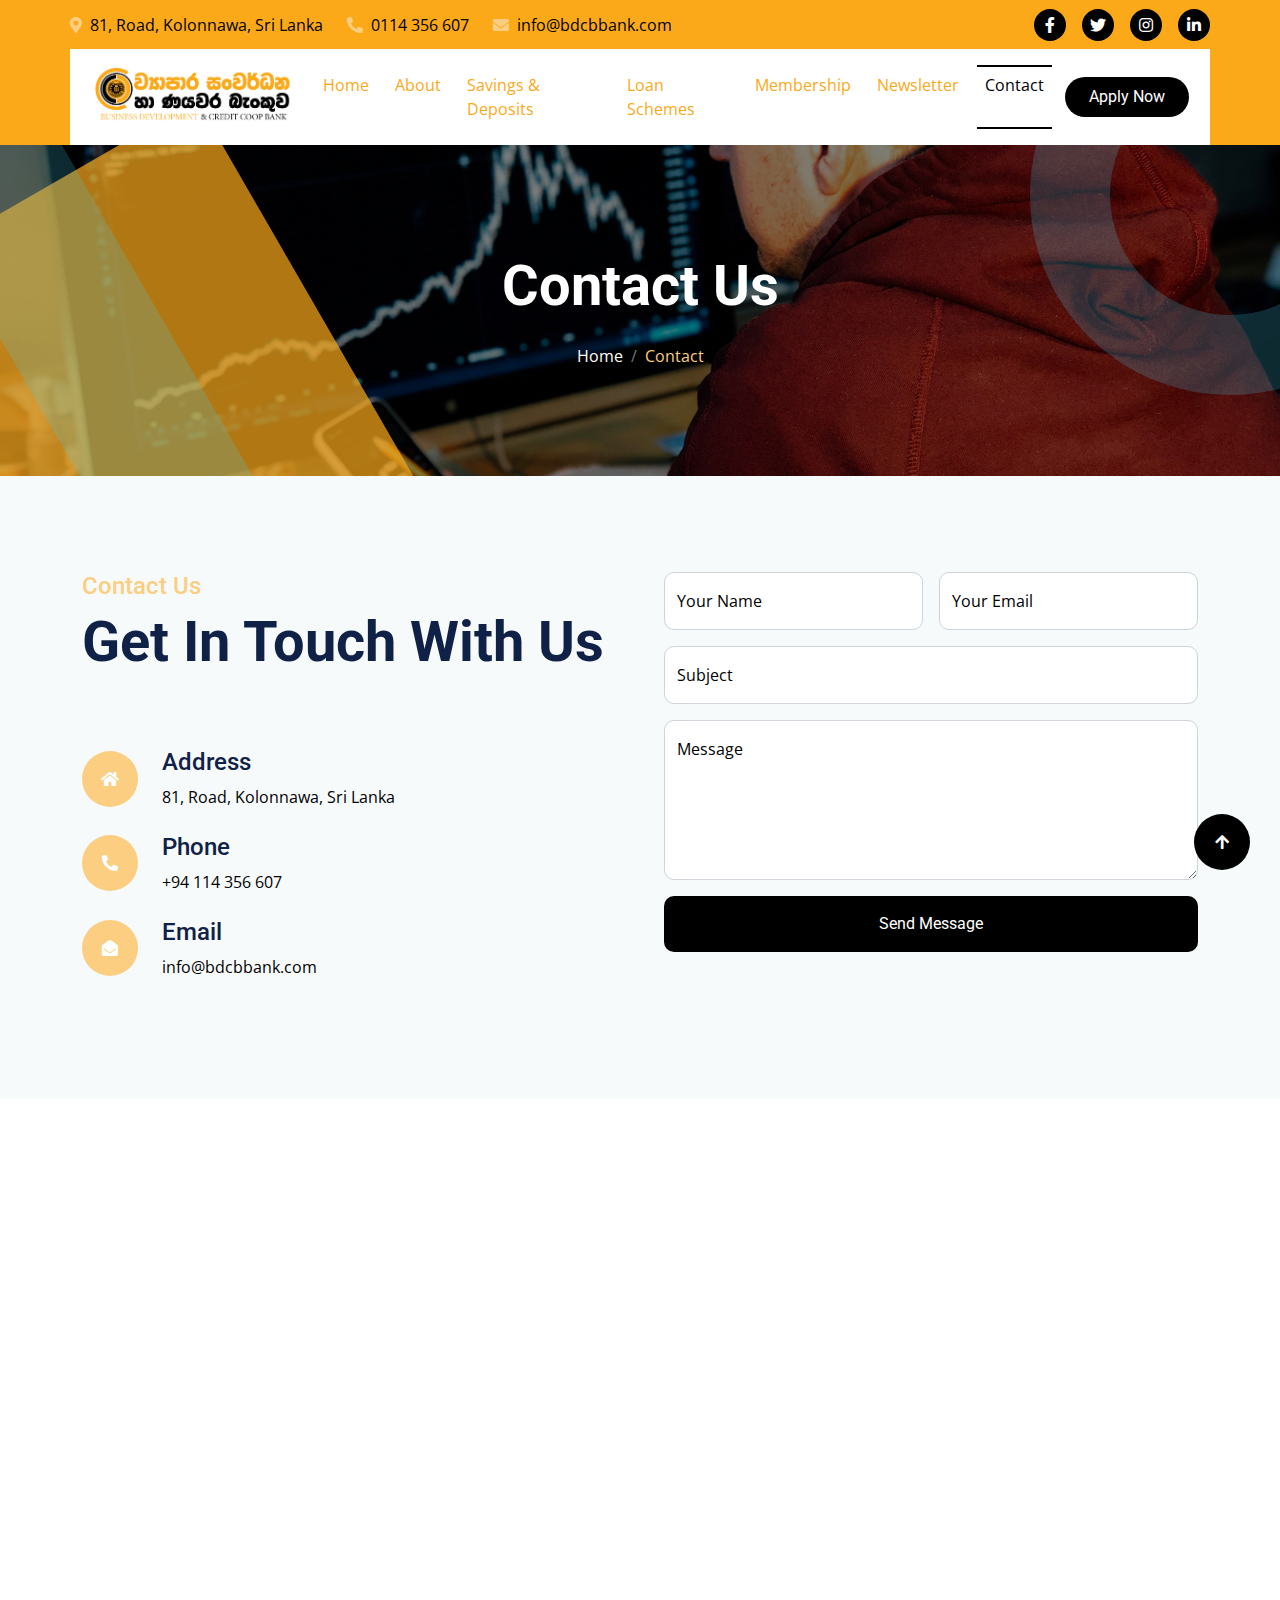
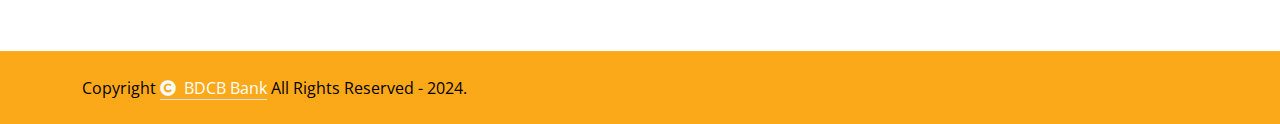
<file: contact.html>
<!DOCTYPE html>
<html lang="en">

<head>
    <meta charset="utf-8">
    <title>BDCB Bank - Business Development and Credit Bank</title>
    <meta content="width=device-width, initial-scale=1.0" name="viewport">
    <meta content="" name="keywords">
    <meta content="" name="description">

    <!-- Favicon -->
    <link href="img/favicon.ico" rel="icon">
    <!-- Google Web Fonts -->
    <link rel="preconnect" href="https://fonts.googleapis.com">
    <link rel="preconnect" href="https://fonts.gstatic.com" crossorigin>
    <link
        href="https://fonts.googleapis.com/css2?family=Open+Sans:wght@400;500;600;700&family=Roboto:wght@400;500;700&display=swap"
        rel="stylesheet">

    <!-- Icon Font Stylesheet -->
    <link rel="stylesheet" href="https://use.fontawesome.com/releases/v5.15.4/css/all.css" />
    <link href="https://cdn.jsdelivr.net/npm/bootstrap-icons@1.4.1/font/bootstrap-icons.css" rel="stylesheet">

    <!-- Libraries Stylesheet -->
    <link rel="stylesheet" href="https://cdnjs.cloudflare.com/ajax/libs/animate.css/4.1.1/animate.min.css" />
    <link href="lib/animate/animate.min.css" rel="stylesheet">
    <link href="lib/owlcarousel/assets/owl.carousel.min.css" rel="stylesheet">
    <link href="lib/lightbox/css/lightbox.min.css" rel="stylesheet">


    <!-- Customized Bootstrap Stylesheet -->
    <link href="css/bootstrap.min.css" rel="stylesheet">

    <!-- Template Stylesheet -->
    <link href="css/style.css" rel="stylesheet">
</head>

<body>

    <!-- Spinner Start -->
    <div id="spinner"
        class="show bg-white position-fixed translate-middle w-100 vh-100 top-50 start-50 d-flex align-items-center justify-content-center">
        <div class="spinner-border text-primary" style="width: 3rem; height: 3rem;" role="status">
            <span class="sr-only">Loading...</span>
        </div>
    </div>
    <!-- Spinner End -->


    <!-- Topbar Start -->
    <div class="container-fluid topbar px-0 d-none d-lg-block">
        <div class="container px-0">
            <div class="row gx-0 align-items-center" style="height: 45px;">
                <div class="col-lg-8 text-center text-lg-start mb-lg-0">
                    <div class="d-flex flex-wrap">
                        <a href="https://maps.google.com/?q=81, Road, Kolonnawa, Sri Lanka" class="text-muted me-4"
                            target="_blank"><i class="fas fa-map-marker-alt text-primary me-2"></i>81, Road, Kolonnawa,
                            Sri Lanka</a>
                        <a href="tel:+94114356607" class="text-muted me-4"><i
                                class="fas fa-phone-alt text-primary me-2"></i>0114 356 607</a>
                        <a href="mailto:info@bdcbbank.com" class="text-muted me-0"><i
                                class="fas fa-envelope text-primary me-2"></i>info@bdcbbank.com</a>
                    </div>
                </div>
                <div class="col-lg-4 text-center text-lg-end">
                    <div class="d-flex align-items-center justify-content-end">
                        <a href="#" class="btn btn-primary btn-square rounded-circle nav-fill me-3"><i
                                class="fab fa-facebook-f text-white"></i></a>
                        <a href="#" class="btn btn-primary btn-square rounded-circle nav-fill me-3"><i
                                class="fab fa-twitter text-white"></i></a>
                        <a href="#" class="btn btn-primary btn-square rounded-circle nav-fill me-3"><i
                                class="fab fa-instagram text-white"></i></a>
                        <a href="#" class="btn btn-primary btn-square rounded-circle nav-fill me-0"><i
                                class="fab fa-linkedin-in text-white"></i></a>
                    </div>
                </div>
            </div>
        </div>
    </div>
    <!-- Topbar End -->


    <!-- Navbar & Hero Start -->
    <div class="container-fluid sticky-top px-0">
        <div class="position-absolute bg-dark" style="left: 0; top: 0; width: 100%; height: 100%;">
        </div>
        <div class="container px-0">
            <nav class="navbar navbar-expand-lg navbar-dark bg-white py-3 px-4">
                <a href="index.html" class="navbar-brand p-0">
                    <img src="img/BCSB_Logo-2.png" alt="bdcb bank-logo" style="width: 200px; height: auto;">

                </a>
                <button class="navbar-toggler" type="button" data-bs-toggle="collapse" data-bs-target="#navbarCollapse">
                    <span class="fa fa-bars"></span>
                </button>
                <div class="collapse navbar-collapse" id="navbarCollapse">
                    <div class="navbar-nav ms-auto py-0">
                        <a href="index.html" class="nav-item nav-link">Home</a>
                        <a href="about.html" class="nav-item nav-link">About</a>
                        <a href="service.html" class="nav-item nav-link">Savings & Deposits</a>
                        <a href="project.html" class="nav-item nav-link">Loan Schemes</a>
                        <a href="membership.html" class="nav-item nav-link">Membership</a>
                        <a href="blog.html" class="nav-item nav-link">Newsletter</a>
                        <a href="contact.html" class="nav-item nav-link active">Contact</a>
                    </div>
                    <div class="d-flex align-items-center flex-nowrap pt-xl-0">
                        <a href="#"
                            class="btn btn-primary rounded-pill text-white py-2 px-4 ms-2 flex-wrap flex-sm-shrink-0">Apply
                            Now</a>
                        <!-- <a href="#" class="btn btn-primary rounded-pill text-white py-2 px-4 ms-2 flex-wrap flex-sm-shrink-0">Start Investa</a> -->
                    </div>
                </div>
            </nav>
        </div>
    </div>
    <!-- Navbar & Hero End -->

    <!-- Modal Search Start -->
    <div class="modal fade" id="searchModal" tabindex="-1" aria-labelledby="exampleModalLabel" aria-hidden="true">
        <div class="modal-dialog modal-fullscreen">
            <div class="modal-content rounded-0">
                <div class="modal-header">
                    <h4 class="modal-title mb-0" id="exampleModalLabel">Search by keyword</h4>
                    <button type="button" class="btn-close" data-bs-dismiss="modal" aria-label="Close"></button>
                </div>
                <div class="modal-body d-flex align-items-center">
                    <div class="input-group w-75 mx-auto d-flex">
                        <input type="search" class="form-control p-3" placeholder="keywords"
                            aria-describedby="search-icon-1">
                        <span id="search-icon-1" class="input-group-text p-3"><i class="fa fa-search"></i></span>
                    </div>
                </div>
            </div>
        </div>
    </div>
    <!-- Modal Search End -->

    <!-- Header Start -->
    <div class="container-fluid bg-breadcrumb">
        <div class="bg-breadcrumb-single"></div>
        <div class="container text-center py-5" style="max-width: 900px;">
            <h4 class="text-white display-4 mb-4 wow fadeInDown" data-wow-delay="0.1s">Contact Us</h4>
            <ol class="breadcrumb justify-content-center mb-0 wow fadeInDown" data-wow-delay="0.3s">
                <li class="breadcrumb-item"><a href="index.html">Home</a></li>
                <li class="breadcrumb-item active text-primary">Contact</li>
            </ol>
        </div>
    </div>
    <!-- Header End -->

    <!-- Contact Start -->
    <div class="container-fluid contact bg-light py-5">
        <div class="container py-5">
            <div class="row g-5">
                <div class="col-lg-6 wow fadeInLeft" data-wow-delay="0.1s">
                    <div class="contact-item">
                        <div class="pb-5">
                            <h4 class="text-primary">Contact Us</h4>
                            <h1 class="display-4 mb-4">Get In Touch With Us</h1>
                        </div>
                        <div class="d-flex align-items-center mb-4">
                            <div class="bg-primary btn-lg-square rounded-circle p-4"><i
                                    class="fa fa-home text-white"></i>
                            </div>
                            <div class="ms-4">
                                <h4>Address</h4>
                                <a href="https://maps.google.com/?q=81, Road, Kolonnawa, Sri Lanka"
                                    class="mb-0 text-body" target="_blank">81, Road, Kolonnawa, Sri
                                    Lanka</a>
                            </div>
                        </div>
                        <div class="d-flex align-items-center mb-4">
                            <div class="bg-primary btn-lg-square rounded-circle p-2"><i
                                    class="fa fa-phone-alt text-white"></i></div>
                            <div class="ms-4">
                                <h4>Phone</h4>
                                <a href="tel:+94114 356 607" class="mb-0 text-body">+94 114 356 607</a>
                            </div>
                        </div>
                        <div class="d-flex align-items-center mb-4">
                            <div class="bg-primary btn-lg-square rounded-circle p-2"><i
                                    class="fa fa-envelope-open text-white"></i></div>
                            <div class="ms-4">
                                <h4>Email</h4>
                                <a href="mailto:info@bdcbbank.com" class="mb-0 text-body"
                                    target="_blank">info@bdcbbank.com</a>
                            </div>
                        </div>
                    </div>
                </div>
                <div class="col-lg-6 wow fadeInRight" data-wow-delay="0.3s">
                    <form>
                        <div class="row g-3">
                            <div class="col-lg-12 col-xl-6">
                                <div class="form-floating">
                                    <input type="text" class="form-control" id="name" placeholder="Your Name">
                                    <label for="name">Your Name</label>
                                </div>
                            </div>
                            <div class="col-lg-12 col-xl-6">
                                <div class="form-floating">
                                    <input type="email" class="form-control" id="email" placeholder="Your Email">
                                    <label for="email">Your Email</label>
                                </div>
                            </div>
                            <!-- <div class="col-lg-12 col-xl-6">
                                       <div class="form-floating">
                                           <input type="phone" class="form-control" id="phone" placeholder="Phone">
                                           <label for="phone">Your Phone</label>
                                       </div>
                                   </div>
                                   <div class="col-lg-12 col-xl-6">
                                       <div class="form-floating">
                                           <input type="text" class="form-control" id="project" placeholder="Project">
                                           <label for="project">Your Project</label>
                                       </div>
                                   </div> -->
                            <div class="col-12">
                                <div class="form-floating">
                                    <input type="text" class="form-control" id="subject" placeholder="Subject">
                                    <label for="subject">Subject</label>
                                </div>
                            </div>
                            <div class="col-12">
                                <div class="form-floating">
                                    <textarea class="form-control" placeholder="Leave a message here" id="message"
                                        style="height: 160px"></textarea>
                                    <label for="message">Message</label>
                                </div>
                            </div>
                            <div class="col-12">
                                <button class="btn btn-primary w-100 py-3">Send Message</button>
                            </div>
                        </div>
                    </form>
                </div>
                <!-- <div class="col-12 wow fadeInUp" data-wow-delay="0.1s">
                           <div class="rounded h-100">
                               <iframe class="rounded-top w-100" style="height: 500px; margin-bottom: -6px;"
                                   src="https://www.google.com/maps/embed?pb=!1m18!1m12!1m3!1d387191.33750346623!2d-73.97968099999999!3d40.6974881!2m3!1f0!2f0!3f0!3m2!1i1024!2i768!4f13.1!3m3!1m2!1s0x89c24fa5d33f083b%3A0xc80b8f06e177fe62!2sNew%20York%2C%20NY%2C%20USA!5e0!3m2!1sen!2sbd!4v1694259649153!5m2!1sen!2sbd"
                                   loading="lazy" referrerpolicy="no-referrer-when-downgrade"></iframe>
                               <div class="d-flex align-items-center justify-content-center bg-primary rounded-bottom p-4">
                                   <div class="d-flex">
                                       <a class="btn btn-dark btn-lg-square rounded-circle me-2" href=""><i
                                               class="fab fa-facebook-f"></i></a>
                                       <a class="btn btn-dark btn-lg-square rounded-circle mx-2" href=""><i
                                               class="fab fa-twitter"></i></a>
                                       <a class="btn btn-dark btn-lg-square rounded-circle mx-2" href=""><i
                                               class="fab fa-instagram"></i></a>
                                       <a class="btn btn-dark btn-lg-square rounded-circle mx-2" href=""><i
                                               class="fab fa-linkedin-in"></i></a>
                                   </div>
                               </div>
                           </div>
                       </div> -->
            </div>
        </div>
    </div>
    <!-- Contact End -->



    <!-- Footer Start -->
    <div class="container-fluid footer py-5 wow fadeIn" data-wow-delay="0.2s">
        <div class="container py-5">
            <div class="row g-5">
                <div class="col-md-6 col-lg-6 col-xl-3">
                    <div class="footer-item d-flex flex-column">
                        <div class="footer-item">
                            <h4 class="text-white mb-4">BDCB Bank</h4>
                            <p class="mb-3">BDCB Bank is a leading cooperative financial institution in Sri Lanka,
                                registered under
                                the Co-operative Act No. 5 of 1972, Reg. No. SA/MU 093.</p>

                        </div>
                    </div>
                </div>
                <div class="col-md-6 col-lg-6 col-xl-3">
                    <div class="footer-item d-flex flex-column">
                        <h4 class="text-white mb-4">Explore</h4>
                        <a href="index.html"><i class="fas fa-angle-right me-2"></i> Home</a>
                        <a href="about.html"><i class="fas fa-angle-right me-2"></i> About</a>
                        <a href="service.html"><i class="fas fa-angle-right me-2"></i> Savings & Deposits</a>
                        <a href="project.html"><i class="fas fa-angle-right me-2"></i> Loan Schemes</a>
                        <a href="membership.html"><i class="fas fa-angle-right me-2"></i> Membership</a>
                        <a href="blog.html"><i class="fas fa-angle-right me-2"></i> Newsletter</a>
                        <a href="contact.html"><i class="fas fa-angle-right me-2"></i> Contact Us</a>
                    </div>

                </div>
                <div class="col-md-6 col-lg-6 col-xl-3">
                    <div class="footer-item d-flex flex-column">
                        <h4 class="text-white mb-4">Contact Info</h4>
                        <a href="https://maps.google.com/?q=81, Road, Kolonnawa, Sri Lanka" target="_blank"><i
                                class="fa fa-map-marker-alt me-2"></i> 81, Road, Kolonnawa, Sri
                            Lanka</a>
                        <a href="mailto:info@bdcbbank.com" target="_blank"><i class="fas fa-envelope me-2"></i>
                            info@bdcbbank.com</a>

                        <a href="tel:+94114 356 607"><i class="fas fa-phone me-2"></i>+94 114 356 607</a>
                        <h6 class="text-white text-uppercase mt-4 mb-3" style="letter-spacing: 5px;">Follow Us</h6>
                        <div class="d-flex align-items-center">
                            <a class="btn btn-light btn-md-square me-2" href=""><i class="fab fa-facebook-f"></i></a>
                            <a class="btn btn-light btn-md-square me-2" href=""><i class="fab fa-twitter"></i></a>
                            <a class="btn btn-light btn-md-square me-2" href=""><i class="fab fa-instagram"></i></a>
                            <a class="btn btn-light btn-md-square me-0" href=""><i class="fab fa-linkedin-in"></i></a>
                        </div>
                    </div>
                </div>
                <div class="col-md-6 col-lg-6 col-xl-3">
                    <div class="footer-item-post d-flex flex-column">
                        <h4 class="text-white mb-4">Popular Post</h4>
                        <div class="d-flex flex-column mb-3">
                            <p class="text-uppercase text-white mb-2">Benefits</p>
                            <p class="text-body">BDCB Bank: Empowerment through community and ownership.</p>
                        </div>
                        <div class="d-flex flex-column mb-3">
                            <p class="text-uppercase text-white mb-2">Membership</p>
                            <p class="text-body">Simple guide to BDCB Bank membership: eligibility, documents,
                                benefits.</p>
                        </div>
                        <div class="footer-btn text-start">
                            <a href="blog.html" class="btn btn-light rounded-pill px-4">View All Post <i
                                    class="fa fa-arrow-right ms-1"></i></a>
                        </div>
                    </div>
                </div>
            </div>
        </div>
    </div>
    <!-- Footer End -->

    <!-- Copyright Start -->
    <div class="container-fluid copyright py-4">
        <div class="container">
            <div class="row g-4 align-items-center">
                <div class="col-md-6 text-center text-md-start mb-md-0">
                    <span class="text-body">Copyright <a href="#" class="border-bottom text-white"><i
                                class="fas fa-copyright text-light me-2"></i>BDCB Bank</a> All Rights Reserved -
                        2024.</span>
                </div>
                <div class="col-md-6 text-center text-md-end text-body">
                    <!--/*** This template is free as long as you keep the below author’s credit link/attribution link/backlink. ***/-->
                    <!--/*** If you'd like to use the template without the below author’s credit link/attribution link/backlink, ***/-->
                    <!--/*** you can purchase the Credit Removal License from "https://htmlcodex.com/credit-removal". ***/-->
                    <!-- Designed By <a class="border-bottom text-primary" href="https://htmlcodex.com">HTML Codex</a> -->
                </div>
            </div>
        </div>
    </div>
    <!-- Copyright End -->


    <!-- Back to Top -->
    <a href="#" class="btn btn-primary btn-lg-square back-to-top"><i class="fa fa-arrow-up"></i></a>


    <!-- JavaScript Libraries -->
    <script src="https://ajax.googleapis.com/ajax/libs/jquery/3.6.4/jquery.min.js"></script>
    <script src="https://cdn.jsdelivr.net/npm/bootstrap@5.0.0/dist/js/bootstrap.bundle.min.js"></script>
    <script src="lib/wow/wow.min.js"></script>
    <script src="lib/easing/easing.min.js"></script>
    <script src="lib/waypoints/waypoints.min.js"></script>
    <script src="lib/counterup/counterup.min.js"></script>
    <script src="lib/owlcarousel/owl.carousel.min.js"></script>
    <script src="lib/lightbox/js/lightbox.min.js"></script>


    <!-- Template Javascript -->
    <script src="js/main.js"></script>
</body>

</html>
</file>
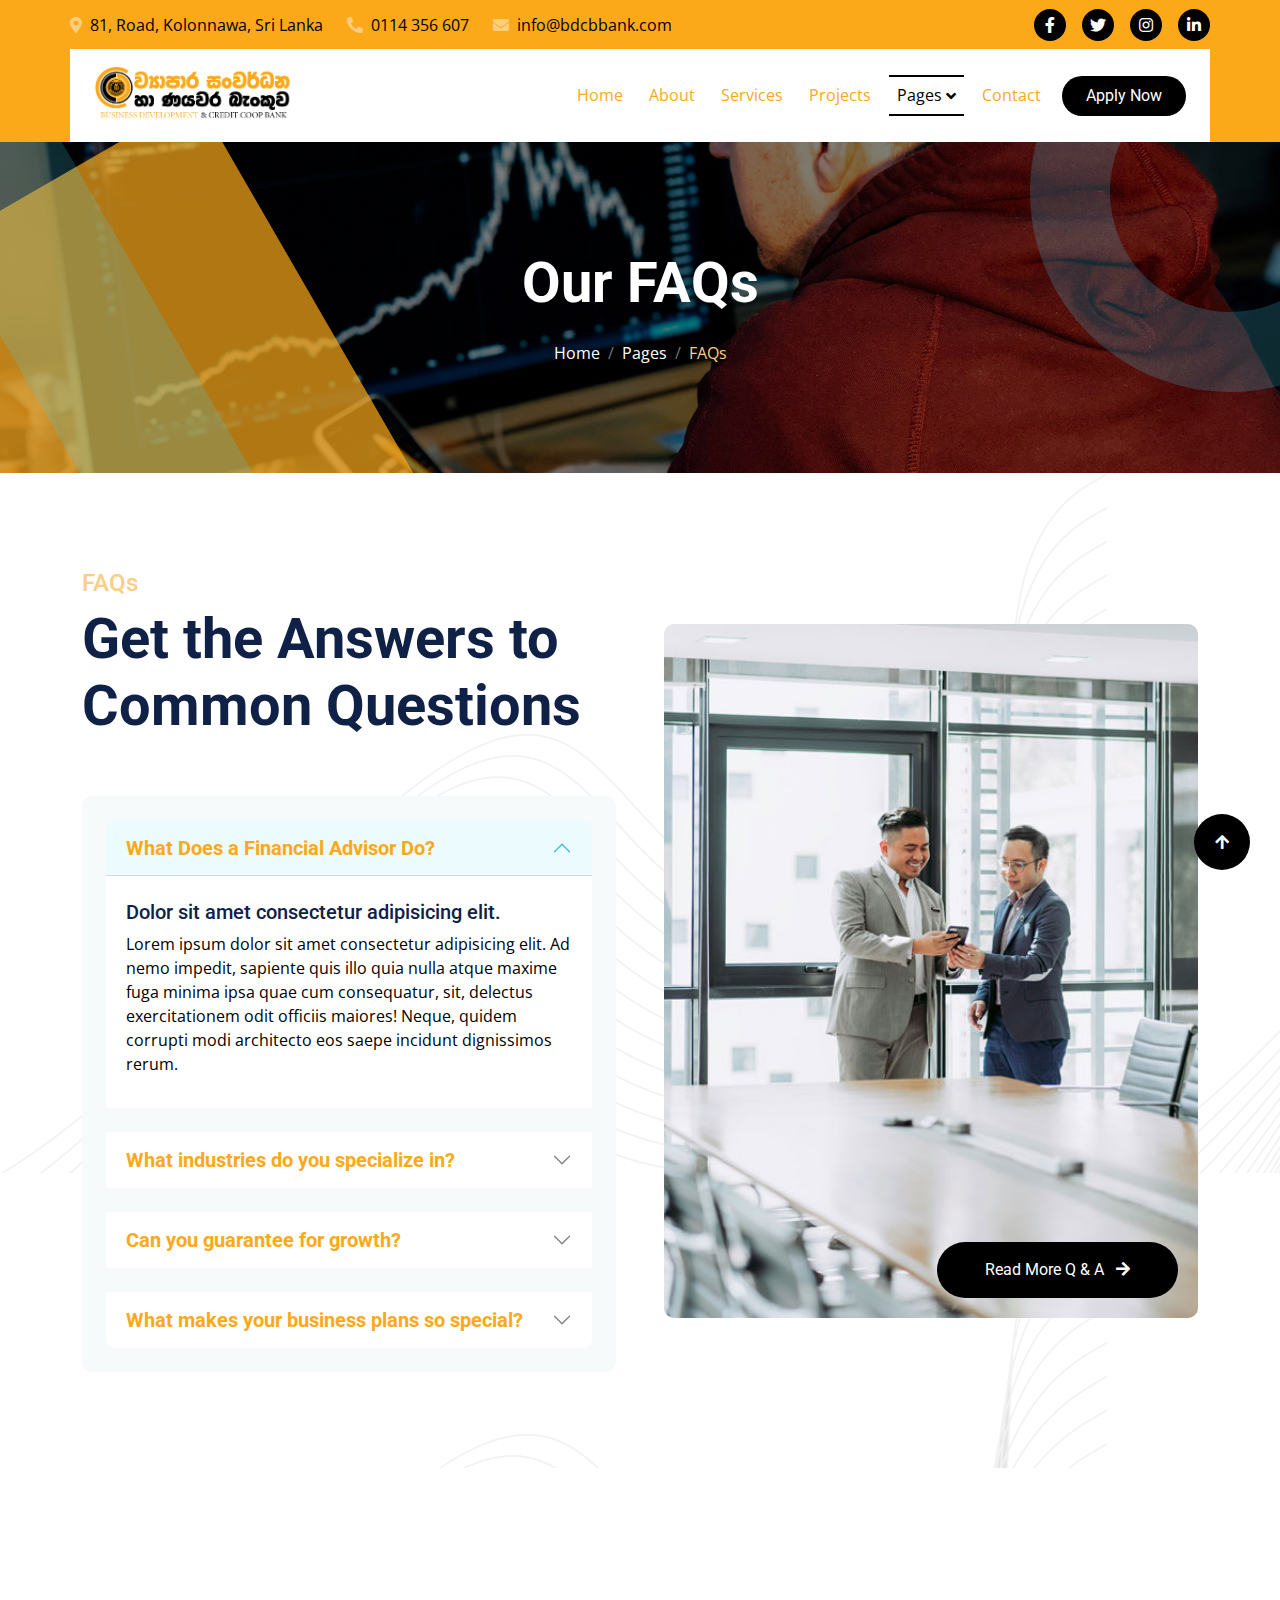
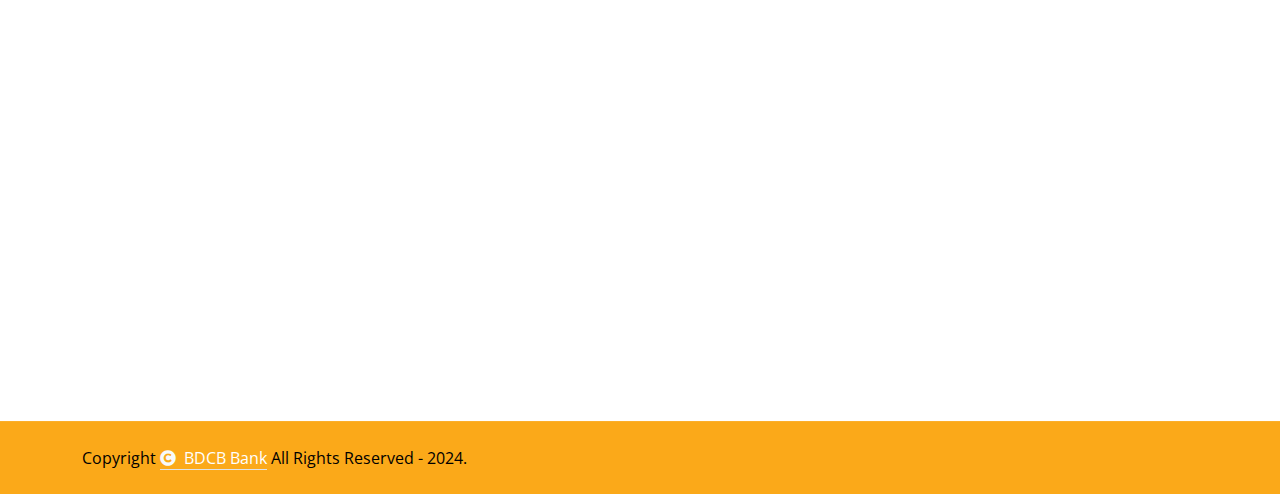
<file: faqs.html>
<!DOCTYPE html>
<html lang="en">

<head>
    <meta charset="utf-8">
    <title>BDCB Bank - Business Development and Credit Bank</title>
    <meta content="width=device-width, initial-scale=1.0" name="viewport">
    <meta content="" name="keywords">
    <meta content="" name="description">

    <!-- Favicon -->
    <link href="img/favicon.ico" rel="icon">
    <!-- Google Web Fonts -->
    <link rel="preconnect" href="https://fonts.googleapis.com">
    <link rel="preconnect" href="https://fonts.gstatic.com" crossorigin>
    <link
        href="https://fonts.googleapis.com/css2?family=Open+Sans:wght@400;500;600;700&family=Roboto:wght@400;500;700&display=swap"
        rel="stylesheet">

    <!-- Icon Font Stylesheet -->
    <link rel="stylesheet" href="https://use.fontawesome.com/releases/v5.15.4/css/all.css" />
    <link href="https://cdn.jsdelivr.net/npm/bootstrap-icons@1.4.1/font/bootstrap-icons.css" rel="stylesheet">

    <!-- Libraries Stylesheet -->
    <link rel="stylesheet" href="https://cdnjs.cloudflare.com/ajax/libs/animate.css/4.1.1/animate.min.css" />
    <link href="lib/animate/animate.min.css" rel="stylesheet">
    <link href="lib/owlcarousel/assets/owl.carousel.min.css" rel="stylesheet">
    <link href="lib/lightbox/css/lightbox.min.css" rel="stylesheet">


    <!-- Customized Bootstrap Stylesheet -->
    <link href="css/bootstrap.min.css" rel="stylesheet">

    <!-- Template Stylesheet -->
    <link href="css/style.css" rel="stylesheet">
</head>

<body>

    <!-- Spinner Start -->
    <div id="spinner"
        class="show bg-white position-fixed translate-middle w-100 vh-100 top-50 start-50 d-flex align-items-center justify-content-center">
        <div class="spinner-border text-primary" style="width: 3rem; height: 3rem;" role="status">
            <span class="sr-only">Loading...</span>
        </div>
    </div>
    <!-- Spinner End -->


    <!-- Topbar Start -->
    <div class="container-fluid topbar px-0 d-none d-lg-block">
        <div class="container px-0">
            <div class="row gx-0 align-items-center" style="height: 45px;">
                <div class="col-lg-8 text-center text-lg-start mb-lg-0">
                    <div class="d-flex flex-wrap">
                        <a href="https://maps.google.com/?q=81, Road, Kolonnawa, Sri Lanka" class="text-muted me-4"
                            target="_blank"><i class="fas fa-map-marker-alt text-primary me-2"></i>81, Road, Kolonnawa,
                            Sri Lanka</a>
                        <a href="tel:+94114356607" class="text-muted me-4"><i
                                class="fas fa-phone-alt text-primary me-2"></i>0114 356 607</a>
                        <a href="mailto:info@bdcbbank.com" class="text-muted me-0"><i
                                class="fas fa-envelope text-primary me-2"></i>info@bdcbbank.com</a>
                    </div>
                </div>

                <div class="col-lg-4 text-center text-lg-end">
                    <div class="d-flex align-items-center justify-content-end">
                        <a href="#" class="btn btn-primary btn-square rounded-circle nav-fill me-3"><i
                                class="fab fa-facebook-f text-white"></i></a>
                        <a href="#" class="btn btn-primary btn-square rounded-circle nav-fill me-3"><i
                                class="fab fa-twitter text-white"></i></a>
                        <a href="#" class="btn btn-primary btn-square rounded-circle nav-fill me-3"><i
                                class="fab fa-instagram text-white"></i></a>
                        <a href="#" class="btn btn-primary btn-square rounded-circle nav-fill me-0"><i
                                class="fab fa-linkedin-in text-white"></i></a>
                    </div>
                </div>
            </div>
        </div>
    </div>
    <!-- Topbar End -->


    <!-- Navbar & Hero Start -->
    <div class="container-fluid sticky-top px-0">
        <div class="position-absolute bg-dark" style="left: 0; top: 0; width: 100%; height: 100%;">
        </div>
        <div class="container px-0">
            <nav class="navbar navbar-expand-lg navbar-dark bg-white py-3 px-4">
                <a href="index.html" class="navbar-brand p-0">
                    <img src="img/BCSB_Logo-2.png" alt="bdcb bank-logo" style="width: 200px; height: auto;">

                </a>
                <button class="navbar-toggler" type="button" data-bs-toggle="collapse" data-bs-target="#navbarCollapse">
                    <span class="fa fa-bars"></span>
                </button>
                <div class="collapse navbar-collapse" id="navbarCollapse">
                    <div class="navbar-nav ms-auto py-0">
                        <a href="index.html" class="nav-item nav-link">Home</a>
                        <a href="about.html" class="nav-item nav-link">About</a>
                        <a href="service.html" class="nav-item nav-link">Services</a>
                        <a href="project.html" class="nav-item nav-link">Projects</a>
                        <div class="nav-item dropdown active">
                            <a href="#" class="nav-link dropdown-toggle active" data-bs-toggle="dropdown">Pages</a>
                            <div class="dropdown-menu m-0">
                                <a href="blog.html" class="dropdown-item">Our Blog</a>
                                <a href="team.html" class="dropdown-item">Our Team</a>
                                <a href="testimonial.html" class="dropdown-item">Testimonial</a>
                                <a href="faqs.html" class="dropdown-item active">FAQs</a>
                                <a href="404.html" class="dropdown-item">404 Page</a>
                            </div>
                        </div>
                        <a href="contact.html" class="nav-item nav-link">Contact</a>
                    </div>
                    <div class="d-flex align-items-center flex-nowrap pt-xl-0">
                        <a href="#"
                            class="btn btn-primary rounded-pill text-white py-2 px-4 ms-2 flex-wrap flex-sm-shrink-0">Apply
                            Now</a>
                        <!-- <a href="#" class="btn btn-primary rounded-pill text-white py-2 px-4 ms-2 flex-wrap flex-sm-shrink-0">Start Investa</a> -->
                    </div>
                </div>
            </nav>
        </div>
    </div>
    <!-- Navbar & Hero End -->

    <!-- Modal Search Start -->
    <div class="modal fade" id="searchModal" tabindex="-1" aria-labelledby="exampleModalLabel" aria-hidden="true">
        <div class="modal-dialog modal-fullscreen">
            <div class="modal-content rounded-0">
                <div class="modal-header">
                    <h4 class="modal-title mb-0" id="exampleModalLabel">Search by keyword</h4>
                    <button type="button" class="btn-close" data-bs-dismiss="modal" aria-label="Close"></button>
                </div>
                <div class="modal-body d-flex align-items-center">
                    <div class="input-group w-75 mx-auto d-flex">
                        <input type="search" class="form-control p-3" placeholder="keywords"
                            aria-describedby="search-icon-1">
                        <span id="search-icon-1" class="input-group-text p-3"><i class="fa fa-search"></i></span>
                    </div>
                </div>
            </div>
        </div>
    </div>
    <!-- Modal Search End -->

    <!-- Header Start -->
    <div class="container-fluid bg-breadcrumb">
        <div class="bg-breadcrumb-single"></div>
        <div class="container text-center py-5" style="max-width: 900px;">
            <h4 class="text-white display-4 mb-4 wow fadeInDown" data-wow-delay="0.1s">Our FAQs</h4>
            <ol class="breadcrumb justify-content-center mb-0 wow fadeInDown" data-wow-delay="0.3s">
                <li class="breadcrumb-item"><a href="index.html">Home</a></li>
                <li class="breadcrumb-item"><a href="#">Pages</a></li>
                <li class="breadcrumb-item active text-primary">FAQs</li>
            </ol>
        </div>
    </div>
    <!-- Header End -->

    <!-- FAQs Start -->
    <div class="container-fluid faq py-5">
        <div class="container py-5">
            <div class="row g-5 align-items-center">
                <div class="col-lg-6 wow fadeInLeft" data-wow-delay="0.1s">
                    <div class="pb-5">
                        <h4 class="text-primary">FAQs</h4>
                        <h1 class="display-4">Get the Answers to Common Questions</h1>
                    </div>
                    <div class="accordion bg-light rounded p-4" id="accordionExample">
                        <div class="accordion-item border-0 mb-4">
                            <h2 class="accordion-header" id="headingOne">
                                <button class="accordion-button text-dark fs-5 fw-bold rounded-top" type="button"
                                    data-bs-toggle="collapse" data-bs-target="#collapseOne" aria-expanded="true"
                                    aria-controls="collapseTOne">
                                    What Does a Financial Advisor Do?
                                </button>
                            </h2>
                            <div id="collapseOne" class="accordion-collapse collapse show" aria-labelledby="headingOne"
                                data-bs-parent="#accordionExample">
                                <div class="accordion-body my-2">
                                    <h5>Dolor sit amet consectetur adipisicing elit.</h5>
                                    <p>Lorem ipsum dolor sit amet consectetur adipisicing elit. Ad nemo impedit,
                                        sapiente quis illo quia nulla atque maxime fuga minima ipsa quae cum
                                        consequatur, sit, delectus exercitationem odit officiis maiores! Neque, quidem
                                        corrupti modi architecto eos saepe incidunt dignissimos rerum.</p>
                                </div>
                            </div>
                        </div>
                        <div class="accordion-item border-0 mb-4">
                            <h2 class="accordion-header" id="headingTwo">
                                <button class="accordion-button collapsed text-dark fs-5 fw-bold rounded-top"
                                    type="button" data-bs-toggle="collapse" data-bs-target="#collapseTwo"
                                    aria-expanded="false" aria-controls="collapseTwo">
                                    What industries do you specialize in?
                                </button>
                            </h2>
                            <div id="collapseTwo" class="accordion-collapse collapse" aria-labelledby="headingTwo"
                                data-bs-parent="#accordionExample">
                                <div class="accordion-body my-2">
                                    <h5>Dolor sit amet consectetur adipisicing elit.</h5>
                                    <p>Lorem ipsum dolor sit amet consectetur adipisicing elit. Ad nemo impedit,
                                        sapiente quis illo quia nulla atque maxime fuga minima ipsa quae cum
                                        consequatur, sit, delectus exercitationem odit officiis maiores! Neque, quidem
                                        corrupti modi architecto eos saepe incidunt dignissimos rerum.</p>
                                </div>
                            </div>
                        </div>
                        <div class="accordion-item border-0 mb-4">
                            <h2 class="accordion-header" id="headingThree">
                                <button class="accordion-button collapsed text-dark fs-5 fw-bold rounded-top"
                                    type="button" data-bs-toggle="collapse" data-bs-target="#collapseThree"
                                    aria-expanded="false" aria-controls="collapseThree">
                                    Can you guarantee for growth?
                                </button>
                            </h2>
                            <div id="collapseThree" class="accordion-collapse collapse" aria-labelledby="headingThree"
                                data-bs-parent="#accordionExample">
                                <div class="accordion-body my-2">
                                    <h5>Dolor sit amet consectetur adipisicing elit.</h5>
                                    <p>Lorem ipsum dolor sit amet consectetur adipisicing elit. Ad nemo impedit,
                                        sapiente quis illo quia nulla atque maxime fuga minima ipsa quae cum
                                        consequatur, sit, delectus exercitationem odit officiis maiores! Neque, quidem
                                        corrupti modi architecto eos saepe incidunt dignissimos rerum.</p>
                                </div>
                            </div>
                        </div>
                        <div class="accordion-item border-0 mb-0">
                            <h2 class="accordion-header" id="headingFour">
                                <button class="accordion-button collapsed text-dark fs-5 fw-bold rounded-top"
                                    type="button" data-bs-toggle="collapse" data-bs-target="#collapseFour"
                                    aria-expanded="false" aria-controls="collapseFour">
                                    What makes your business plans so special?
                                </button>
                            </h2>
                            <div id="collapseFour" class="accordion-collapse collapse" aria-labelledby="headingFour"
                                data-bs-parent="#accordionExample">
                                <div class="accordion-body my-2">
                                    <h5>Dolor sit amet consectetur adipisicing elit.</h5>
                                    <p>Lorem ipsum dolor sit amet consectetur adipisicing elit. Ad nemo impedit,
                                        sapiente quis illo quia nulla atque maxime fuga minima ipsa quae cum
                                        consequatur, sit, delectus exercitationem odit officiis maiores! Neque, quidem
                                        corrupti modi architecto eos saepe incidunt dignissimos rerum.</p>
                                </div>
                            </div>
                        </div>
                    </div>
                </div>
                <div class="col-lg-6 wow fadeInRight" data-wow-delay="0.3s">
                    <div class="faq-img RotateMoveRight rounded">
                        <img src="img/faq-img.jpg" class="img-fluid rounded w-100" alt="bdcb bank-Image">
                        <a class="faq-btn btn btn-primary rounded-pill text-white py-3 px-5" href="#">Read More Q & A <i
                                class="fas fa-arrow-right ms-2"></i></a>
                    </div>
                </div>
            </div>
        </div>
    </div>
    <!-- FAQs End -->


    <!-- Footer Start -->
    <div class="container-fluid footer py-5 wow fadeIn" data-wow-delay="0.2s">
        <div class="container py-5">
            <div class="row g-5">
                <div class="col-md-6 col-lg-6 col-xl-3">
                    <div class="footer-item d-flex flex-column">
                        <div class="footer-item">
                            <h4 class="text-white mb-4">BDCB Bank</h4>
                            <p class="mb-3">BDCB Bank is a leading cooperative financial institution in Sri Lanka,
                                registered under
                                the Co-operative Act No. 5 of 1972, Reg. No. SA/MU 093.</p>

                        </div>
                    </div>
                </div>
                <div class="col-md-6 col-lg-6 col-xl-3">
                    <div class="footer-item d-flex flex-column">
                        <h4 class="text-white mb-4">Explore</h4>
                        <a href="index.html"><i class="fas fa-angle-right me-2"></i> Home</a>
                        <a href="about.html"><i class="fas fa-angle-right me-2"></i> About</a>
                        <a href="service.html"><i class="fas fa-angle-right me-2"></i> Savings & Deposits</a>
                        <a href="project.html"><i class="fas fa-angle-right me-2"></i> Loan Schemes</a>
                        <a href="membership.html"><i class="fas fa-angle-right me-2"></i> Membership</a>
                        <a href="blog.html"><i class="fas fa-angle-right me-2"></i> Newsletter</a>
                        <a href="contact.html"><i class="fas fa-angle-right me-2"></i> Contact Us</a>
                    </div>

                </div>
                <div class="col-md-6 col-lg-6 col-xl-3">
                    <div class="footer-item d-flex flex-column">
                        <h4 class="text-white mb-4">Contact Info</h4>
                        <a href="https://maps.google.com/?q=81, Road, Kolonnawa, Sri Lanka" target="_blank"><i
                                class="fa fa-map-marker-alt me-2"></i> 81, Road, Kolonnawa, Sri
                            Lanka</a>
                        <a href="mailto:info@bdcbbank.com" target="_blank"><i class="fas fa-envelope me-2"></i>
                            info@bdcbbank.com</a>

                        <a href="tel:+94114 356 607"><i class="fas fa-phone me-2"></i>+94 114 356 607</a>
                        <h6 class="text-white text-uppercase mt-4 mb-3" style="letter-spacing: 5px;">Follow Us</h6>
                        <div class="d-flex align-items-center">
                            <a class="btn btn-light btn-md-square me-2" href=""><i class="fab fa-facebook-f"></i></a>
                            <a class="btn btn-light btn-md-square me-2" href=""><i class="fab fa-twitter"></i></a>
                            <a class="btn btn-light btn-md-square me-2" href=""><i class="fab fa-instagram"></i></a>
                            <a class="btn btn-light btn-md-square me-0" href=""><i class="fab fa-linkedin-in"></i></a>
                        </div>
                    </div>
                </div>
                <div class="col-md-6 col-lg-6 col-xl-3">
                    <div class="footer-item-post d-flex flex-column">
                        <h4 class="text-white mb-4">Popular Post</h4>
                        <div class="d-flex flex-column mb-3">
                            <p class="text-uppercase text-white mb-2">Benefits</p>
                            <p class="text-body">BDCB Bank: Empowerment through community and ownership.</p>
                        </div>
                        <div class="d-flex flex-column mb-3">
                            <p class="text-uppercase text-white mb-2">Membership</p>
                            <p class="text-body">Simple guide to BDCB Bank membership: eligibility, documents,
                                benefits.</p>
                        </div>
                        <div class="footer-btn text-start">
                            <a href="blog.html" class="btn btn-light rounded-pill px-4">View All Post <i
                                    class="fa fa-arrow-right ms-1"></i></a>
                        </div>
                    </div>
                </div>
            </div>
        </div>
    </div>
    <!-- Footer End -->

    <!-- Copyright Start -->
    <div class="container-fluid copyright py-4">
        <div class="container">
            <div class="row g-4 align-items-center">
                <div class="col-md-6 text-center text-md-start mb-md-0">
                    <span class="text-body">Copyright <a href="#" class="border-bottom text-white"><i
                                class="fas fa-copyright text-light me-2"></i>BDCB Bank</a> All Rights Reserved -
                        2024.</span>
                </div>
                <div class="col-md-6 text-center text-md-end text-body">
                    <!--/*** This template is free as long as you keep the below author’s credit link/attribution link/backlink. ***/-->
                    <!--/*** If you'd like to use the template without the below author’s credit link/attribution link/backlink, ***/-->
                    <!--/*** you can purchase the Credit Removal License from "https://htmlcodex.com/credit-removal". ***/-->
                    <!-- Designed By <a class="border-bottom text-primary" href="https://htmlcodex.com">HTML Codex</a> -->
                </div>
            </div>
        </div>
    </div>
    <!-- Copyright End -->


    <!-- Back to Top -->
    <a href="#" class="btn btn-primary btn-lg-square back-to-top"><i class="fa fa-arrow-up"></i></a>


    <!-- JavaScript Libraries -->
    <script src="https://ajax.googleapis.com/ajax/libs/jquery/3.6.4/jquery.min.js"></script>
    <script src="https://cdn.jsdelivr.net/npm/bootstrap@5.0.0/dist/js/bootstrap.bundle.min.js"></script>
    <script src="lib/wow/wow.min.js"></script>
    <script src="lib/easing/easing.min.js"></script>
    <script src="lib/waypoints/waypoints.min.js"></script>
    <script src="lib/counterup/counterup.min.js"></script>
    <script src="lib/owlcarousel/owl.carousel.min.js"></script>
    <script src="lib/lightbox/js/lightbox.min.js"></script>


    <!-- Template Javascript -->
    <script src="js/main.js"></script>
</body>

</html>
</file>
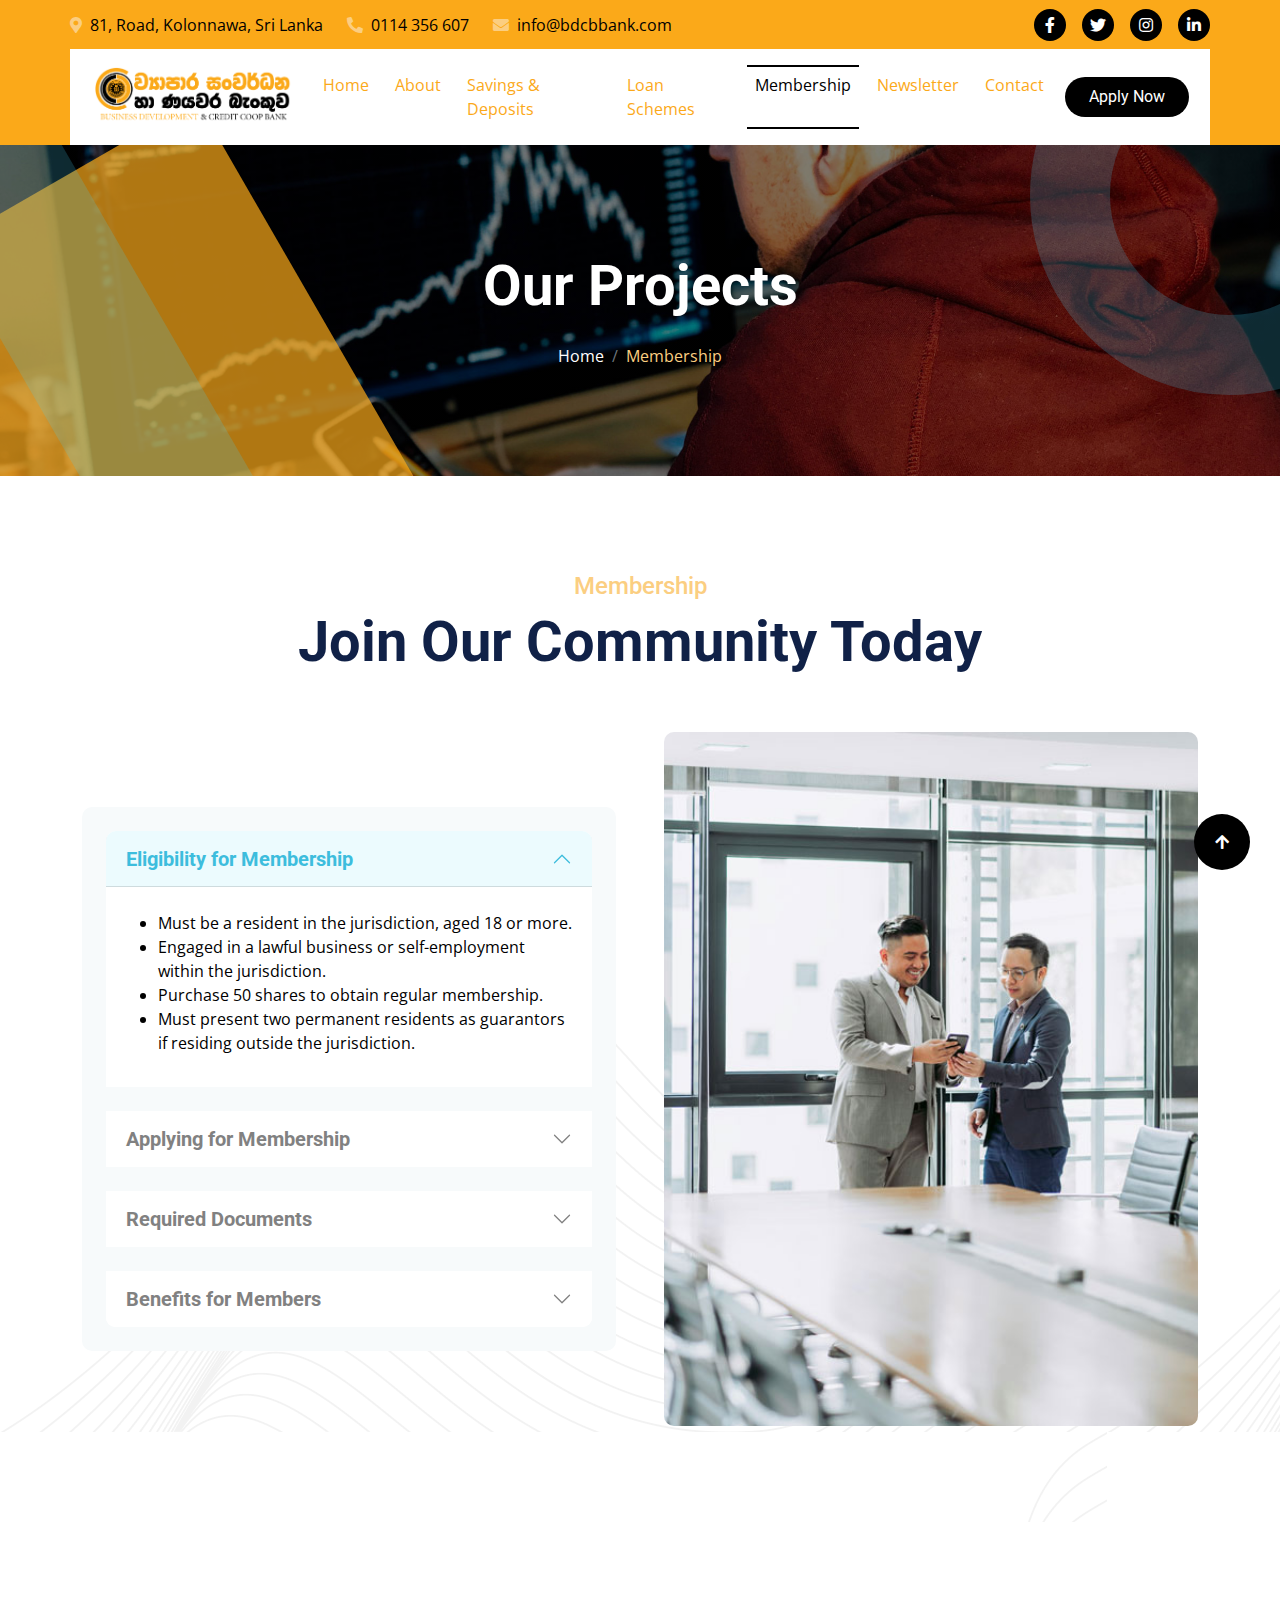
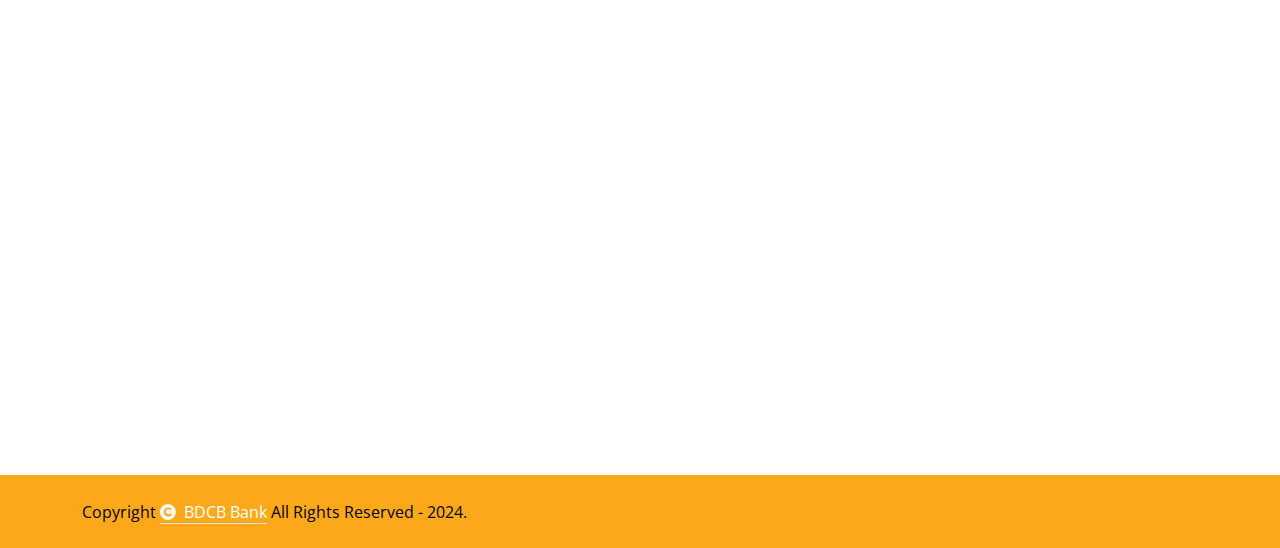
<file: membership.html>
<!DOCTYPE html>
<html lang="en">

<head>
    <meta charset="utf-8">
    <title>BDCB Bank - Business Development and Credit Bank</title>
    <meta content="width=device-width, initial-scale=1.0" name="viewport">
    <meta content="" name="keywords">
    <meta content="" name="description">

    <!-- Favicon -->
    <link href="img/favicon.ico" rel="icon">
    <!-- Google Web Fonts -->
    <link rel="preconnect" href="https://fonts.googleapis.com">
    <link rel="preconnect" href="https://fonts.gstatic.com" crossorigin>
    <link
        href="https://fonts.googleapis.com/css2?family=Open+Sans:wght@400;500;600;700&family=Roboto:wght@400;500;700&display=swap"
        rel="stylesheet">

    <!-- Icon Font Stylesheet -->
    <link rel="stylesheet" href="https://use.fontawesome.com/releases/v5.15.4/css/all.css" />
    <link href="https://cdn.jsdelivr.net/npm/bootstrap-icons@1.4.1/font/bootstrap-icons.css" rel="stylesheet">

    <!-- Libraries Stylesheet -->
    <link rel="stylesheet" href="https://cdnjs.cloudflare.com/ajax/libs/animate.css/4.1.1/animate.min.css" />
    <link href="lib/animate/animate.min.css" rel="stylesheet">
    <link href="lib/owlcarousel/assets/owl.carousel.min.css" rel="stylesheet">
    <link href="lib/lightbox/css/lightbox.min.css" rel="stylesheet">


    <!-- Customized Bootstrap Stylesheet -->
    <link href="css/bootstrap.min.css" rel="stylesheet">

    <!-- Template Stylesheet -->
    <link href="css/style.css" rel="stylesheet">
</head>

<body>

    <!-- Spinner Start -->
    <div id="spinner"
        class="show bg-white position-fixed translate-middle w-100 vh-100 top-50 start-50 d-flex align-items-center justify-content-center">
        <div class="spinner-border text-primary" style="width: 3rem; height: 3rem;" role="status">
            <span class="sr-only">Loading...</span>
        </div>
    </div>
    <!-- Spinner End -->


    <!-- Topbar Start -->
    <div class="container-fluid topbar px-0 d-none d-lg-block">
        <div class="container px-0">
            <div class="row gx-0 align-items-center" style="height: 45px;">
                <div class="col-lg-8 text-center text-lg-start mb-lg-0">
                    <div class="d-flex flex-wrap">
                        <a href="https://maps.google.com/?q=81, Road, Kolonnawa, Sri Lanka" class="text-muted me-4"
                            target="_blank"><i class="fas fa-map-marker-alt text-primary me-2"></i>81, Road, Kolonnawa,
                            Sri Lanka</a>
                        <a href="tel:+94114356607" class="text-muted me-4"><i
                                class="fas fa-phone-alt text-primary me-2"></i>0114 356 607</a>
                        <a href="mailto:info@bdcbbank.com" class="text-muted me-0"><i
                                class="fas fa-envelope text-primary me-2"></i>info@bdcbbank.com</a>
                    </div>
                </div>

                <div class="col-lg-4 text-center text-lg-end">
                    <div class="d-flex align-items-center justify-content-end">
                        <a href="#" class="btn btn-primary btn-square rounded-circle nav-fill me-3"><i
                                class="fab fa-facebook-f text-white"></i></a>
                        <a href="#" class="btn btn-primary btn-square rounded-circle nav-fill me-3"><i
                                class="fab fa-twitter text-white"></i></a>
                        <a href="#" class="btn btn-primary btn-square rounded-circle nav-fill me-3"><i
                                class="fab fa-instagram text-white"></i></a>
                        <a href="#" class="btn btn-primary btn-square rounded-circle nav-fill me-0"><i
                                class="fab fa-linkedin-in text-white"></i></a>
                    </div>
                </div>
            </div>
        </div>
    </div>
    <!-- Topbar End -->


    <!-- Navbar & Hero Start -->
    <div class="container-fluid sticky-top px-0">
        <div class="position-absolute bg-dark" style="left: 0; top: 0; width: 100%; height: 100%;">
        </div>
        <div class="container px-0">
            <nav class="navbar navbar-expand-lg navbar-dark bg-white py-3 px-4">
                <a href="index.html" class="navbar-brand p-0">
                    <img src="img/BCSB_Logo-2.png" alt="bdcb bank-logo" style="width: 200px; height: auto;">

                </a>
                <button class="navbar-toggler" type="button" data-bs-toggle="collapse" data-bs-target="#navbarCollapse">
                    <span class="fa fa-bars"></span>
                </button>
                <div class="collapse navbar-collapse" id="navbarCollapse">
                    <div class="navbar-nav ms-auto py-0">
                        <a href="index.html" class="nav-item nav-link">Home</a>
                        <a href="about.html" class="nav-item nav-link">About</a>
                        <a href="service.html" class="nav-item nav-link">Savings & Deposits</a>
                        <a href="project.html" class="nav-item nav-link">Loan Schemes</a>
                        <a href="membership.html" class="nav-item nav-link active">Membership</a>
                        <a href="blog.html" class="nav-item nav-link">Newsletter</a>
                        <a href="contact.html" class="nav-item nav-link">Contact</a>
                    </div>
                    <div class="d-flex align-items-center flex-nowrap pt-xl-0">
                        <a href="#"
                            class="btn btn-primary rounded-pill text-white py-2 px-4 ms-2 flex-wrap flex-sm-shrink-0">Apply
                            Now</a>
                        <!-- <a href="#" class="btn btn-primary rounded-pill text-white py-2 px-4 ms-2 flex-wrap flex-sm-shrink-0">Start Investa</a> -->
                    </div>
                </div>
            </nav>
        </div>
    </div>
    <!-- Navbar & Hero End -->

    <!-- Modal Search Start -->
    <div class="modal fade" id="searchModal" tabindex="-1" aria-labelledby="exampleModalLabel" aria-hidden="true">
        <div class="modal-dialog modal-fullscreen">
            <div class="modal-content rounded-0">
                <div class="modal-header">
                    <h4 class="modal-title mb-0" id="exampleModalLabel">Search by keyword</h4>
                    <button type="button" class="btn-close" data-bs-dismiss="modal" aria-label="Close"></button>
                </div>
                <div class="modal-body d-flex align-items-center">
                    <div class="input-group w-75 mx-auto d-flex">
                        <input type="search" class="form-control p-3" placeholder="keywords"
                            aria-describedby="search-icon-1">
                        <span id="search-icon-1" class="input-group-text p-3"><i class="fa fa-search"></i></span>
                    </div>
                </div>
            </div>
        </div>
    </div>
    <!-- Modal Search End -->

    <!-- Header Start -->
    <div class="container-fluid bg-breadcrumb">
        <div class="bg-breadcrumb-single"></div>
        <div class="container text-center py-5" style="max-width: 900px;">
            <h4 class="text-white display-4 mb-4 wow fadeInDown" data-wow-delay="0.1s">Our Projects</h4>
            <ol class="breadcrumb justify-content-center mb-0 wow fadeInDown" data-wow-delay="0.3s">
                <li class="breadcrumb-item"><a href="index.html">Home</a></li>
                <li class="breadcrumb-item active text-primary">Membership</li>
            </ol>
        </div>
    </div>
    <!-- Header End -->

    <!-- Project Start -->
    <div class="container-fluid project pt-5">
        <div class="container pt-5">
            <div class="text-center mx-auto pb-5 wow fadeInUp" data-wow-delay="0.1s" style="max-width: 800px;">
                <h4 class="text-primary">Membership</h4>
                <h1 class="display-4">Join Our Community Today</h1>
            </div>


        </div>
    </div>
    <!-- Project End -->

    <!-- FAQ Start -->
    <div class="container-fluid faq pb-5">
        <div class="container pb-5">
            <div class="row g-5 align-items-center">
                <div class="col-lg-6 wow fadeInLeft" data-wow-delay="0.1s">


                    <div class="accordion bg-light rounded p-4" id="accordionExample">
                        <div class="accordion-item border-0 mb-4">
                            <h2 class="accordion-header" id="headingOne">
                                <button class="accordion-button text-black fs-5 fw-bold rounded-top" type="button"
                                    data-bs-toggle="collapse" data-bs-target="#collapseOne" aria-expanded="true"
                                    aria-controls="collapseTOne">
                                    Eligibility for Membership
                                </button>
                            </h2>
                            <div id="collapseOne" class="accordion-collapse collapse show" aria-labelledby="headingOne"
                                data-bs-parent="#accordionExample">
                                <div class="accordion-body my-2">
                                    <ul class="text-black">
                                        <li> Must be a resident in the jurisdiction, aged 18 or more.</li>
                                        <li> Engaged in a lawful business or self-employment within the jurisdiction.
                                        </li>
                                        <li> Purchase 50 shares to obtain regular membership.</li>
                                        <li> Must present two permanent residents as guarantors if residing outside the
                                            jurisdiction.</li>
                                    </ul>
                                </div>
                            </div>
                        </div>
                        <div class="accordion-item border-0 mb-4">
                            <h2 class="accordion-header" id="headingTwo">
                                <button class="accordion-button collapsed text-black fs-5 fw-bold rounded-top"
                                    type="button" data-bs-toggle="collapse" data-bs-target="#collapseTwo"
                                    aria-expanded="false" aria-controls="collapseTwo">
                                    Applying for Membership
                                </button>
                            </h2>
                            <div id="collapseTwo" class="accordion-collapse collapse" aria-labelledby="headingTwo"
                                data-bs-parent="#accordionExample">
                                <div class="accordion-body my-2">
                                    <ul class="text-black">
                                        <li> Complete the membership form and submit it to the board through the General
                                            Secretary.</li>
                                        <li> Pay the membership fee (non-refundable upon withdrawal).
                                        </li>
                                    </ul>
                                </div>
                            </div>
                        </div>
                        <div class="accordion-item border-0 mb-4">
                            <h2 class="accordion-header" id="headingThree">
                                <button class="accordion-button collapsed text-black fs-5 fw-bold rounded-top"
                                    type="button" data-bs-toggle="collapse" data-bs-target="#collapseThree"
                                    aria-expanded="false" aria-controls="collapseThree">
                                    Required Documents
                                </button>
                            </h2>
                            <div id="collapseThree" class="accordion-collapse collapse" aria-labelledby="headingThree"
                                data-bs-parent="#accordionExample">
                                <div class="accordion-body my-2">
                                    <ul class="text-black">
                                        <li> Proof of Residency certified by Grama Niladhari.</li>
                                        <li> Copy of National Identity Card.
                                        </li>
                                        <li>Passport-sized photograph.</li>
                                    </ul>
                                </div>
                            </div>
                        </div>
                        <div class="accordion-item border-0 mb-0">
                            <h2 class="accordion-header" id="headingFour">
                                <button class="accordion-button collapsed text-black fs-5 fw-bold rounded-top"
                                    type="button" data-bs-toggle="collapse" data-bs-target="#collapseFour"
                                    aria-expanded="false" aria-controls="collapseFour">
                                    Benefits for Members
                                </button>
                            </h2>
                            <div id="collapseFour" class="accordion-collapse collapse" aria-labelledby="headingFour"
                                data-bs-parent="#accordionExample">
                                <div class="accordion-body my-2">
                                    <ul class="text-black">
                                        <li> Automatic enrollment in the Welfare Fund and Distress Relief Fund.</li>
                                        <li> Special rates on savings and loans.
                                        </li>
                                        <li>Access to exclusive cooperative events and training programs.</li>
                                    </ul>
                                </div>
                            </div>
                        </div>
                    </div>
                </div>
                <div class="col-lg-6 wow fadeInRight" data-wow-delay="0.3s">
                    <div class="faq-img RotateMoveRight rounded">
                        <img src="img/faq-img.jpg" class="img-fluid rounded w-100" alt="bdcb bank-Image">


                    </div>
                </div>
            </div>
        </div>
    </div>
    <!-- FAQ End -->



    <!-- Footer Start -->
    <div class="container-fluid footer py-5 wow fadeIn" data-wow-delay="0.2s">
        <div class="container py-5">
            <div class="row g-5">
                <div class="col-md-6 col-lg-6 col-xl-3">
                    <div class="footer-item d-flex flex-column">
                        <div class="footer-item">
                            <h4 class="text-white mb-4">BDCB Bank</h4>
                            <p class="mb-3">BDCB Bank is a leading cooperative financial institution in Sri Lanka,
                                registered under
                                the Co-operative Act No. 5 of 1972, Reg. No. SA/MU 093.</p>

                        </div>
                    </div>
                </div>
                <div class="col-md-6 col-lg-6 col-xl-3">
                    <div class="footer-item d-flex flex-column">
                        <h4 class="text-white mb-4">Explore</h4>
                        <a href="index.html"><i class="fas fa-angle-right me-2"></i> Home</a>
                        <a href="about.html"><i class="fas fa-angle-right me-2"></i> About</a>
                        <a href="service.html"><i class="fas fa-angle-right me-2"></i> Savings & Deposits</a>
                        <a href="project.html"><i class="fas fa-angle-right me-2"></i> Loan Schemes</a>
                        <a href="membership.html"><i class="fas fa-angle-right me-2"></i> Membership</a>
                        <a href="blog.html"><i class="fas fa-angle-right me-2"></i> Newsletter</a>
                        <a href="contact.html"><i class="fas fa-angle-right me-2"></i> Contact Us</a>
                    </div>

                </div>
                <div class="col-md-6 col-lg-6 col-xl-3">
                    <div class="footer-item d-flex flex-column">
                        <h4 class="text-white mb-4">Contact Info</h4>
                        <a href="https://maps.google.com/?q=81, Road, Kolonnawa, Sri Lanka" target="_blank"><i
                                class="fa fa-map-marker-alt me-2"></i> 81, Road, Kolonnawa, Sri
                            Lanka</a>
                        <a href="mailto:info@bdcbbank.com" target="_blank"><i class="fas fa-envelope me-2"></i>
                            info@bdcbbank.com</a>

                        <a href="tel:+94114 356 607"><i class="fas fa-phone me-2"></i>+94 114 356 607</a>
                        <h6 class="text-white text-uppercase mt-4 mb-3" style="letter-spacing: 5px;">Follow Us</h6>
                        <div class="d-flex align-items-center">
                            <a class="btn btn-light btn-md-square me-2" href=""><i class="fab fa-facebook-f"></i></a>
                            <a class="btn btn-light btn-md-square me-2" href=""><i class="fab fa-twitter"></i></a>
                            <a class="btn btn-light btn-md-square me-2" href=""><i class="fab fa-instagram"></i></a>
                            <a class="btn btn-light btn-md-square me-0" href=""><i class="fab fa-linkedin-in"></i></a>
                        </div>
                    </div>
                </div>
                <div class="col-md-6 col-lg-6 col-xl-3">
                    <div class="footer-item-post d-flex flex-column">
                        <h4 class="text-white mb-4">Popular Post</h4>
                        <div class="d-flex flex-column mb-3">
                            <p class="text-uppercase text-white mb-2">Benefits</p>
                            <p class="text-body">BDCB Bank: Empowerment through community and ownership.</p>
                        </div>
                        <div class="d-flex flex-column mb-3">
                            <p class="text-uppercase text-white mb-2">Membership</p>
                            <p class="text-body">Simple guide to BDCB Bank membership: eligibility, documents,
                                benefits.</p>
                        </div>
                        <div class="footer-btn text-start">
                            <a href="blog.html" class="btn btn-light rounded-pill px-4">View All Post <i
                                    class="fa fa-arrow-right ms-1"></i></a>
                        </div>
                    </div>
                </div>
            </div>
        </div>
    </div>
    <!-- Footer End -->

    <!-- Copyright Start -->
    <div class="container-fluid copyright py-4">
        <div class="container">
            <div class="row g-4 align-items-center">
                <div class="col-md-6 text-center text-md-start mb-md-0">
                    <span class="text-body">Copyright <a href="#" class="border-bottom text-white"><i
                                class="fas fa-copyright text-light me-2"></i>BDCB Bank</a> All Rights Reserved -
                        2024.</span>
                </div>
                <div class="col-md-6 text-center text-md-end text-body">
                    <!--/*** This template is free as long as you keep the below author’s credit link/attribution link/backlink. ***/-->
                    <!--/*** If you'd like to use the template without the below author’s credit link/attribution link/backlink, ***/-->
                    <!--/*** you can purchase the Credit Removal License from "https://htmlcodex.com/credit-removal". ***/-->
                    <!-- Designed By <a class="border-bottom text-primary" href="https://htmlcodex.com">HTML Codex</a> -->
                </div>
            </div>
        </div>
    </div>
    <!-- Copyright End -->


    <!-- Back to Top -->
    <a href="#" class="btn btn-primary btn-lg-square back-to-top"><i class="fa fa-arrow-up"></i></a>


    <!-- JavaScript Libraries -->
    <script src="https://ajax.googleapis.com/ajax/libs/jquery/3.6.4/jquery.min.js"></script>
    <script src="https://cdn.jsdelivr.net/npm/bootstrap@5.0.0/dist/js/bootstrap.bundle.min.js"></script>
    <script src="lib/wow/wow.min.js"></script>
    <script src="lib/easing/easing.min.js"></script>
    <script src="lib/waypoints/waypoints.min.js"></script>
    <script src="lib/counterup/counterup.min.js"></script>
    <script src="lib/owlcarousel/owl.carousel.min.js"></script>
    <script src="lib/lightbox/js/lightbox.min.js"></script>


    <!-- Template Javascript -->
    <script src="js/main.js"></script>
</body>

</html>
</file>
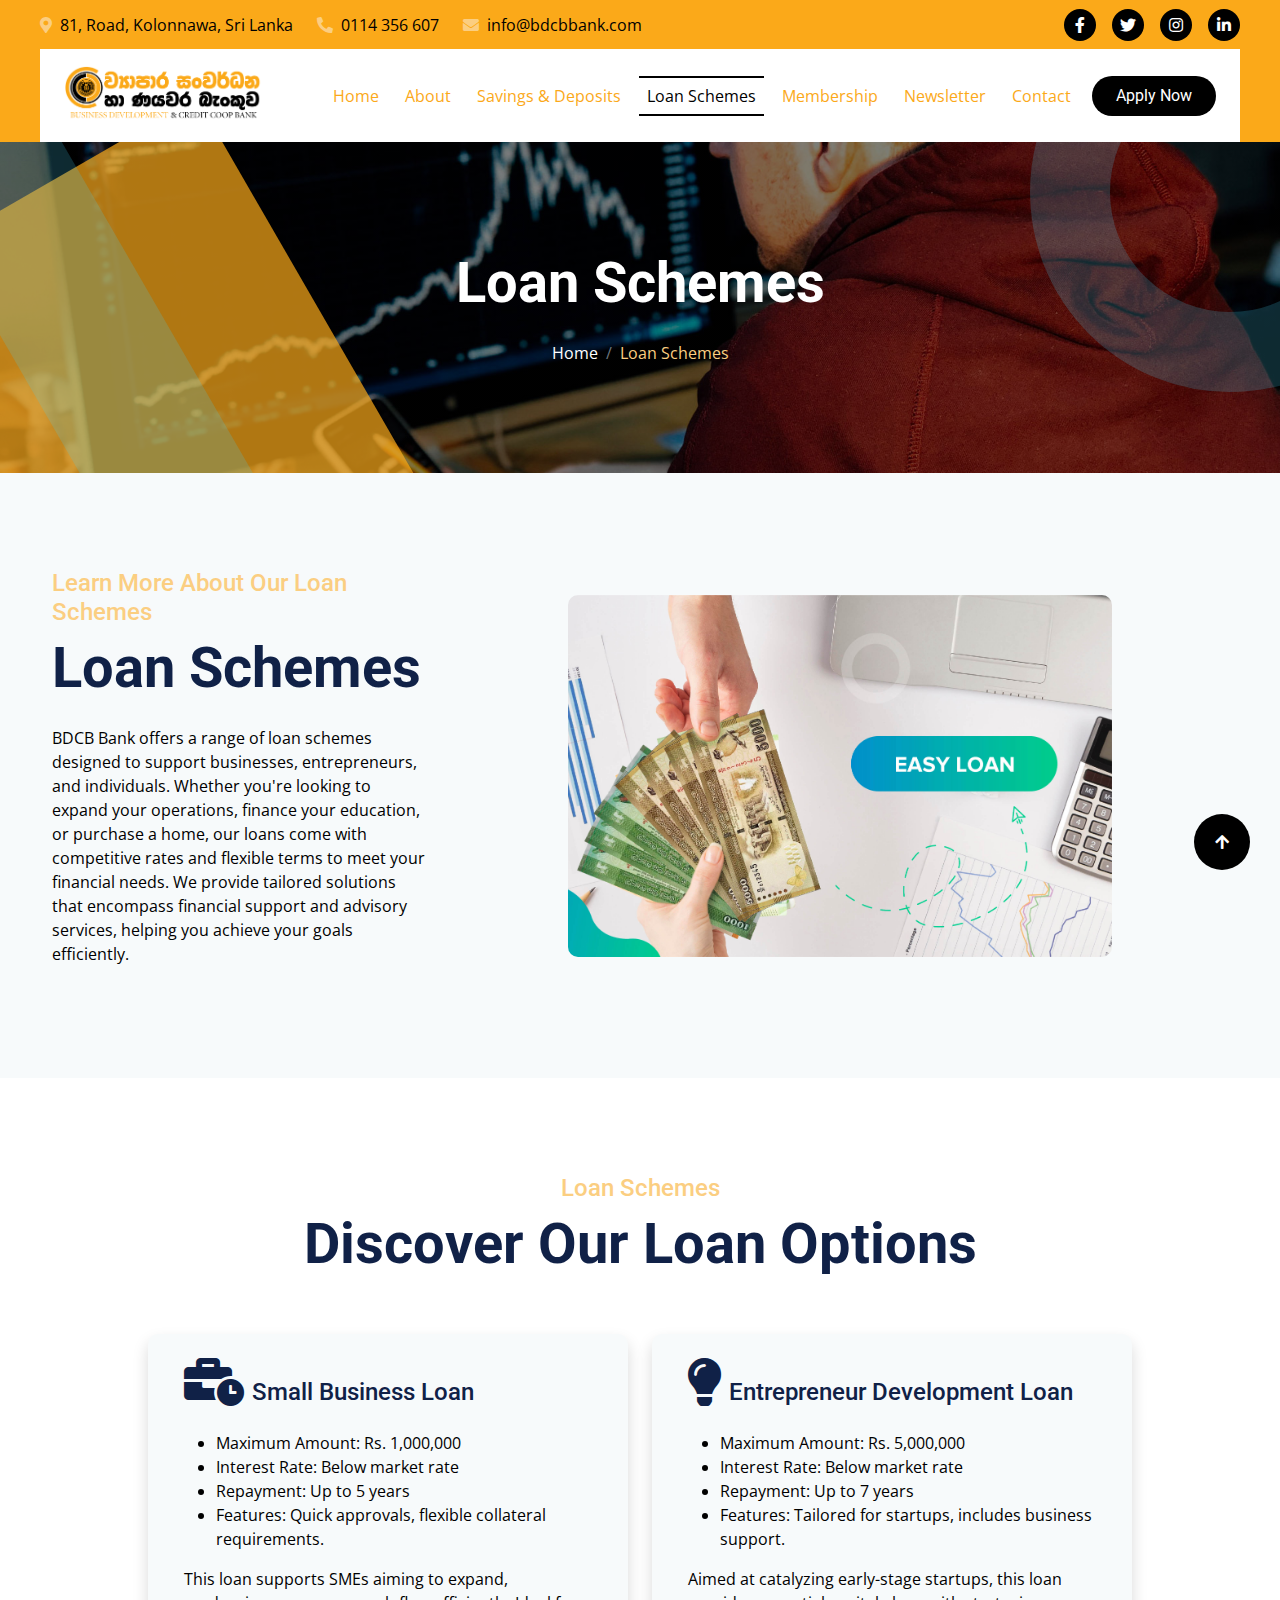
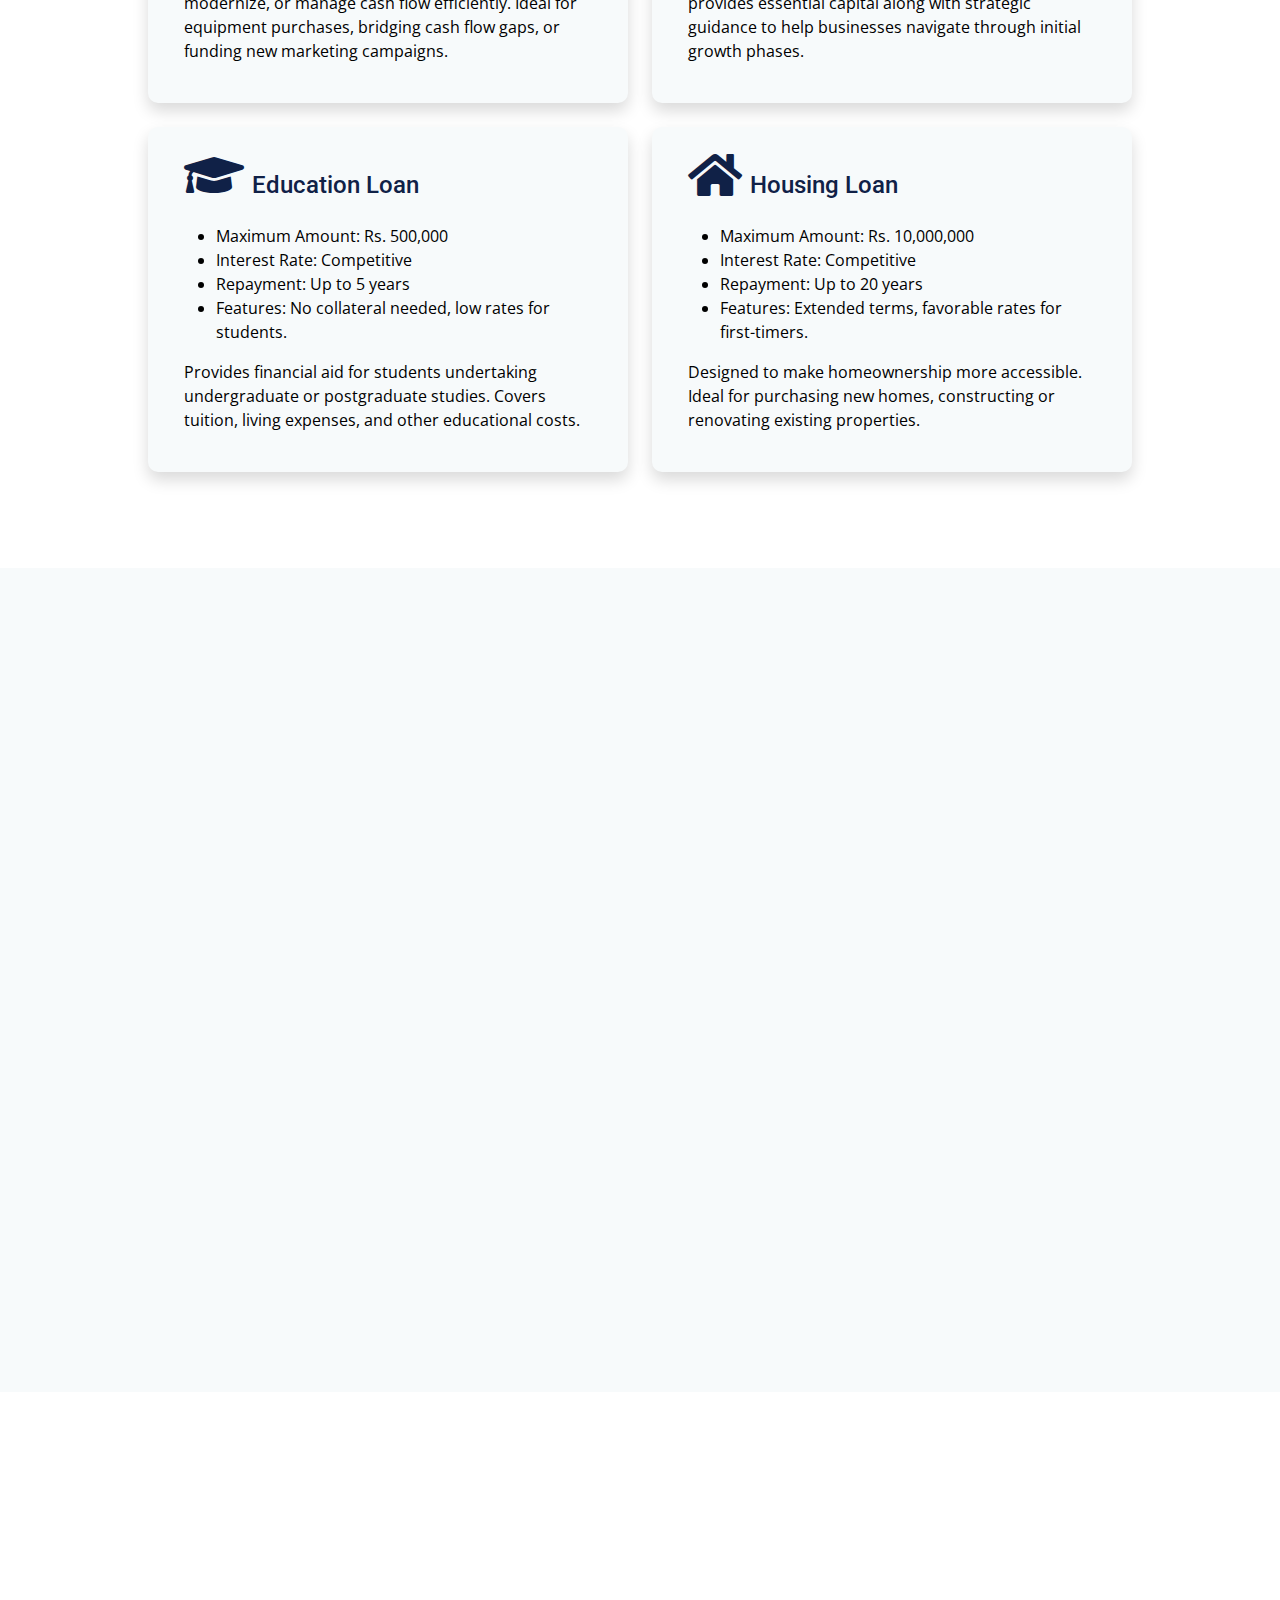
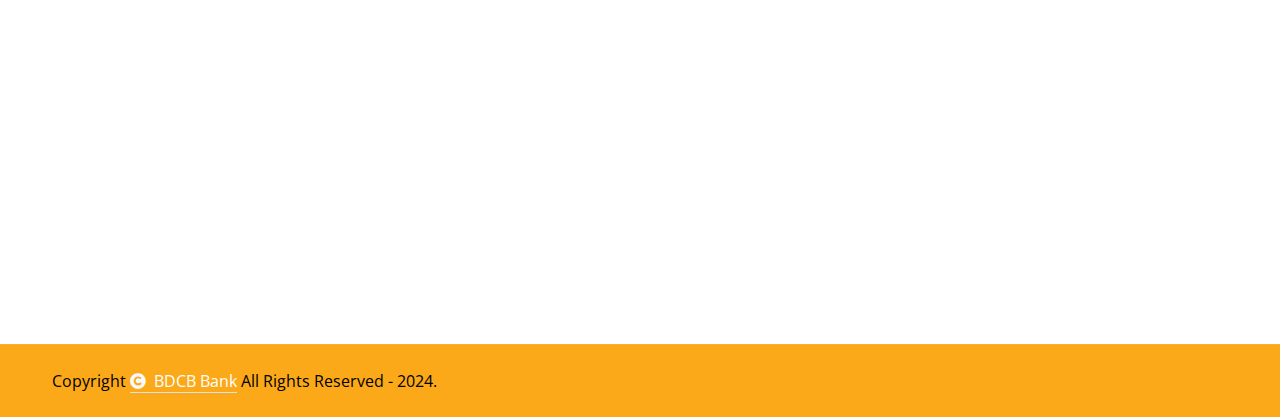
<file: project.html>
<!DOCTYPE html>
<html lang="en">

<head>
    <meta charset="utf-8">
    <title>BDCB Bank - Business Development and Credit Bank</title>
    <meta content="width=device-width, initial-scale=1.0" name="viewport">
    <meta content="" name="keywords">
    <meta content="" name="description">

    <!-- Favicon -->
    <link href="img/favicon.ico" rel="icon">
    <!-- Google Web Fonts -->
    <link rel="preconnect" href="https://fonts.googleapis.com">
    <link rel="preconnect" href="https://fonts.gstatic.com" crossorigin>
    <link
        href="https://fonts.googleapis.com/css2?family=Open+Sans:wght@400;500;600;700&family=Roboto:wght@400;500;700&display=swap"
        rel="stylesheet">

    <!-- Icon Font Stylesheet -->
    <link rel="stylesheet" href="https://use.fontawesome.com/releases/v5.15.4/css/all.css" />
    <link href="https://cdn.jsdelivr.net/npm/bootstrap-icons@1.4.1/font/bootstrap-icons.css" rel="stylesheet">

    <!-- Libraries Stylesheet -->
    <link rel="stylesheet" href="https://cdnjs.cloudflare.com/ajax/libs/animate.css/4.1.1/animate.min.css" />
    <link href="lib/animate/animate.min.css" rel="stylesheet">
    <link href="lib/owlcarousel/assets/owl.carousel.min.css" rel="stylesheet">
    <link href="lib/lightbox/css/lightbox.min.css" rel="stylesheet">


    <!-- Customized Bootstrap Stylesheet -->
    <link href="css/bootstrap.min.css" rel="stylesheet">

    <!-- Template Stylesheet -->
    <link href="css/style.css" rel="stylesheet">
</head>

<body>

    <!-- Spinner Start -->
    <div id="spinner"
        class="show bg-white position-fixed translate-middle w-100 vh-100 top-50 start-50 d-flex align-items-center justify-content-center">
        <div class="spinner-border text-primary" style="width: 3rem; height: 3rem;" role="status">
            <span class="sr-only">Loading...</span>
        </div>
    </div>
    <!-- Spinner End -->


    <!-- Topbar Start -->
    <div class="container-fluid topbar px-0 d-none d-lg-block">
        <div class="container px-0">
            <div class="row gx-0 align-items-center" style="height: 45px;">
                <div class="col-lg-8 text-center text-lg-start mb-lg-0">
                    <div class="d-flex flex-wrap">
                        <a href="https://maps.google.com/?q=81, Road, Kolonnawa, Sri Lanka" class="text-muted me-4"
                            target="_blank"><i class="fas fa-map-marker-alt text-primary me-2"></i>81, Road, Kolonnawa,
                            Sri Lanka</a>
                        <a href="tel:+94114356607" class="text-muted me-4"><i
                                class="fas fa-phone-alt text-primary me-2"></i>0114 356 607</a>
                        <a href="mailto:info@bdcbbank.com" class="text-muted me-0"><i
                                class="fas fa-envelope text-primary me-2"></i>info@bdcbbank.com</a>
                    </div>
                </div>

                <div class="col-lg-4 text-center text-lg-end">
                    <div class="d-flex align-items-center justify-content-end">
                        <a href="#" class="btn btn-primary btn-square rounded-circle nav-fill me-3"><i
                                class="fab fa-facebook-f text-white"></i></a>
                        <a href="#" class="btn btn-primary btn-square rounded-circle nav-fill me-3"><i
                                class="fab fa-twitter text-white"></i></a>
                        <a href="#" class="btn btn-primary btn-square rounded-circle nav-fill me-3"><i
                                class="fab fa-instagram text-white"></i></a>
                        <a href="#" class="btn btn-primary btn-square rounded-circle nav-fill me-0"><i
                                class="fab fa-linkedin-in text-white"></i></a>
                    </div>
                </div>
            </div>
        </div>
    </div>
    <!-- Topbar End -->


    <!-- Navbar & Hero Start -->
    <div class="container-fluid sticky-top px-0">
        <div class="position-absolute bg-dark" style="left: 0; top: 0; width: 100%; height: 100%;">
        </div>
        <div class="container px-0">
            <nav class="navbar navbar-expand-lg navbar-dark bg-white py-3 px-4">
                <a href="index.html" class="navbar-brand p-0">
                    <img src="img/BCSB_Logo-2.png" alt="bdcb bank-logo" style="width: 200px; height: auto;">

                </a>
                <button class="navbar-toggler" type="button" data-bs-toggle="collapse" data-bs-target="#navbarCollapse">
                    <span class="fa fa-bars"></span>
                </button>
                <div class="collapse navbar-collapse" id="navbarCollapse">
                    <div class="navbar-nav ms-auto py-0">
                        <a href="index.html" class="nav-item nav-link">Home</a>
                        <a href="about.html" class="nav-item nav-link">About</a>
                        <a href="service.html" class="nav-item nav-link">Savings & Deposits</a>
                        <a href="project.html" class="nav-item nav-link active">Loan Schemes</a>
                        <a href="membership.html" class="nav-item nav-link">Membership</a>
                        <a href="blog.html" class="nav-item nav-link">Newsletter</a>
                        <a href="contact.html" class="nav-item nav-link">Contact</a>
                    </div>
                    <div class="d-flex align-items-center flex-nowrap pt-xl-0">
                        <a href="#"
                            class="btn btn-primary rounded-pill text-white py-2 px-4 ms-2 flex-wrap flex-sm-shrink-0">Apply
                            Now</a>
                        <!-- <a href="#" class="btn btn-primary rounded-pill text-white py-2 px-4 ms-2 flex-wrap flex-sm-shrink-0">Start Investa</a> -->
                    </div>
                </div>
            </nav>
        </div>
    </div>
    <!-- Navbar & Hero End -->

    <!-- Modal Search Start -->
    <div class="modal fade" id="searchModal" tabindex="-1" aria-labelledby="exampleModalLabel" aria-hidden="true">
        <div class="modal-dialog modal-fullscreen">
            <div class="modal-content rounded-0">
                <div class="modal-header">
                    <h4 class="modal-title mb-0" id="exampleModalLabel">Search by keyword</h4>
                    <button type="button" class="btn-close" data-bs-dismiss="modal" aria-label="Close"></button>
                </div>
                <div class="modal-body d-flex align-items-center">
                    <div class="input-group w-75 mx-auto d-flex">
                        <input type="search" class="form-control p-3" placeholder="keywords"
                            aria-describedby="search-icon-1">
                        <span id="search-icon-1" class="input-group-text p-3"><i class="fa fa-search"></i></span>
                    </div>
                </div>
            </div>
        </div>
    </div>
    <!-- Modal Search End -->

    <!-- Header Start -->
    <div class="container-fluid bg-breadcrumb">
        <div class="bg-breadcrumb-single"></div>
        <div class="container text-center py-5" style="max-width: 900px;">
            <h4 class="text-white display-4 mb-4 wow fadeInDown" data-wow-delay="0.1s">Loan Schemes</h4>
            <ol class="breadcrumb justify-content-center mb-0 wow fadeInDown" data-wow-delay="0.3s">
                <li class="breadcrumb-item"><a href="index.html">Home</a></li>
                <li class="breadcrumb-item active text-primary">Loan Schemes</li>
            </ol>
        </div>
    </div>
    <!-- Header End -->
<!-- Loan Section Intro Start -->
<div class="container-fluid testimonial bg-light py-5">
    <div class="container py-5">
        <div class="row g-4 align-items-center justify-content-center">
            <div class="col-lg-5 col-xl-4 wow fadeInLeft" data-wow-delay="0.1s">
                <div class="h-100 rounded">
                    <h4 class="text-primary">Learn More About Our Loan Schemes</h4>
                    <h1 class="display-4 mb-4">Loan Schemes</h1>
                    <p>BDCB Bank offers a range of loan schemes designed to support businesses, entrepreneurs, and individuals. Whether you're looking to expand your operations, finance your education, or purchase a home, our loans come with competitive rates and flexible terms to meet your financial needs. We provide tailored solutions that encompass financial support and advisory services, helping you achieve your goals efficiently.</p>
                </div>
            </div>
            <div class="col-lg-7 col-xl-8 wow fadeInRight" data-wow-delay="0.1s">
                <img src="img/loan.jpg" class="img-fluid rounded" alt="Savings and Deposits" style="max-width: 70%;">
            </div>
        </div>
    </div>
</div>
<!-- Loan Section Intro End -->
<style>
    .container {
        max-width: 1200px; /* Adjust the maximum width to center the content */
    }
    .row {
        justify-content: space-around; /* Evenly spaces the children with space around them */
    }
    .testimonial p {
        text-align: left; /* Ensures text is aligned left */
    }
    .img-fluid {
        margin-left: auto; /* Center the image horizontally */
        margin-right: auto;
        display: block; /* Makes it easier to center the image using auto margins */
    }
</style>



<!-- Loan Start -->
<div class="container-fluid service py-5">
    <div class="container py-5">
        <div class="text-center mx-auto pb-5" style="max-width: 800px;">
            <h4 class="text-primary">Loan Schemes</h4>
            <h1 class="display-4">Discover Our Loan Options</h1>
        </div>
        <!-- Loan Cards Container Start -->
        <div class="row justify-content-center gap-4">
            <!-- Small Business Loan Card -->
            <div class="col-lg-6 service-item1 bg-light rounded shadow" style="width: 40%;">
                <div class="service-content text-center p-4">
                    <h4 class="mb-4 text-start"><i class="fas fa-business-time fa-2x me-2"></i>Small Business Loan</h4>
                    <ul class="text-start">
                        <li>Maximum Amount: Rs. 1,000,000</li>
                        <li>Interest Rate: Below market rate</li>
                        <li>Repayment: Up to 5 years</li>
                        <li>Features: Quick approvals, flexible collateral requirements.</li>
                    </ul>
                    <p class="text-start">This loan supports SMEs aiming to expand, modernize, or manage cash flow efficiently. Ideal for equipment purchases, bridging cash flow gaps, or funding new marketing campaigns.</p>
                </div>
                <div class="overlay"></div>
            </div>
            <!-- Entrepreneur Development Loan Card -->
            <div class="col-lg-6 service-item1 bg-light rounded shadow" style="width: 40%;">
                <div class="service-content text-center p-4">
                    <h4 class="mb-4 text-start"><i class="fas fa-lightbulb fa-2x me-2"></i>Entrepreneur Development Loan</h4>
                    <ul class="text-start">
                        <li>Maximum Amount: Rs. 5,000,000</li>
                        <li>Interest Rate: Below market rate</li>
                        <li>Repayment: Up to 7 years</li>
                        <li>Features: Tailored for startups, includes business support.</li>
                    </ul>
                    <p class="text-start">Aimed at catalyzing early-stage startups, this loan provides essential capital along with strategic guidance to help businesses navigate through initial growth phases.</p>
                </div>
                <div class="overlay"></div>
            </div>
            <!-- Education Loan Card -->
            <div class="col-lg-6 service-item1 bg-light rounded shadow" style="width: 40%;">
                <div class="service-content text-center p-4">
                    <h4 class="mb-4 text-start"><i class="fas fa-graduation-cap fa-2x me-2"></i>Education Loan</h4>
                    <ul class="text-start">
                        <li>Maximum Amount: Rs. 500,000</li>
                        <li>Interest Rate: Competitive</li>
                        <li>Repayment: Up to 5 years</li>
                        <li>Features: No collateral needed, low rates for students.</li>
                    </ul>
                    <p class="text-start">Provides financial aid for students undertaking undergraduate or postgraduate studies. Covers tuition, living expenses, and other educational costs.</p>
                </div>
                <div class="overlay"></div>
            </div>
            <!-- Housing Loan Card -->
            <div class="col-lg-6 service-item1 bg-light rounded shadow" style="width: 40%;">
                <div class="service-content text-center p-4">
                    <h4 class="mb-4 text-start"><i class="fas fa-home fa-2x me-2"></i>Housing Loan</h4>
                    <ul class="text-start">
                        <li>Maximum Amount: Rs. 10,000,000</li>
                        <li>Interest Rate: Competitive</li>
                        <li>Repayment: Up to 20 years</li>
                        <li>Features: Extended terms, favorable rates for first-timers.</li>
                    </ul>
                    <p class="text-start">Designed to make homeownership more accessible. Ideal for purchasing new homes, constructing or renovating existing properties.</p>
                </div>
                <div class="overlay"></div>
            </div>
        </div>
        <!-- Loan Cards Container End -->
    </div>
</div>
<!-- Loan End -->

<style>
    .service-item1 {
        position: relative;
        overflow: hidden;
        background-color: #fff; /* Ensure the default background is white */
        box-shadow: 0 2px 5px rgba(0,0,0,0.1); /* Add shadow for depth */
        transition: box-shadow 0.3s ease-in-out; /* Smooth transition for shadow */
    }
    .service-item1:hover {
        box-shadow: 0 5px 15px rgba(0,0,0,0.2); /* Enhanced shadow on hover for better focus */
    }
    .service-item1 .overlay {
        position: absolute;
        top: 0;
        left: 0;
        right: 0;
        bottom: 0;
        background-color: #fba919; /* Amber color overlay */
        opacity: 0; /* Start fully transparent */
        transition: opacity 0.3s ease-in-out; /* Smooth fade for overlay */
        z-index: 1; /* Ensure overlay is above the background but below the content */
    }
    .service-item1:hover .overlay {
        opacity: 0.7; /* Adjust opacity to make text more readable */
    }
    .service-item1 .service-content,
    .service-item1 i {
        position: relative; /* Ensure content and icons are positioned above the overlay */
        z-index: 2; /* Higher z-index so that content appears above the overlay */
        transition: color 0.3s ease-in-out; /* Smooth transition for color change */
    }
    .service-item1:hover .service-content, 
    .service-item1:hover .service-content ul,
    .service-item1:hover .service-content ul li,
    .service-item1:hover .service-content p,
    .service-item1:hover .service-content h4,
    .service-item1:hover i { /* Ensure all text including icons turns white */
        color: white;
    }
</style>

<!-- Benefits Start -->
<div class="container-fluid about bg-light py-5">
    <div class="container py-5">
        <div class="row g-5 align-items-center">
            <div class="col-lg-6 col-xl-5 wow fadeInLeft" data-wow-delay="0.1s">
                <div class="about-img">
                    <img src="img/loan1.png" class="img-fluid w-100 rounded-bottom" alt="bdcb bank-Image">
                </div>
            </div>
            <div class="col-lg-6 col-xl-7 wow fadeInRight" data-wow-delay="0.3s">
                <h4 class="text-primary">Why Choose Us?</h4>
                <h1 class="display-5 mb-4">Benefits of Banking with BDCB Bank</h1>
                <p class="text ps-4 mb-4">BDCB Bank is a leading cooperative financial institution in Sri Lanka, registered under
                    the Co-operative Act No. 5 of 1972, Reg. No. SA/MU 093.</p>
                <div class="row g-4 justify-content-between mb-5">
                    <div class="col-lg-6 col-xl-5">
                        <p class="text-dark"><i class="fas fa-check-circle text-primary me-1"></i> Higher interest
                            rates than most Sri Lankan banks.</p>
                        <p class="text-dark mb-0"><i class="fas fa-check-circle text-primary me-1"></i> Free
                            passbook and internet banking.</p>
                    </div>
                    <div class="col-lg-6 col-xl-7">
                        <p class="text-dark"><i class="fas fa-check-circle text-primary me-1"></i> Easy access to
                            your funds anytime.</p>
                        <p class="text-dark mb-0"><i class="fas fa-check-circle text-primary me-1"></i> Automatic
                            enrollment in our welfare and distress relief funds for members.</p>
                    </div>
                    <div class="col-lg-12">
                        <h5 class="text-primary mt-4">Loan Benefits</h5>
                        <p class="text-dark"><i class="fas fa-check-circle text-primary me-1"></i> Lower interest rates than most commercial banks.</p>
                        <p class="text-dark"><i class="fas fa-check-circle text-primary me-1"></i> Easy and quick loan approval process.</p>
                        <p class="text-dark"><i class="fas fa-check-circle text-primary me-1"></i> Flexible repayment plans to suit your needs.</p>
                        <p class="text-dark mb-0"><i class="fas fa-check-circle text-primary me-1"></i> No hidden charges or fees.</p>
                    </div>
                </div>
            </div>
        </div>
    </div>
</div>
<!-- Benefits End -->



    <!-- Footer Start -->
    <div class="container-fluid footer py-5 wow fadeIn" data-wow-delay="0.2s">
        <div class="container py-5">
            <div class="row g-5">
                <div class="col-md-6 col-lg-6 col-xl-3">
                    <div class="footer-item d-flex flex-column">
                        <div class="footer-item">
                            <h4 class="text-white mb-4">BDCB Bank</h4>
                            <p class="mb-3">BDCB Bank is a leading cooperative financial institution in Sri Lanka,
                                registered under
                                the Co-operative Act No. 5 of 1972, Reg. No. SA/MU 093.</p>

                        </div>
                    </div>
                </div>
                <div class="col-md-6 col-lg-6 col-xl-3">
                    <div class="footer-item d-flex flex-column">
                        <h4 class="text-white mb-4">Explore</h4>
                        <a href="index.html"><i class="fas fa-angle-right me-2"></i> Home</a>
                        <a href="about.html"><i class="fas fa-angle-right me-2"></i> About</a>
                        <a href="service.html"><i class="fas fa-angle-right me-2"></i> Savings & Deposits</a>
                        <a href="project.html"><i class="fas fa-angle-right me-2"></i> Loan Schemes</a>
                        <a href="membership.html"><i class="fas fa-angle-right me-2"></i> Membership</a>
                        <a href="blog.html"><i class="fas fa-angle-right me-2"></i> Newsletter</a>
                        <a href="contact.html"><i class="fas fa-angle-right me-2"></i> Contact Us</a>
                    </div>

                </div>
                <div class="col-md-6 col-lg-6 col-xl-3">
                    <div class="footer-item d-flex flex-column">
                        <h4 class="text-white mb-4">Contact Info</h4>
                        <a href="https://maps.google.com/?q=81, Road, Kolonnawa, Sri Lanka" target="_blank"><i
                                class="fa fa-map-marker-alt me-2"></i> 81, Road, Kolonnawa, Sri
                            Lanka</a>
                        <a href="mailto:info@bdcbbank.com" target="_blank"><i class="fas fa-envelope me-2"></i>
                            info@bdcbbank.com</a>

                        <a href="tel:+94114 356 607"><i class="fas fa-phone me-2"></i>+94 114 356 607</a>
                        <h6 class="text-white text-uppercase mt-4 mb-3" style="letter-spacing: 5px;">Follow Us</h6>
                        <div class="d-flex align-items-center">
                            <a class="btn btn-light btn-md-square me-2" href=""><i class="fab fa-facebook-f"></i></a>
                            <a class="btn btn-light btn-md-square me-2" href=""><i class="fab fa-twitter"></i></a>
                            <a class="btn btn-light btn-md-square me-2" href=""><i class="fab fa-instagram"></i></a>
                            <a class="btn btn-light btn-md-square me-0" href=""><i class="fab fa-linkedin-in"></i></a>
                        </div>
                    </div>
                </div>
                <div class="col-md-6 col-lg-6 col-xl-3">
                    <div class="footer-item-post d-flex flex-column">
                        <h4 class="text-white mb-4">Popular Post</h4>
                        <div class="d-flex flex-column mb-3">
                            <p class="text-uppercase text-white mb-2">Benefits</p>
                            <p class="text-body">BDCB Bank: Empowerment through community and ownership.</p>
                        </div>
                        <div class="d-flex flex-column mb-3">
                            <p class="text-uppercase text-white mb-2">Membership</p>
                            <p class="text-body">Simple guide to BDCB Bank membership: eligibility, documents,
                                benefits.</p>
                        </div>
                        <div class="footer-btn text-start">
                            <a href="blog.html" class="btn btn-light rounded-pill px-4">View All Post <i
                                    class="fa fa-arrow-right ms-1"></i></a>
                        </div>
                    </div>
                </div>
            </div>
        </div>
    </div>
    <!-- Footer End -->

    <!-- Copyright Start -->
    <div class="container-fluid copyright py-4">
        <div class="container">
            <div class="row g-4 align-items-center">
                <div class="col-md-6 text-center text-md-start mb-md-0">
                    <span class="text-body">Copyright <a href="#" class="border-bottom text-white"><i
                                class="fas fa-copyright text-light me-2"></i>BDCB Bank</a> All Rights Reserved -
                        2024.</span>
                </div>
                <div class="col-md-6 text-center text-md-end text-body">
                    <!--/*** This template is free as long as you keep the below author’s credit link/attribution link/backlink. ***/-->
                    <!--/*** If you'd like to use the template without the below author’s credit link/attribution link/backlink, ***/-->
                    <!--/*** you can purchase the Credit Removal License from "https://htmlcodex.com/credit-removal". ***/-->
                    <!-- Designed By <a class="border-bottom text-primary" href="https://htmlcodex.com">HTML Codex</a> -->
                </div>
            </div>
        </div>
    </div>
    <!-- Copyright End -->


    <!-- Back to Top -->
    <a href="#" class="btn btn-primary btn-lg-square back-to-top"><i class="fa fa-arrow-up"></i></a>


    <!-- JavaScript Libraries -->
    <script src="https://ajax.googleapis.com/ajax/libs/jquery/3.6.4/jquery.min.js"></script>
    <script src="https://cdn.jsdelivr.net/npm/bootstrap@5.0.0/dist/js/bootstrap.bundle.min.js"></script>
    <script src="lib/wow/wow.min.js"></script>
    <script src="lib/easing/easing.min.js"></script>
    <script src="lib/waypoints/waypoints.min.js"></script>
    <script src="lib/counterup/counterup.min.js"></script>
    <script src="lib/owlcarousel/owl.carousel.min.js"></script>
    <script src="lib/lightbox/js/lightbox.min.js"></script>


    <!-- Template Javascript -->
    <script src="js/main.js"></script>
</body>

</html>
</file>
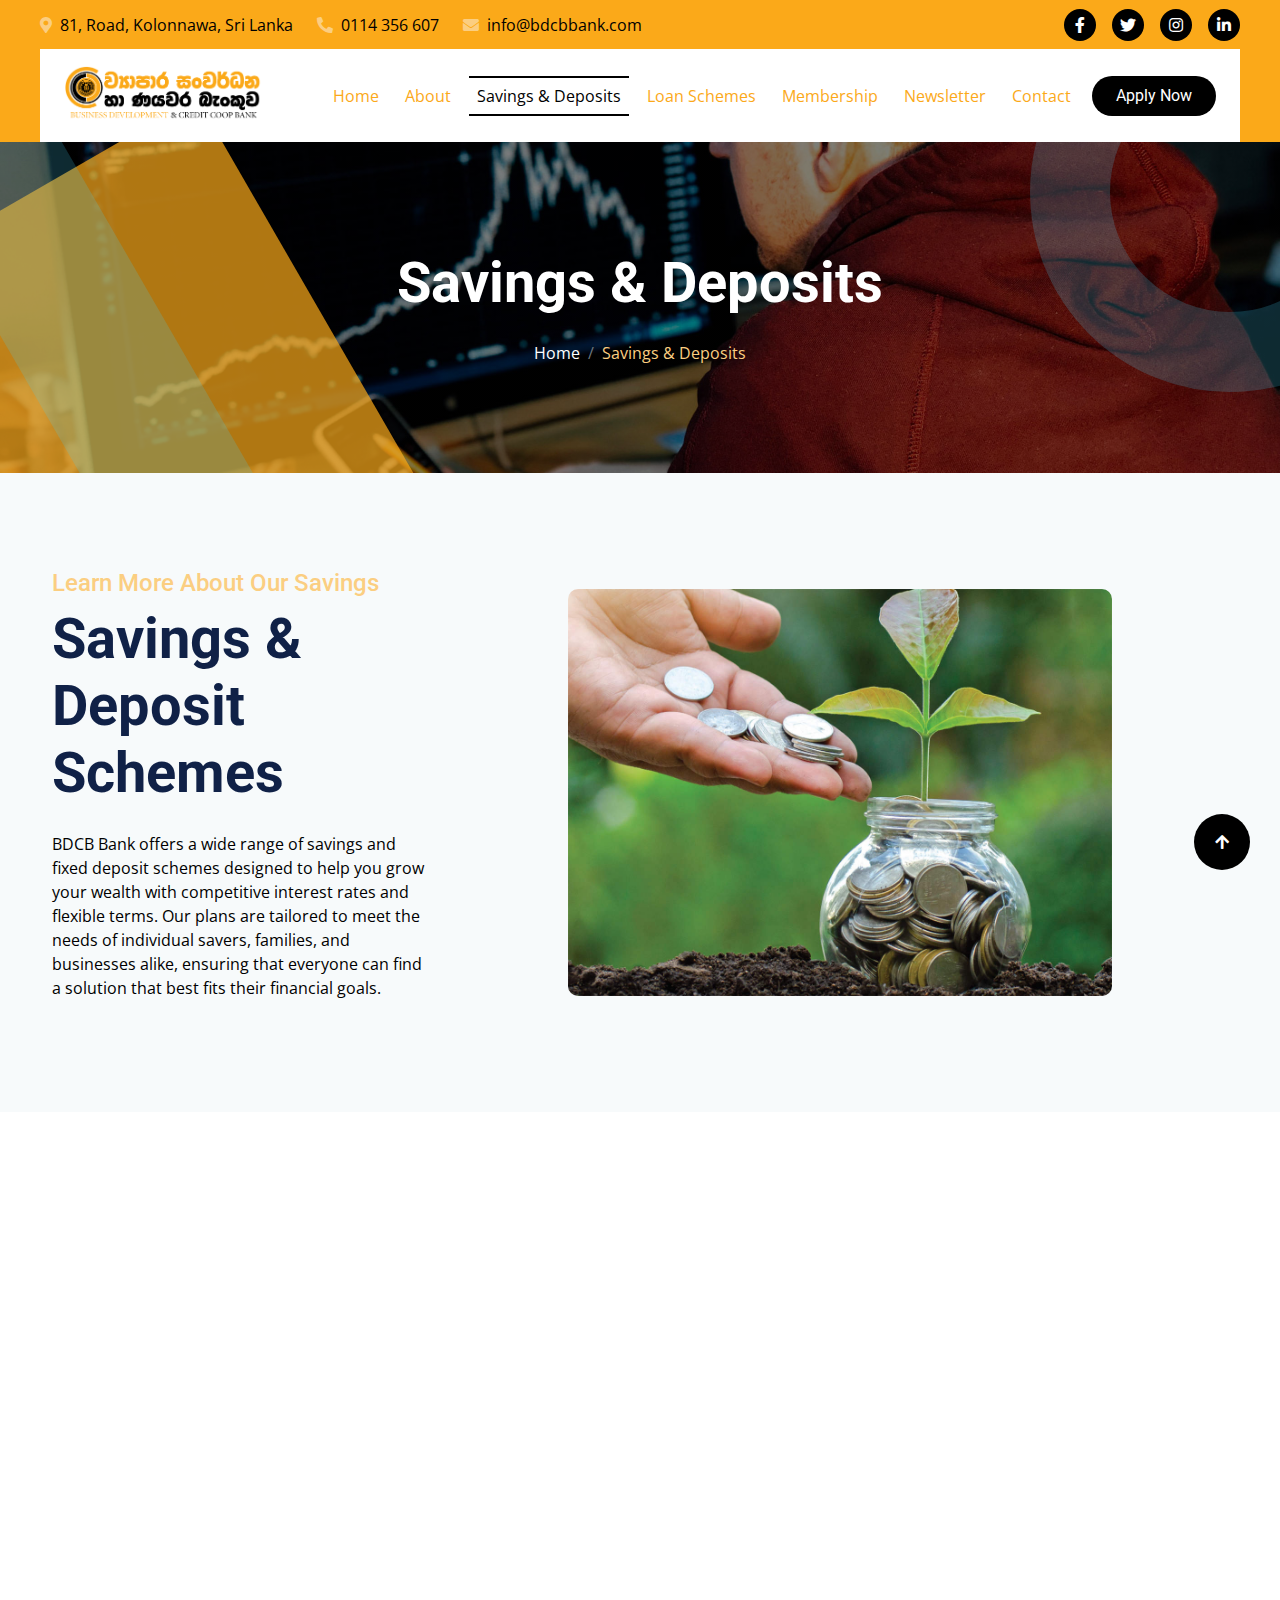
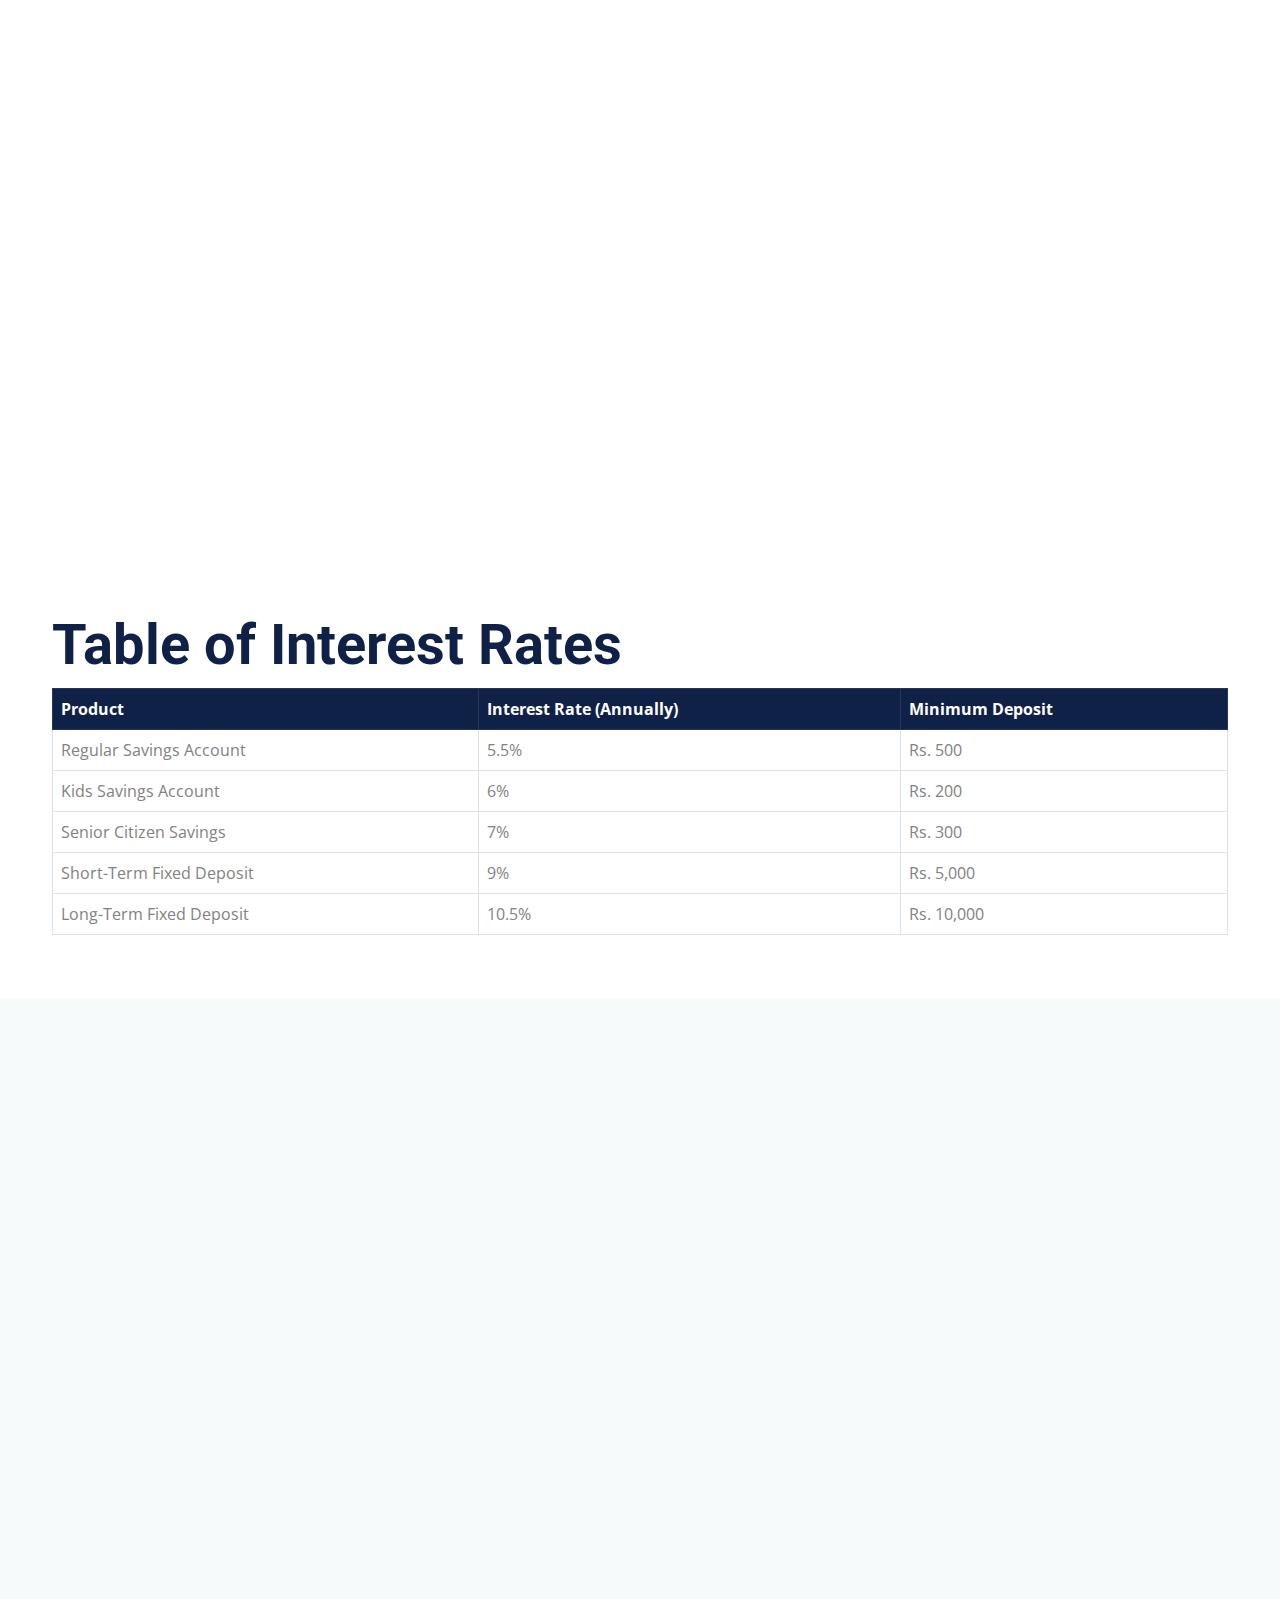
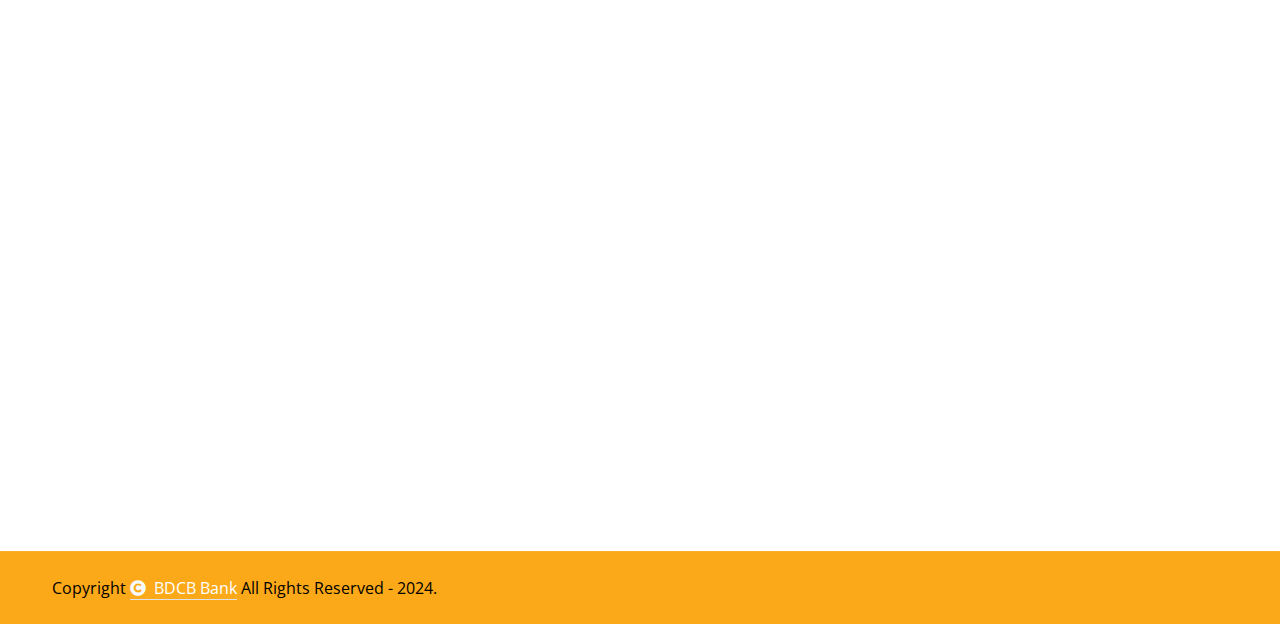
<file: service.html>
<!DOCTYPE html>
<html lang="en">

<head>
    <meta charset="utf-8">
    <title>BDCB Bank - Business Development and Credit Bank</title>
    <meta content="width=device-width, initial-scale=1.0" name="viewport">
    <meta content="" name="keywords">
    <meta content="" name="description">

    <!-- Favicon -->
    <link href="img/favicon.ico" rel="icon">
    <!-- Google Web Fonts -->
    <link rel="preconnect" href="https://fonts.googleapis.com">
    <link rel="preconnect" href="https://fonts.gstatic.com" crossorigin>
    <link
        href="https://fonts.googleapis.com/css2?family=Open+Sans:wght@400;500;600;700&family=Roboto:wght@400;500;700&display=swap"
        rel="stylesheet">

    <!-- Icon Font Stylesheet -->
    <link rel="stylesheet" href="https://use.fontawesome.com/releases/v5.15.4/css/all.css" />
    <link href="https://cdn.jsdelivr.net/npm/bootstrap-icons@1.4.1/font/bootstrap-icons.css" rel="stylesheet">

    <!-- Libraries Stylesheet -->
    <link rel="stylesheet" href="https://cdnjs.cloudflare.com/ajax/libs/animate.css/4.1.1/animate.min.css" />
    <link href="lib/animate/animate.min.css" rel="stylesheet">
    <link href="lib/owlcarousel/assets/owl.carousel.min.css" rel="stylesheet">
    <link href="lib/lightbox/css/lightbox.min.css" rel="stylesheet">


    <!-- Customized Bootstrap Stylesheet -->
    <link href="css/bootstrap.min.css" rel="stylesheet">

    <!-- Template Stylesheet -->
    <link href="css/style.css" rel="stylesheet">
</head>

<body>

    <!-- Spinner Start -->
    <div id="spinner"
        class="show bg-white position-fixed translate-middle w-100 vh-100 top-50 start-50 d-flex align-items-center justify-content-center">
        <div class="spinner-border text-primary" style="width: 3rem; height: 3rem;" role="status">
            <span class="sr-only">Loading...</span>
        </div>
    </div>
    <!-- Spinner End -->


    <!-- Topbar Start -->
    <div class="container-fluid topbar px-0 d-none d-lg-block">
        <div class="container px-0">
            <div class="row gx-0 align-items-center" style="height: 45px;">
                <div class="col-lg-8 text-center text-lg-start mb-lg-0">
                    <div class="d-flex flex-wrap">
                        <a href="https://maps.google.com/?q=81, Road, Kolonnawa, Sri Lanka" class="text-muted me-4"
                            target="_blank"><i class="fas fa-map-marker-alt text-primary me-2"></i>81, Road, Kolonnawa,
                            Sri Lanka</a>
                        <a href="tel:+94114356607" class="text-muted me-4"><i
                                class="fas fa-phone-alt text-primary me-2"></i>0114 356 607</a>
                        <a href="mailto:info@bdcbbank.com" class="text-muted me-0"><i
                                class="fas fa-envelope text-primary me-2"></i>info@bdcbbank.com</a>
                    </div>
                </div>

                <div class="col-lg-4 text-center text-lg-end">
                    <div class="d-flex align-items-center justify-content-end">
                        <a href="#" class="btn btn-primary btn-square rounded-circle nav-fill me-3"><i
                                class="fab fa-facebook-f text-white"></i></a>
                        <a href="#" class="btn btn-primary btn-square rounded-circle nav-fill me-3"><i
                                class="fab fa-twitter text-white"></i></a>
                        <a href="#" class="btn btn-primary btn-square rounded-circle nav-fill me-3"><i
                                class="fab fa-instagram text-white"></i></a>
                        <a href="#" class="btn btn-primary btn-square rounded-circle nav-fill me-0"><i
                                class="fab fa-linkedin-in text-white"></i></a>
                    </div>
                </div>
            </div>
        </div>
    </div>
    <!-- Topbar End -->


    <!-- Navbar & Hero Start -->
    <div class="container-fluid sticky-top px-0">
        <div class="position-absolute bg-dark" style="left: 0; top: 0; width: 100%; height: 100%;">
        </div>
        <div class="container px-0">
            <nav class="navbar navbar-expand-lg navbar-dark bg-white py-3 px-4">
                <a href="index.html" class="navbar-brand p-0">
                    <img src="img/BCSB_Logo-2.png" alt="bdcb bank-logo" style="width: 200px; height: auto;">

                </a>
                <button class="navbar-toggler" type="button" data-bs-toggle="collapse" data-bs-target="#navbarCollapse">
                    <span class="fa fa-bars"></span>
                </button>
                <div class="collapse navbar-collapse" id="navbarCollapse">
                    <div class="navbar-nav ms-auto py-0">
                        <a href="index.html" class="nav-item nav-link">Home</a>
                        <a href="about.html" class="nav-item nav-link">About</a>
                        <a href="service.html" class="nav-item nav-link active">Savings & Deposits</a>
                        <a href="project.html" class="nav-item nav-link">Loan Schemes</a>
                        <a href="membership.html" class="nav-item nav-link">Membership</a>
                        <a href="blog.html" class="nav-item nav-link">Newsletter</a>
                        <a href="contact.html" class="nav-item nav-link">Contact</a>
                    </div>
                    <div class="d-flex align-items-center flex-nowrap pt-xl-0">
                        <a href="#"
                            class="btn btn-primary rounded-pill text-white py-2 px-4 ms-2 flex-wrap flex-sm-shrink-0">Apply
                            Now</a>
                        <!-- <a href="#" class="btn btn-primary rounded-pill text-white py-2 px-4 ms-2 flex-wrap flex-sm-shrink-0">Start Investa</a> -->
                    </div>
                </div>
            </nav>
        </div>
    </div>
    <!-- Navbar & Hero End -->

    <!-- Modal Search Start -->
    <div class="modal fade" id="searchModal" tabindex="-1" aria-labelledby="exampleModalLabel" aria-hidden="true">
        <div class="modal-dialog modal-fullscreen">
            <div class="modal-content rounded-0">
                <div class="modal-header">
                    <h4 class="modal-title mb-0" id="exampleModalLabel">Search by keyword</h4>
                    <button type="button" class="btn-close" data-bs-dismiss="modal" aria-label="Close"></button>
                </div>
                <div class="modal-body d-flex align-items-center">
                    <div class="input-group w-75 mx-auto d-flex">
                        <input type="search" class="form-control p-3" placeholder="keywords"
                            aria-describedby="search-icon-1">
                        <span id="search-icon-1" class="input-group-text p-3"><i class="fa fa-search"></i></span>
                    </div>
                </div>
            </div>
        </div>
    </div>
    <!-- Modal Search End -->

    <!-- Header Start -->
    <div class="container-fluid bg-breadcrumb">
        <div class="bg-breadcrumb-single"></div>
        <div class="container text-center py-5" style="max-width: 900px;">
            <h4 class="text-white display-4 mb-4 wow fadeInDown" data-wow-delay="0.1s">Savings & Deposits</h4>
            <ol class="breadcrumb justify-content-center mb-0 wow fadeInDown" data-wow-delay="0.3s">
                <li class="breadcrumb-item"><a href="index.html">Home</a></li>
                <li class="breadcrumb-item active text-primary">Savings & Deposits</li>
            </ol>
        </div>
    </div>
    <!-- Header End -->


<!-- Savings Section Intro Start -->
<div class="container-fluid testimonial bg-light py-5">
    <div class="container py-5">
        <div class="row g-4 align-items-center justify-content-center">
            <div class="col-lg-5 col-xl-4 wow fadeInLeft" data-wow-delay="0.1s">
                <div class="h-100 rounded">
                    <h4 class="text-primary">Learn More About Our Savings</h4>
                    <h1 class="display-4 mb-4">Savings & Deposit Schemes</h1>
                    <p>BDCB Bank offers a wide range of savings and fixed deposit schemes designed to help you grow your wealth with competitive interest rates and flexible terms. Our plans are tailored to meet the needs of individual savers, families, and businesses alike, ensuring that everyone can find a solution that best fits their financial goals.</p>
                </div>
            </div>
            <div class="col-lg-7 col-xl-8 wow fadeInRight" data-wow-delay="0.1s">
                <img src="img/save.jpg" class="img-fluid rounded" alt="bdcb bank-Savings and Deposits" style="max-width: 70%;">
            </div>
        </div>
    </div>
</div>
<!-- Savings Section Intro End -->
<style>
    .container {
        max-width: 1200px; /* Adjust the maximum width to center the content */
    }
    .row {
        justify-content: space-around; /* Evenly spaces the children with space around them */
    }
    .testimonial p {
        text-align: left; /* Ensures text is aligned left */
    }
    .img-fluid {
        margin-left: auto; /* Center the image horizontally */
        margin-right: auto;
        display: block; /* Makes it easier to center the image using auto margins */
    }
</style>


    <!-- Savings Start -->
    <div class="container-fluid project" style="margin-top: 100px;">
        <div class="container">
            <div class="text-center mx-auto pb-5 wow fadeInUp" data-wow-delay="0.1s" style="max-width: 800px;">
                <h4 class="text-primary">Savings & Deposits</h4>
                <h1 class="display-4">Our Savings & Deposit Schemes</h1>
            </div>
            <div class="project-carousel owl-carousel wow fadeInUp" data-wow-delay="0.1s">
                <!-- Regular Savings Account -->
                <div class="project-item h-100 wow fadeInUp" data-wow-delay="0.1s">
                    <div class="project-img">
                        <img src="img/save1.png" class="img-fluid w-70 rounded" alt="bdcb bank-Regular Savings Account Image">
                    </div>
                    <div class="project-content bg-light rounded p-4">
                        <div class="project-content-inner">
                            <div class="project-icon mb-3"><i class="fas fa-donate fa-4x text-primary"></i></div>
                            <p class="text-dark fs-5 mb-3">Regular Savings Account</p>
                            <ul class="mb-4 text-start">
                                <li>Interest Rate: Higher than industry average</li>
                                <li>Features: No hidden fees, easy withdrawals, auto-transfer facility</li>
                                <li>Minimum Balance: Rs. 500</li>
                            </ul>
                        </div>
                    </div>
                </div>
                <!-- Kids Savings Account -->
                <div class="project-item h-100 wow fadeInUp" data-wow-delay="0.2s">
                    <div class="project-img">
                        <img src="img/save2.png" class="img-fluid w-70 rounded" alt="bdcb bank-Kids Savings Account Image">
                    </div>
                    <div class="project-content bg-light rounded p-4">
                        <div class="project-content-inner">
                            <div class="project-icon mb-3"><i class="fas fa-donate fa-4x text-primary"></i></div>
                            <p class="text-dark fs-5 mb-3">Kids Savings Account</p>
                            <ul class="mb-4 text-start">
                                <li>Interest Rate: Attractive rates for minors</li>
                                <li>Features: Birthday gifts, educational workshops</li>
                                <li>Minimum Balance: Rs. 200</li>
                            </ul>
                        </div>
                    </div>
                </div>
                <!-- Senior Citizen Savings Account -->
                <div class="project-item h-100 wow fadeInUp" data-wow-delay="0.3s">
                    <div class="project-img">
                        <img src="img/save3.png" class="img-fluid w-70 rounded"
                            alt="bdcb bank-Senior Citizen Savings Account Image">
                    </div>
                    <div class="project-content bg-light rounded p-4">
                        <div class="project-content-inner">
                            <div class="project-icon mb-3"><i class="fas fa-donate fa-4x text-primary"></i></div>
                            <p class="text-dark fs-5 mb-3">Senior Citizen Savings Account</p>
                            <ul class="mb-4 text-start">
                                <li>Interest Rate: Enhanced rates for seniors</li>
                                <li>Features: Special privileges for individuals aged 60+</li>
                                <li>Minimum Balance: Rs. 300</li>
                            </ul>
                        </div>
                    </div>
                </div>
                <!-- Short-Term Fixed Deposit -->
                <div class="project-item h-100 wow fadeInUp" data-wow-delay="0.4s">
                    <div class="project-img">
                        <img src="img/save4.png" class="img-fluid w-70 rounded"
                            alt="bdcb bank-Short-Term Fixed Deposit Image">
                    </div>
                    <div class="project-content bg-light rounded p-4">
                        <div class="project-content-inner">
                            <div class="project-icon mb-3"><i class="fas fa-donate fa-4x text-primary"></i></div>
                            <p class="text-dark fs-5 mb-3">Short-Term Fixed Deposit</p>
                            <ul class="mb-4 text-start">
                                <li>Duration: 3 months to 1 year</li>
                                <li>Interest Rate: Guaranteed returns, higher than competitors</li>
                                <li>Minimum Deposit: Rs. 5,000</li>
                            </ul>
                        </div>
                    </div>
                </div>
                <!-- Long-Term Fixed Deposit -->
                <div class="project-item h-100 wow fadeInUp" data-wow-delay="0.5s">
                    <div class="project-img">
                        <img src="img/save5.png" class="img-fluid w-70 rounded" alt="bdcb bank-Long-Term Fixed Deposit Image">
                    </div>
                    <div class="project-content bg-light rounded p-4">
                        <div class="project-content-inner">
                            <div class="project-icon mb-3"><i class="fas fa-donate fa-4x text-primary"></i></div>
                            <p class="text-dark fs-5 mb-3">Long-Term Fixed Deposit</p>
                            <ul class="mb-4 text-start">
                                <li>Duration: 1 year to 5 years</li>
                                <li>Interest Rate: High returns over time</li>
                                <li>Minimum Deposit: Rs. 10,000</li>
                            </ul>
                        </div>
                    </div>
                </div>
            </div>
        </div>
    </div>
    <!-- Savings End -->

    <!-- Interest Rates Table Start -->
    <div class="container my-5">
        <div class="row">
            <div class="col-lg-12">
                <h1 class="display-4">Table of Interest Rates</h1>
                <table class="table table-bordered">
                    <thead class="table-dark">
                        <tr>
                            <th>Product</th>
                            <th>Interest Rate (Annually)</th>
                            <th>Minimum Deposit</th>
                        </tr>
                    </thead>
                    <tbody>
                        <tr>
                            <td>Regular Savings Account</td>
                            <td>5.5%</td>
                            <td>Rs. 500</td>
                        </tr>
                        <tr>
                            <td>Kids Savings Account</td>
                            <td>6%</td>
                            <td>Rs. 200</td>
                        </tr>
                        <tr>
                            <td>Senior Citizen Savings</td>
                            <td>7%</td>
                            <td>Rs. 300</td>
                        </tr>
                        <tr>
                            <td>Short-Term Fixed Deposit</td>
                            <td>9%</td>
                            <td>Rs. 5,000</td>
                        </tr>
                        <tr>
                            <td>Long-Term Fixed Deposit</td>
                            <td>10.5%</td>
                            <td>Rs. 10,000</td>
                        </tr>
                    </tbody>
                </table>
            </div>
        </div>
    </div>
    <!-- Interest Rates Table End -->

    <!-- benefits Start -->
    <div class="container-fluid about bg-light py-5">
        <div class="container py-5">
            <div class="row g-5 align-items-center">
                <div class="col-lg-6 col-xl-5 wow fadeInLeft" data-wow-delay="0.1s">
                    <div class="about-img">
                        <img src="img/save6.jpg" class="img-fluid w-100 rounded-bottom" alt="bdcb bank-Image">
                    </div>
                </div>
                <div class="col-lg-6 col-xl-7 wow fadeInRight" data-wow-delay="0.3s">
                    <h4 class="text-primary">Why Choose Us?</h4>
                    <h1 class="display-5 mb-4">Benefits of Saving with BDCB Bank</h1>
                    <p class="text ps-4 mb-4">BDCB Bank is a leading cooperative financial institution in Sri Lanka,
                        registered under
                        the Co-operative Act No. 5 of 1972, Reg. No. SA/MU 093.
                    </p>
                    <div class="row g-4 justify-content-between mb-5">
                        <div class="col-lg-6 col-xl-5">
                            <p class="text-dark"><i class="fas fa-check-circle text-primary me-1"></i> Higher interest
                                rates than most Sri Lankan banks.</p>
                            <p class="text-dark mb-0"><i class="fas fa-check-circle text-primary me-1"></i> Free
                                passbook and internet banking.</p>
                        </div>
                        <div class="col-lg-6 col-xl-7">
                            <p class="text-dark"><i class="fas fa-check-circle text-primary me-1"></i> Easy access to
                                your funds anytime.</p>
                            <p class="text-dark mb-0"><i class="fas fa-check-circle text-primary me-1"></i> Automatic
                                enrollment in our welfare and distress relief funds for members.</p>
                        </div>
                    </div>
                </div>
            </div>
        </div>
    </div>
    </div>
    <!-- benefits End -->


    <!-- Testimonial Start -->
    <!-- <div class="container-fluid testimonial bg-light py-5">
            <div class="container py-5">
                <div class="row g-4 align-items-center">
                    <div class="col-xl-4 wow fadeInLeft" data-wow-delay="0.1s">
                        <div class="h-100 rounded">
                            <h4 class="text-primary">Our Feedbacks </h4>
                            <h1 class="display-4 mb-4">Clients are Talking</h1>
                            <p class="mb-4">Lorem ipsum dolor sit amet consectetur adipisicing elit. Harum atque soluta unde itaque. Consequatur quam odit blanditiis harum veritatis porro.</p>
                            <a class="btn btn-primary rounded-pill text-white py-3 px-5" href="#">Read All Reviews <i class="fas fa-arrow-right ms-2"></i></a>
                        </div>
                    </div>
                    <div class="col-xl-8">
                        <div class="testimonial-carousel owl-carousel wow fadeInUp" data-wow-delay="0.1s">
                            <div class="testimonial-item bg-white rounded p-4 wow fadeInUp" data-wow-delay="0.3s">
                                <div class="d-flex">
                                    <div><i class="fas fa-quote-left fa-3x text-dark me-3"></i></div>
                                    <p class="mt-4">Lorem ipsum dolor sit, amet consectetur adipisicing elit. Magnam eos impedit eveniet dolorem culpa ullam incidunt vero quo recusandae nemo? Molestiae doloribus iure,
                                    </p>
                                </div>
                                <div class="d-flex justify-content-end">
                                    <div class="my-auto text-end">
                                        <h5>Person Name</h5>
                                        <p class="mb-0">Profession</p>
                                    </div>
                                    <div class="bg-white rounded-circle ms-3">
                                        <img src="img/testimonial-1.jpg" class="rounded-circle p-2" style="width: 80px; height: 80px; border: 1px solid; border-color: var(--bs-primary);" alt="">
                                    </div>
                                </div>
                            </div>
                            <div class="testimonial-item bg-white rounded p-4 wow fadeInUp" data-wow-delay="0.5s">
                                <div class="d-flex">
                                    <div><i class="fas fa-quote-left fa-3x text-dark me-3"></i></div>
                                    <p class="mt-4">Lorem ipsum dolor sit, amet consectetur adipisicing elit. Magnam eos impedit eveniet dolorem culpa ullam incidunt vero quo recusandae nemo? Molestiae doloribus iure,
                                    </p>
                                </div>
                                <div class="d-flex justify-content-end">
                                    <div class="my-auto text-end">
                                        <h5>Person Name</h5>
                                        <p class="mb-0">Profession</p>
                                    </div>
                                    <div class="bg-white rounded-circle ms-3">
                                        <img src="img/testimonial-2.jpg" class="rounded-circle p-2" style="width: 80px; height: 80px; border: 1px solid; border-color: var(--bs-primary);" alt="">
                                    </div>
                                </div>
                            </div>
                            <div class="testimonial-item bg-white rounded p-4 wow fadeInUp" data-wow-delay="0.7s">
                                <div class="d-flex">
                                    <div><i class="fas fa-quote-left fa-3x text-dark me-3"></i></div>
                                    <p class="mt-4">Lorem ipsum dolor sit, amet consectetur adipisicing elit. Magnam eos impedit eveniet dolorem culpa ullam incidunt vero quo recusandae nemo? Molestiae doloribus iure,
                                    </p>
                                </div>
                                <div class="d-flex justify-content-end">
                                    <div class="my-auto text-end">
                                        <h5>Person Name</h5>
                                        <p class="mb-0">Profession</p>
                                    </div>
                                    <div class="bg-white rounded-circle ms-3">
                                        <img src="img/testimonial-3.jpg" class="rounded-circle p-2" style="width: 80px; height: 80px; border: 1px solid; border-color: var(--bs-primary);" alt="">
                                    </div>
                                </div>
                            </div>
                        </div>
                    </div>
                </div>
            </div>
        </div> -->
    <!-- Testimonial End -->


    <!-- Footer Start -->
    <div class="container-fluid footer py-5 wow fadeIn" data-wow-delay="0.2s">
        <div class="container py-5">
            <div class="row g-5">
                <div class="col-md-6 col-lg-6 col-xl-3">
                    <div class="footer-item d-flex flex-column">
                        <div class="footer-item">
                            <h4 class="text-white mb-4">BDCB Bank</h4>
                            <p class="mb-3">BDCB Bank is a leading cooperative financial institution in Sri Lanka,
                                registered under
                                the Co-operative Act No. 5 of 1972, Reg. No. SA/MU 093.</p>

                        </div>
                    </div>
                </div>
                <div class="col-md-6 col-lg-6 col-xl-3">
                    <div class="footer-item d-flex flex-column">
                        <h4 class="text-white mb-4">Explore</h4>
                        <a href="index.html"><i class="fas fa-angle-right me-2"></i> Home</a>
                        <a href="about.html"><i class="fas fa-angle-right me-2"></i> About</a>
                        <a href="service.html"><i class="fas fa-angle-right me-2"></i> Savings & Deposits</a>
                        <a href="project.html"><i class="fas fa-angle-right me-2"></i> Loan Schemes</a>
                        <a href="membership.html"><i class="fas fa-angle-right me-2"></i> Membership</a>
                        <a href="blog.html"><i class="fas fa-angle-right me-2"></i> Newsletter</a>
                        <a href="contact.html"><i class="fas fa-angle-right me-2"></i> Contact Us</a>
                    </div>

                </div>
                <div class="col-md-6 col-lg-6 col-xl-3">
                    <div class="footer-item d-flex flex-column">
                        <h4 class="text-white mb-4">Contact Info</h4>
                        <a href="https://maps.google.com/?q=81, Road, Kolonnawa, Sri Lanka" target="_blank"><i
                                class="fa fa-map-marker-alt me-2"></i> 81, Road, Kolonnawa, Sri
                            Lanka</a>
                        <a href="mailto:info@bdcbbank.com" target="_blank"><i class="fas fa-envelope me-2"></i>
                            info@bdcbbank.com</a>

                        <a href="tel:+94114 356 607"><i class="fas fa-phone me-2"></i>+94 114 356 607</a>
                        <h6 class="text-white text-uppercase mt-4 mb-3" style="letter-spacing: 5px;">Follow Us</h6>
                        <div class="d-flex align-items-center">
                            <a class="btn btn-light btn-md-square me-2" href=""><i class="fab fa-facebook-f"></i></a>
                            <a class="btn btn-light btn-md-square me-2" href=""><i class="fab fa-twitter"></i></a>
                            <a class="btn btn-light btn-md-square me-2" href=""><i class="fab fa-instagram"></i></a>
                            <a class="btn btn-light btn-md-square me-0" href=""><i class="fab fa-linkedin-in"></i></a>
                        </div>
                    </div>
                </div>
                <div class="col-md-6 col-lg-6 col-xl-3">
                    <div class="footer-item-post d-flex flex-column">
                        <h4 class="text-white mb-4">Popular Post</h4>
                        <div class="d-flex flex-column mb-3">
                            <p class="text-uppercase text-white mb-2">Benefits</p>
                            <p class="text-body">BDCB Bank: Empowerment through community and ownership.</p>
                        </div>
                        <div class="d-flex flex-column mb-3">
                            <p class="text-uppercase text-white mb-2">Membership</p>
                            <p class="text-body">Simple guide to BDCB Bank membership: eligibility, documents,
                                benefits.</p>
                        </div>
                        <div class="footer-btn text-start">
                            <a href="blog.html" class="btn btn-light rounded-pill px-4">View All Post <i
                                    class="fa fa-arrow-right ms-1"></i></a>
                        </div>
                    </div>
                </div>
            </div>
        </div>
    </div>
    <!-- Footer End -->

    <!-- Copyright Start -->
    <div class="container-fluid copyright py-4">
        <div class="container">
            <div class="row g-4 align-items-center">
                <div class="col-md-6 text-center text-md-start mb-md-0">
                    <span class="text-body">Copyright <a href="#" class="border-bottom text-white"><i
                                class="fas fa-copyright text-light me-2"></i>BDCB Bank</a> All Rights Reserved -
                        2024.</span>
                </div>
                <div class="col-md-6 text-center text-md-end text-body">
                    <!--/*** This template is free as long as you keep the below author’s credit link/attribution link/backlink. ***/-->
                    <!--/*** If you'd like to use the template without the below author’s credit link/attribution link/backlink, ***/-->
                    <!--/*** you can purchase the Credit Removal License from "https://htmlcodex.com/credit-removal". ***/-->
                    <!-- Designed By <a class="border-bottom text-primary" href="https://htmlcodex.com">HTML Codex</a> -->
                </div>
            </div>
        </div>
    </div>
    <!-- Copyright End -->


    <!-- Back to Top -->
    <a href="#" class="btn btn-primary btn-lg-square back-to-top"><i class="fa fa-arrow-up"></i></a>


    <!-- JavaScript Libraries -->
    <script src="https://ajax.googleapis.com/ajax/libs/jquery/3.6.4/jquery.min.js"></script>
    <script src="https://cdn.jsdelivr.net/npm/bootstrap@5.0.0/dist/js/bootstrap.bundle.min.js"></script>
    <script src="lib/wow/wow.min.js"></script>
    <script src="lib/easing/easing.min.js"></script>
    <script src="lib/waypoints/waypoints.min.js"></script>
    <script src="lib/counterup/counterup.min.js"></script>
    <script src="lib/owlcarousel/owl.carousel.min.js"></script>
    <script src="lib/lightbox/js/lightbox.min.js"></script>


    <!-- Template Javascript -->
    <script src="js/main.js"></script>
</body>

</html>
</file>
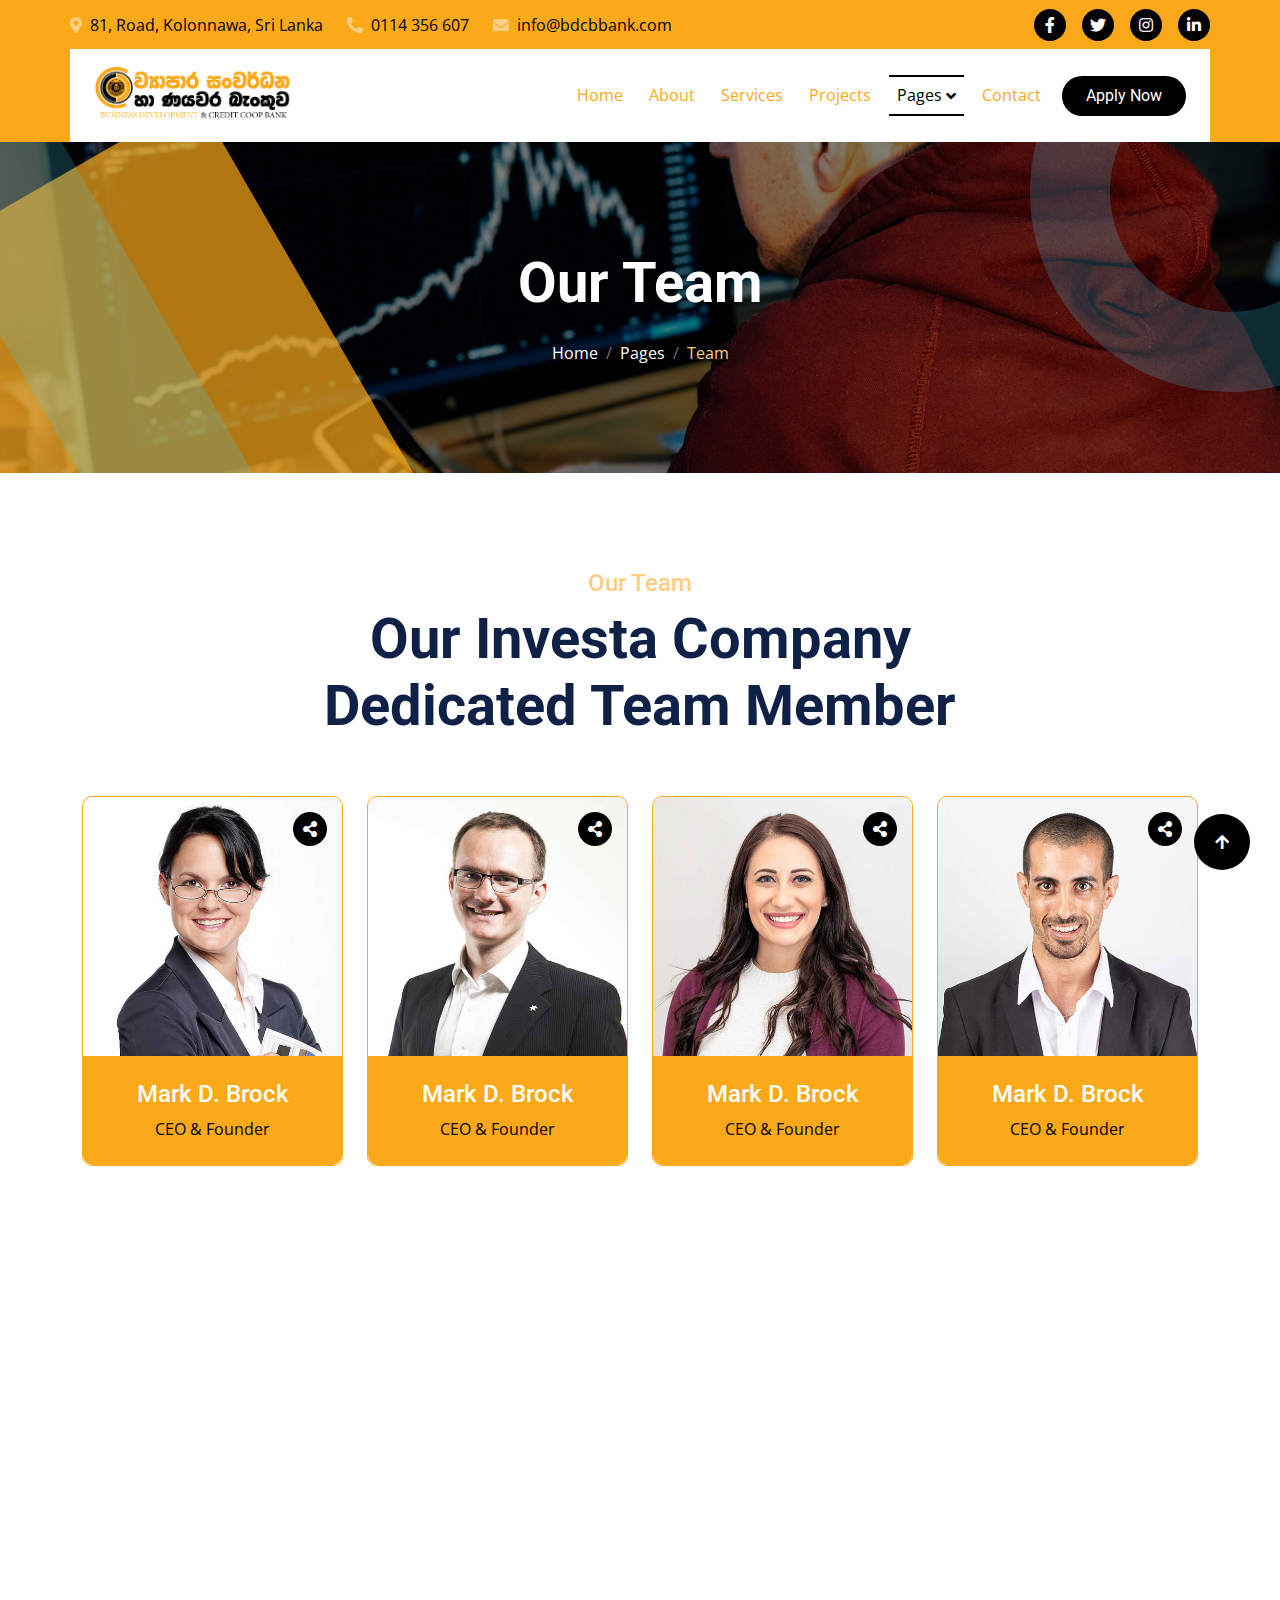
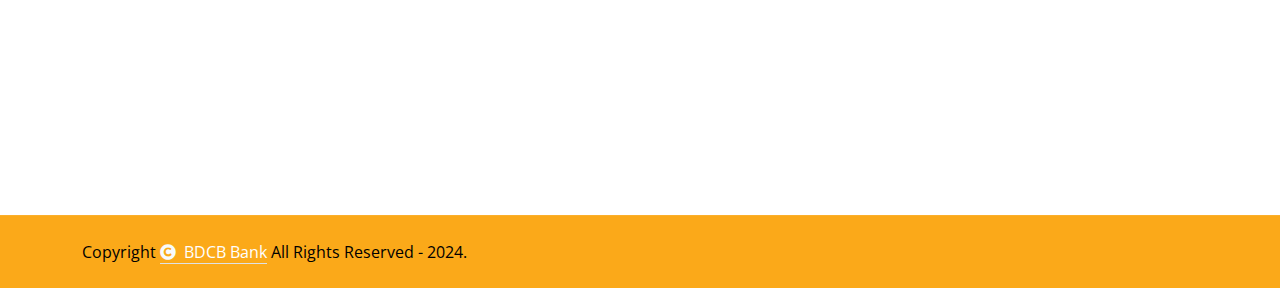
<file: team.html>
<!DOCTYPE html>
<html lang="en">

<head>
    <meta charset="utf-8">
    <title>BDCB Bank - Business Development and Credit Bank</title>
    <meta content="width=device-width, initial-scale=1.0" name="viewport">
    <meta content="" name="keywords">
    <meta content="" name="description">

    <!-- Favicon -->
    <link href="img/favicon.ico" rel="icon">
    <!-- Google Web Fonts -->
    <link rel="preconnect" href="https://fonts.googleapis.com">
    <link rel="preconnect" href="https://fonts.gstatic.com" crossorigin>
    <link
        href="https://fonts.googleapis.com/css2?family=Open+Sans:wght@400;500;600;700&family=Roboto:wght@400;500;700&display=swap"
        rel="stylesheet">

    <!-- Icon Font Stylesheet -->
    <link rel="stylesheet" href="https://use.fontawesome.com/releases/v5.15.4/css/all.css" />
    <link href="https://cdn.jsdelivr.net/npm/bootstrap-icons@1.4.1/font/bootstrap-icons.css" rel="stylesheet">

    <!-- Libraries Stylesheet -->
    <link rel="stylesheet" href="https://cdnjs.cloudflare.com/ajax/libs/animate.css/4.1.1/animate.min.css" />
    <link href="lib/animate/animate.min.css" rel="stylesheet">
    <link href="lib/owlcarousel/assets/owl.carousel.min.css" rel="stylesheet">
    <link href="lib/lightbox/css/lightbox.min.css" rel="stylesheet">


    <!-- Customized Bootstrap Stylesheet -->
    <link href="css/bootstrap.min.css" rel="stylesheet">

    <!-- Template Stylesheet -->
    <link href="css/style.css" rel="stylesheet">
</head>

<body>

    <!-- Spinner Start -->
    <div id="spinner"
        class="show bg-white position-fixed translate-middle w-100 vh-100 top-50 start-50 d-flex align-items-center justify-content-center">
        <div class="spinner-border text-primary" style="width: 3rem; height: 3rem;" role="status">
            <span class="sr-only">Loading...</span>
        </div>
    </div>
    <!-- Spinner End -->


    <!-- Topbar Start -->
    <div class="container-fluid topbar px-0 d-none d-lg-block">
        <div class="container px-0">
            <div class="row gx-0 align-items-center" style="height: 45px;">
                <div class="col-lg-8 text-center text-lg-start mb-lg-0">
                    <div class="d-flex flex-wrap">
                        <a href="https://maps.google.com/?q=81, Road, Kolonnawa, Sri Lanka" class="text-muted me-4"
                            target="_blank"><i class="fas fa-map-marker-alt text-primary me-2"></i>81, Road, Kolonnawa,
                            Sri Lanka</a>
                        <a href="tel:+94114356607" class="text-muted me-4"><i
                                class="fas fa-phone-alt text-primary me-2"></i>0114 356 607</a>
                        <a href="mailto:info@bdcbbank.com" class="text-muted me-0"><i
                                class="fas fa-envelope text-primary me-2"></i>info@bdcbbank.com</a>
                    </div>
                </div>

                <div class="col-lg-4 text-center text-lg-end">
                    <div class="d-flex align-items-center justify-content-end">
                        <a href="#" class="btn btn-primary btn-square rounded-circle nav-fill me-3"><i
                                class="fab fa-facebook-f text-white"></i></a>
                        <a href="#" class="btn btn-primary btn-square rounded-circle nav-fill me-3"><i
                                class="fab fa-twitter text-white"></i></a>
                        <a href="#" class="btn btn-primary btn-square rounded-circle nav-fill me-3"><i
                                class="fab fa-instagram text-white"></i></a>
                        <a href="#" class="btn btn-primary btn-square rounded-circle nav-fill me-0"><i
                                class="fab fa-linkedin-in text-white"></i></a>
                    </div>
                </div>
            </div>
        </div>
    </div>
    <!-- Topbar End -->


    <!-- Navbar & Hero Start -->
    <div class="container-fluid sticky-top px-0">
        <div class="position-absolute bg-dark" style="left: 0; top: 0; width: 100%; height: 100%;">
        </div>
        <div class="container px-0">
            <nav class="navbar navbar-expand-lg navbar-dark bg-white py-3 px-4">
                <a href="index.html" class="navbar-brand p-0">
                    <img src="img/BCSB_Logo-2.png" alt="bdcb bank-logo" style="width: 200px; height: auto;">

                </a>
                <button class="navbar-toggler" type="button" data-bs-toggle="collapse" data-bs-target="#navbarCollapse">
                    <span class="fa fa-bars"></span>
                </button>
                <div class="collapse navbar-collapse" id="navbarCollapse">
                    <div class="navbar-nav ms-auto py-0">
                        <a href="index.html" class="nav-item nav-link">Home</a>
                        <a href="about.html" class="nav-item nav-link">About</a>
                        <a href="service.html" class="nav-item nav-link">Services</a>
                        <a href="project.html" class="nav-item nav-link">Projects</a>
                        <div class="nav-item dropdown active">
                            <a href="#" class="nav-link dropdown-toggle active" data-bs-toggle="dropdown">Pages</a>
                            <div class="dropdown-menu m-0">
                                <a href="blog.html" class="dropdown-item">Our Blog</a>
                                <a href="team.html" class="dropdown-item active">Our Team</a>
                                <a href="testimonial.html" class="dropdown-item">Testimonial</a>
                                <a href="faqs.html" class="dropdown-item">FAQs</a>
                                <a href="404.html" class="dropdown-item">404 Page</a>
                            </div>
                        </div>
                        <a href="contact.html" class="nav-item nav-link">Contact</a>
                    </div>
                    <div class="d-flex align-items-center flex-nowrap pt-xl-0">
                        <a href="#"
                            class="btn btn-primary rounded-pill text-white py-2 px-4 ms-2 flex-wrap flex-sm-shrink-0">Apply
                            Now</a>
                        <!-- <a href="#" class="btn btn-primary rounded-pill text-white py-2 px-4 ms-2 flex-wrap flex-sm-shrink-0">Start Investa</a> -->
                    </div>
                </div>
            </nav>
        </div>
    </div>
    <!-- Navbar & Hero End -->

    <!-- Modal Search Start -->
    <div class="modal fade" id="searchModal" tabindex="-1" aria-labelledby="exampleModalLabel" aria-hidden="true">
        <div class="modal-dialog modal-fullscreen">
            <div class="modal-content rounded-0">
                <div class="modal-header">
                    <h4 class="modal-title mb-0" id="exampleModalLabel">Search by keyword</h4>
                    <button type="button" class="btn-close" data-bs-dismiss="modal" aria-label="Close"></button>
                </div>
                <div class="modal-body d-flex align-items-center">
                    <div class="input-group w-75 mx-auto d-flex">
                        <input type="search" class="form-control p-3" placeholder="keywords"
                            aria-describedby="search-icon-1">
                        <span id="search-icon-1" class="input-group-text p-3"><i class="fa fa-search"></i></span>
                    </div>
                </div>
            </div>
        </div>
    </div>
    <!-- Modal Search End -->

    <!-- Header Start -->
    <div class="container-fluid bg-breadcrumb">
        <div class="bg-breadcrumb-single"></div>
        <div class="container text-center py-5" style="max-width: 900px;">
            <h4 class="text-white display-4 mb-4 wow fadeInDown" data-wow-delay="0.1s">Our Team</h4>
            <ol class="breadcrumb justify-content-center mb-0 wow fadeInDown" data-wow-delay="0.3s">
                <li class="breadcrumb-item"><a href="index.html">Home</a></li>
                <li class="breadcrumb-item"><a href="#">Pages</a></li>
                <li class="breadcrumb-item active text-primary">Team</li>
            </ol>
        </div>
    </div>
    <!-- Header End -->

    <!-- Team Start -->
    <div class="container-fluid team py-5">
        <div class="container py-5">
            <div class="text-center mx-auto pb-5 wow fadeInUp" data-wow-delay="0.1s" style="max-width: 800px;">
                <h4 class="text-primary">Our Team</h4>
                <h1 class="display-4">Our Investa Company Dedicated Team Member</h1>
            </div>
            <div class="row g-4 justify-content-center">
                <div class="col-sm-6 col-md-6 col-lg-4 col-xl-3 wow fadeInUp" data-wow-delay="0.1s">
                    <div class="team-item rounded">
                        <div class="team-img">
                            <img src="img/team-1.jpg" class="img-fluid w-100 rounded-top" alt="bdcb bank-Image">
                            <div class="team-icon">
                                <a class="btn btn-primary btn-sm-square text-white rounded-circle mb-3" href=""><i
                                        class="fas fa-share-alt"></i></a>
                                <div class="team-icon-share">
                                    <a class="btn btn-primary btn-sm-square text-white rounded-circle mb-3" href=""><i
                                            class="fab fa-facebook-f"></i></a>
                                    <a class="btn btn-primary btn-sm-square text-white rounded-circle mb-3" href=""><i
                                            class="fab fa-twitter"></i></a>
                                    <a class="btn btn-primary btn-sm-square text-white rounded-circle mb-0" href=""><i
                                            class="fab fa-instagram"></i></a>
                                </div>
                            </div>
                        </div>
                        <div class="team-content bg-dark text-center rounded-bottom p-4">
                            <div class="team-content-inner rounded-bottom">
                                <h4 class="text-white">Mark D. Brock</h4>
                                <p class="text-muted mb-0">CEO & Founder</p>
                            </div>
                        </div>
                    </div>
                </div>
                <div class="col-sm-6 col-md-6 col-lg-4 col-xl-3 wow fadeInUp" data-wow-delay="0.3s">
                    <div class="team-item rounded">
                        <div class="team-img">
                            <img src="img/team-2.jpg" class="img-fluid w-100 rounded-top" alt="bdcb bank-Image">
                            <div class="team-icon">
                                <a class="btn btn-primary btn-sm-square text-white rounded-circle mb-3" href=""><i
                                        class="fas fa-share-alt"></i></a>
                                <div class="team-icon-share">
                                    <a class="btn btn-primary btn-sm-square text-white rounded-circle mb-3" href=""><i
                                            class="fab fa-facebook-f"></i></a>
                                    <a class="btn btn-primary btn-sm-square text-white rounded-circle mb-3" href=""><i
                                            class="fab fa-twitter"></i></a>
                                    <a class="btn btn-primary btn-sm-square text-white rounded-circle mb-0" href=""><i
                                            class="fab fa-instagram"></i></a>
                                </div>
                            </div>
                        </div>
                        <div class="team-content bg-dark text-center rounded-bottom p-4">
                            <div class="team-content-inner rounded-bottom">
                                <h4 class="text-white">Mark D. Brock</h4>
                                <p class="text-muted mb-0">CEO & Founder</p>
                            </div>
                        </div>
                    </div>
                </div>
                <div class="col-sm-6 col-md-6 col-lg-4 col-xl-3 wow fadeInUp" data-wow-delay="0.5s">
                    <div class="team-item rounded">
                        <div class="team-img">
                            <img src="img/team-3.jpg" class="img-fluid w-100 rounded-top" alt="bdcb bank-Image">
                            <div class="team-icon">
                                <a class="btn btn-primary btn-sm-square text-white rounded-circle mb-3" href=""><i
                                        class="fas fa-share-alt"></i></a>
                                <div class="team-icon-share">
                                    <a class="btn btn-primary btn-sm-square text-white rounded-circle mb-3" href=""><i
                                            class="fab fa-facebook-f"></i></a>
                                    <a class="btn btn-primary btn-sm-square text-white rounded-circle mb-3" href=""><i
                                            class="fab fa-twitter"></i></a>
                                    <a class="btn btn-primary btn-sm-square text-white rounded-circle mb-0" href=""><i
                                            class="fab fa-instagram"></i></a>
                                </div>
                            </div>
                        </div>
                        <div class="team-content bg-dark text-center rounded-bottom p-4">
                            <div class="team-content-inner rounded-bottom">
                                <h4 class="text-white">Mark D. Brock</h4>
                                <p class="text-muted mb-0">CEO & Founder</p>
                            </div>
                        </div>
                    </div>
                </div>
                <div class="col-sm-6 col-md-6 col-lg-4 col-xl-3 wow fadeInUp" data-wow-delay="0.7s">
                    <div class="team-item rounded">
                        <div class="team-img">
                            <img src="img/team-4.jpg" class="img-fluid w-100 rounded-top" alt="bdcb bank-Image">
                            <div class="team-icon">
                                <a class="btn btn-primary btn-sm-square text-white rounded-circle mb-3" href=""><i
                                        class="fas fa-share-alt"></i></a>
                                <div class="team-icon-share">
                                    <a class="btn btn-primary btn-sm-square text-white rounded-circle mb-3" href=""><i
                                            class="fab fa-facebook-f"></i></a>
                                    <a class="btn btn-primary btn-sm-square text-white rounded-circle mb-3" href=""><i
                                            class="fab fa-twitter"></i></a>
                                    <a class="btn btn-primary btn-sm-square text-white rounded-circle mb-0" href=""><i
                                            class="fab fa-instagram"></i></a>
                                </div>
                            </div>
                        </div>
                        <div class="team-content bg-dark text-center rounded-bottom p-4">
                            <div class="team-content-inner rounded-bottom">
                                <h4 class="text-white">Mark D. Brock</h4>
                                <p class="text-muted mb-0">CEO & Founder</p>
                            </div>
                        </div>
                    </div>
                </div>
            </div>
        </div>
    </div>
    <!-- Team End -->


    <!-- Footer Start -->
    <div class="container-fluid footer py-5 wow fadeIn" data-wow-delay="0.2s">
        <div class="container py-5">
            <div class="row g-5">
                <div class="col-md-6 col-lg-6 col-xl-3">
                    <div class="footer-item d-flex flex-column">
                        <div class="footer-item">
                            <h4 class="text-white mb-4">BDCB Bank</h4>
                            <p class="mb-3">BDCB Bank is a leading cooperative financial institution in Sri Lanka,
                                registered under
                                the Co-operative Act No. 5 of 1972, Reg. No. SA/MU 093.</p>

                        </div>
                    </div>
                </div>
                <div class="col-md-6 col-lg-6 col-xl-3">
                    <div class="footer-item d-flex flex-column">
                        <h4 class="text-white mb-4">Explore</h4>
                        <a href="index.html"><i class="fas fa-angle-right me-2"></i> Home</a>
                        <a href="about.html"><i class="fas fa-angle-right me-2"></i> About</a>
                        <a href="service.html"><i class="fas fa-angle-right me-2"></i> Savings & Deposits</a>
                        <a href="project.html"><i class="fas fa-angle-right me-2"></i> Loan Schemes</a>
                        <a href="membership.html"><i class="fas fa-angle-right me-2"></i> Membership</a>
                        <a href="blog.html"><i class="fas fa-angle-right me-2"></i> Newsletter</a>
                        <a href="contact.html"><i class="fas fa-angle-right me-2"></i> Contact Us</a>
                    </div>

                </div>
                <div class="col-md-6 col-lg-6 col-xl-3">
                    <div class="footer-item d-flex flex-column">
                        <h4 class="text-white mb-4">Contact Info</h4>
                        <a href="https://maps.google.com/?q=81, Road, Kolonnawa, Sri Lanka" target="_blank"><i
                                class="fa fa-map-marker-alt me-2"></i> 81, Road, Kolonnawa, Sri
                            Lanka</a>
                        <a href="mailto:info@bdcbbank.com" target="_blank"><i class="fas fa-envelope me-2"></i>
                            info@bdcbbank.com</a>

                        <a href="tel:+94114 356 607"><i class="fas fa-phone me-2"></i>+94 114 356 607</a>
                        <h6 class="text-white text-uppercase mt-4 mb-3" style="letter-spacing: 5px;">Follow Us</h6>
                        <div class="d-flex align-items-center">
                            <a class="btn btn-light btn-md-square me-2" href=""><i class="fab fa-facebook-f"></i></a>
                            <a class="btn btn-light btn-md-square me-2" href=""><i class="fab fa-twitter"></i></a>
                            <a class="btn btn-light btn-md-square me-2" href=""><i class="fab fa-instagram"></i></a>
                            <a class="btn btn-light btn-md-square me-0" href=""><i class="fab fa-linkedin-in"></i></a>
                        </div>
                    </div>
                </div>
                <div class="col-md-6 col-lg-6 col-xl-3">
                    <div class="footer-item-post d-flex flex-column">
                        <h4 class="text-white mb-4">Popular Post</h4>
                        <div class="d-flex flex-column mb-3">
                            <p class="text-uppercase text-white mb-2">Benefits</p>
                            <p class="text-body">BDCB Bank: Empowerment through community and ownership.</p>
                        </div>
                        <div class="d-flex flex-column mb-3">
                            <p class="text-uppercase text-white mb-2">Membership</p>
                            <p class="text-body">Simple guide to BDCB Bank membership: eligibility, documents,
                                benefits.</p>
                        </div>
                        <div class="footer-btn text-start">
                            <a href="blog.html" class="btn btn-light rounded-pill px-4">View All Post <i
                                    class="fa fa-arrow-right ms-1"></i></a>
                        </div>
                    </div>
                </div>
            </div>
        </div>
    </div>
    <!-- Footer End -->

    <!-- Copyright Start -->
    <div class="container-fluid copyright py-4">
        <div class="container">
            <div class="row g-4 align-items-center">
                <div class="col-md-6 text-center text-md-start mb-md-0">
                    <span class="text-body">Copyright <a href="#" class="border-bottom text-white"><i
                                class="fas fa-copyright text-light me-2"></i>BDCB Bank</a> All Rights Reserved -
                        2024.</span>
                </div>
                <div class="col-md-6 text-center text-md-end text-body">
                    <!--/*** This template is free as long as you keep the below author’s credit link/attribution link/backlink. ***/-->
                    <!--/*** If you'd like to use the template without the below author’s credit link/attribution link/backlink, ***/-->
                    <!--/*** you can purchase the Credit Removal License from "https://htmlcodex.com/credit-removal". ***/-->
                    <!-- Designed By <a class="border-bottom text-primary" href="https://htmlcodex.com">HTML Codex</a> -->
                </div>
            </div>
        </div>
    </div>
    <!-- Copyright End -->


    <!-- Back to Top -->
    <a href="#" class="btn btn-primary btn-lg-square back-to-top"><i class="fa fa-arrow-up"></i></a>


    <!-- JavaScript Libraries -->
    <script src="https://ajax.googleapis.com/ajax/libs/jquery/3.6.4/jquery.min.js"></script>
    <script src="https://cdn.jsdelivr.net/npm/bootstrap@5.0.0/dist/js/bootstrap.bundle.min.js"></script>
    <script src="lib/wow/wow.min.js"></script>
    <script src="lib/easing/easing.min.js"></script>
    <script src="lib/waypoints/waypoints.min.js"></script>
    <script src="lib/counterup/counterup.min.js"></script>
    <script src="lib/owlcarousel/owl.carousel.min.js"></script>
    <script src="lib/lightbox/js/lightbox.min.js"></script>


    <!-- Template Javascript -->
    <script src="js/main.js"></script>
</body>

</html>
</file>
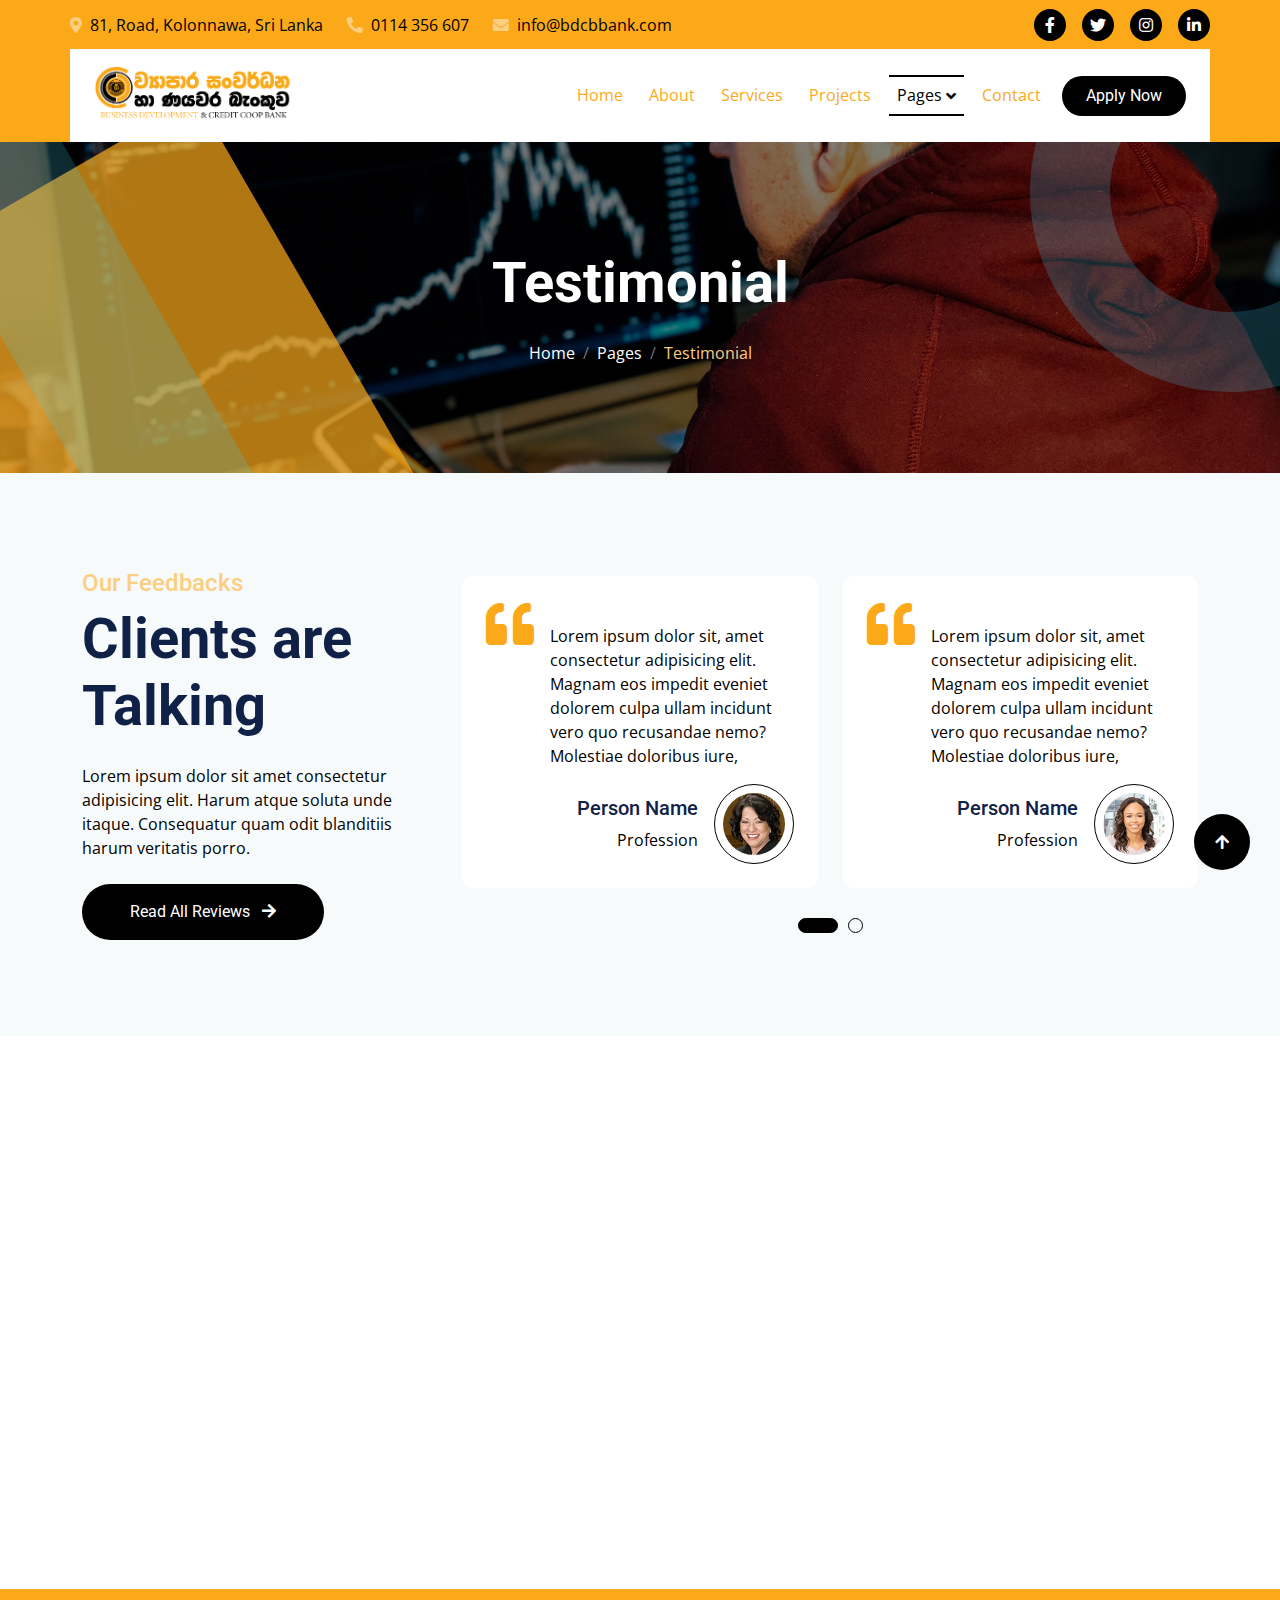
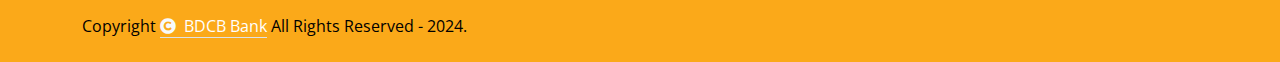
<file: testimonial.html>
<!DOCTYPE html>
<html lang="en">

<head>
    <meta charset="utf-8">
    <title>BDCB Bank - Business Development and Credit Bank</title>
    <meta content="width=device-width, initial-scale=1.0" name="viewport">
    <meta content="" name="keywords">
    <meta content="" name="description">

    <!-- Favicon -->
    <link href="img/favicon.ico" rel="icon">
    <!-- Google Web Fonts -->
    <link rel="preconnect" href="https://fonts.googleapis.com">
    <link rel="preconnect" href="https://fonts.gstatic.com" crossorigin>
    <link
        href="https://fonts.googleapis.com/css2?family=Open+Sans:wght@400;500;600;700&family=Roboto:wght@400;500;700&display=swap"
        rel="stylesheet">

    <!-- Icon Font Stylesheet -->
    <link rel="stylesheet" href="https://use.fontawesome.com/releases/v5.15.4/css/all.css" />
    <link href="https://cdn.jsdelivr.net/npm/bootstrap-icons@1.4.1/font/bootstrap-icons.css" rel="stylesheet">

    <!-- Libraries Stylesheet -->
    <link rel="stylesheet" href="https://cdnjs.cloudflare.com/ajax/libs/animate.css/4.1.1/animate.min.css" />
    <link href="lib/animate/animate.min.css" rel="stylesheet">
    <link href="lib/owlcarousel/assets/owl.carousel.min.css" rel="stylesheet">
    <link href="lib/lightbox/css/lightbox.min.css" rel="stylesheet">


    <!-- Customized Bootstrap Stylesheet -->
    <link href="css/bootstrap.min.css" rel="stylesheet">

    <!-- Template Stylesheet -->
    <link href="css/style.css" rel="stylesheet">
</head>

<body>

    <!-- Spinner Start -->
    <div id="spinner"
        class="show bg-white position-fixed translate-middle w-100 vh-100 top-50 start-50 d-flex align-items-center justify-content-center">
        <div class="spinner-border text-primary" style="width: 3rem; height: 3rem;" role="status">
            <span class="sr-only">Loading...</span>
        </div>
    </div>
    <!-- Spinner End -->


    <!-- Topbar Start -->
    <div class="container-fluid topbar px-0 d-none d-lg-block">
        <div class="container px-0">
            <div class="row gx-0 align-items-center" style="height: 45px;">
                <div class="col-lg-8 text-center text-lg-start mb-lg-0">
                    <div class="d-flex flex-wrap">
                        <a href="https://maps.google.com/?q=81, Road, Kolonnawa, Sri Lanka" class="text-muted me-4"
                            target="_blank"><i class="fas fa-map-marker-alt text-primary me-2"></i>81, Road, Kolonnawa,
                            Sri Lanka</a>
                        <a href="tel:+94114356607" class="text-muted me-4"><i
                                class="fas fa-phone-alt text-primary me-2"></i>0114 356 607</a>
                        <a href="mailto:info@bdcbbank.com" class="text-muted me-0"><i
                                class="fas fa-envelope text-primary me-2"></i>info@bdcbbank.com</a>
                    </div>
                </div>

                <div class="col-lg-4 text-center text-lg-end">
                    <div class="d-flex align-items-center justify-content-end">
                        <a href="#" class="btn btn-primary btn-square rounded-circle nav-fill me-3"><i
                                class="fab fa-facebook-f text-white"></i></a>
                        <a href="#" class="btn btn-primary btn-square rounded-circle nav-fill me-3"><i
                                class="fab fa-twitter text-white"></i></a>
                        <a href="#" class="btn btn-primary btn-square rounded-circle nav-fill me-3"><i
                                class="fab fa-instagram text-white"></i></a>
                        <a href="#" class="btn btn-primary btn-square rounded-circle nav-fill me-0"><i
                                class="fab fa-linkedin-in text-white"></i></a>
                    </div>
                </div>
            </div>
        </div>
    </div>
    <!-- Topbar End -->


    <!-- Navbar & Hero Start -->
    <div class="container-fluid sticky-top px-0">
        <div class="position-absolute bg-dark" style="left: 0; top: 0; width: 100%; height: 100%;">
        </div>
        <div class="container px-0">
            <nav class="navbar navbar-expand-lg navbar-dark bg-white py-3 px-4">
                <a href="index.html" class="navbar-brand p-0">
                    <img src="img/BCSB_Logo-2.png" alt="bdcb bank-logo" style="width: 200px; height: auto;">

                </a>
                <button class="navbar-toggler" type="button" data-bs-toggle="collapse" data-bs-target="#navbarCollapse">
                    <span class="fa fa-bars"></span>
                </button>
                <div class="collapse navbar-collapse" id="navbarCollapse">
                    <div class="navbar-nav ms-auto py-0">
                        <a href="index.html" class="nav-item nav-link">Home</a>
                        <a href="about.html" class="nav-item nav-link">About</a>
                        <a href="service.html" class="nav-item nav-link">Services</a>
                        <a href="project.html" class="nav-item nav-link">Projects</a>
                        <div class="nav-item dropdown active">
                            <a href="#" class="nav-link dropdown-toggle active" data-bs-toggle="dropdown">Pages</a>
                            <div class="dropdown-menu m-0">
                                <a href="blog.html" class="dropdown-item">Our Blog</a>
                                <a href="team.html" class="dropdown-item">Our Team</a>
                                <a href="testimonial.html" class="dropdown-item active">Testimonial</a>
                                <a href="faqs.html" class="dropdown-item">FAQs</a>
                                <a href="404.html" class="dropdown-item">404 Page</a>
                            </div>
                        </div>
                        <a href="contact.html" class="nav-item nav-link">Contact</a>
                    </div>
                    <div class="d-flex align-items-center flex-nowrap pt-xl-0">
                        <a href="#"
                            class="btn btn-primary rounded-pill text-white py-2 px-4 ms-2 flex-wrap flex-sm-shrink-0">Apply
                            Now</a>
                        <!-- <a href="#" class="btn btn-primary rounded-pill text-white py-2 px-4 ms-2 flex-wrap flex-sm-shrink-0">Start Investa</a> -->
                    </div>
                </div>
            </nav>
        </div>
    </div>
    <!-- Navbar & Hero End -->

    <!-- Modal Search Start -->
    <div class="modal fade" id="searchModal" tabindex="-1" aria-labelledby="exampleModalLabel" aria-hidden="true">
        <div class="modal-dialog modal-fullscreen">
            <div class="modal-content rounded-0">
                <div class="modal-header">
                    <h4 class="modal-title mb-0" id="exampleModalLabel">Search by keyword</h4>
                    <button type="button" class="btn-close" data-bs-dismiss="modal" aria-label="Close"></button>
                </div>
                <div class="modal-body d-flex align-items-center">
                    <div class="input-group w-75 mx-auto d-flex">
                        <input type="search" class="form-control p-3" placeholder="keywords"
                            aria-describedby="search-icon-1">
                        <span id="search-icon-1" class="input-group-text p-3"><i class="fa fa-search"></i></span>
                    </div>
                </div>
            </div>
        </div>
    </div>
    <!-- Modal Search End -->

    <!-- Header Start -->
    <div class="container-fluid bg-breadcrumb">
        <div class="bg-breadcrumb-single"></div>
        <div class="container text-center py-5" style="max-width: 900px;">
            <h4 class="text-white display-4 mb-4 wow fadeInDown" data-wow-delay="0.1s">Testimonial</h4>
            <ol class="breadcrumb justify-content-center mb-0 wow fadeInDown" data-wow-delay="0.3s">
                <li class="breadcrumb-item"><a href="index.html">Home</a></li>
                <li class="breadcrumb-item"><a href="#">Pages</a></li>
                <li class="breadcrumb-item active text-primary">Testimonial</li>
            </ol>
        </div>
    </div>
    <!-- Header End -->

    <!-- Testimonial Start -->
    <div class="container-fluid testimonial bg-light py-5">
        <div class="container py-5">
            <div class="row g-4 align-items-center">
                <div class="col-xl-4 wow fadeInLeft" data-wow-delay="0.1s">
                    <div class="h-100 rounded">
                        <h4 class="text-primary">Our Feedbacks</h4>
                        <h1 class="display-4 mb-4">Clients are Talking</h1>
                        <p class="mb-4">Lorem ipsum dolor sit amet consectetur adipisicing elit. Harum atque soluta unde
                            itaque. Consequatur quam odit blanditiis harum veritatis porro.</p>
                        <a class="btn btn-primary rounded-pill text-white py-3 px-5" href="#">Read All Reviews <i
                                class="fas fa-arrow-right ms-2"></i></a>
                    </div>
                </div>
                <div class="col-xl-8">
                    <div class="testimonial-carousel owl-carousel wow fadeInUp" data-wow-delay="0.1s">
                        <div class="testimonial-item bg-white rounded p-4 wow fadeInUp" data-wow-delay="0.3s">
                            <div class="d-flex">
                                <div><i class="fas fa-quote-left fa-3x text-dark me-3"></i></div>
                                <p class="mt-4">Lorem ipsum dolor sit, amet consectetur adipisicing elit. Magnam eos
                                    impedit eveniet dolorem culpa ullam incidunt vero quo recusandae nemo? Molestiae
                                    doloribus iure,
                                </p>
                            </div>
                            <div class="d-flex justify-content-end">
                                <div class="my-auto text-end">
                                    <h5>Person Name</h5>
                                    <p class="mb-0">Profession</p>
                                </div>
                                <div class="bg-white rounded-circle ms-3">
                                    <img src="img/testimonial-1.jpg" class="rounded-circle p-2"
                                        style="width: 80px; height: 80px; border: 1px solid; border-color: var(--bs-primary);"
                                        alt="bdcb bank- testimonial">
                                </div>
                            </div>
                        </div>
                        <div class="testimonial-item bg-white rounded p-4 wow fadeInUp" data-wow-delay="0.5s">
                            <div class="d-flex">
                                <div><i class="fas fa-quote-left fa-3x text-dark me-3"></i></div>
                                <p class="mt-4">Lorem ipsum dolor sit, amet consectetur adipisicing elit. Magnam eos
                                    impedit eveniet dolorem culpa ullam incidunt vero quo recusandae nemo? Molestiae
                                    doloribus iure,
                                </p>
                            </div>
                            <div class="d-flex justify-content-end">
                                <div class="my-auto text-end">
                                    <h5>Person Name</h5>
                                    <p class="mb-0">Profession</p>
                                </div>
                                <div class="bg-white rounded-circle ms-3">
                                    <img src="img/testimonial-2.jpg" class="rounded-circle p-2"
                                        style="width: 80px; height: 80px; border: 1px solid; border-color: var(--bs-primary);"
                                        alt="bdcb bank- testimonial">
                                </div>
                            </div>
                        </div>
                        <div class="testimonial-item bg-white rounded p-4 wow fadeInUp" data-wow-delay="0.7s">
                            <div class="d-flex">
                                <div><i class="fas fa-quote-left fa-3x text-dark me-3"></i></div>
                                <p class="mt-4">Lorem ipsum dolor sit, amet consectetur adipisicing elit. Magnam eos
                                    impedit eveniet dolorem culpa ullam incidunt vero quo recusandae nemo? Molestiae
                                    doloribus iure,
                                </p>
                            </div>
                            <div class="d-flex justify-content-end">
                                <div class="my-auto text-end">
                                    <h5>Person Name</h5>
                                    <p class="mb-0">Profession</p>
                                </div>
                                <div class="bg-white rounded-circle ms-3">
                                    <img src="img/testimonial-3.jpg" class="rounded-circle p-2"
                                        style="width: 80px; height: 80px; border: 1px solid; border-color: var(--bs-primary);"
                                        alt="bdcb bank- testimonial">
                                </div>
                            </div>
                        </div>
                    </div>
                </div>
            </div>
        </div>
    </div>
    <!-- Testimonial End -->


    <!-- Footer Start -->
    <div class="container-fluid footer py-5 wow fadeIn" data-wow-delay="0.2s">
        <div class="container py-5">
            <div class="row g-5">
                <div class="col-md-6 col-lg-6 col-xl-3">
                    <div class="footer-item d-flex flex-column">
                        <div class="footer-item">
                            <h4 class="text-white mb-4">BDCB Bank</h4>
                            <p class="mb-3">BDCB Bank is a leading cooperative financial institution in Sri Lanka,
                                registered under
                                the Co-operative Act No. 5 of 1972, Reg. No. SA/MU 093.</p>

                        </div>
                    </div>
                </div>
                <div class="col-md-6 col-lg-6 col-xl-3">
                    <div class="footer-item d-flex flex-column">
                        <h4 class="text-white mb-4">Explore</h4>
                        <a href="index.html"><i class="fas fa-angle-right me-2"></i> Home</a>
                        <a href="about.html"><i class="fas fa-angle-right me-2"></i> About</a>
                        <a href="service.html"><i class="fas fa-angle-right me-2"></i> Savings & Deposits</a>
                        <a href="project.html"><i class="fas fa-angle-right me-2"></i> Loan Schemes</a>
                        <a href="membership.html"><i class="fas fa-angle-right me-2"></i> Membership</a>
                        <a href="blog.html"><i class="fas fa-angle-right me-2"></i> Newsletter</a>
                        <a href="contact.html"><i class="fas fa-angle-right me-2"></i> Contact Us</a>
                    </div>

                </div>
                <div class="col-md-6 col-lg-6 col-xl-3">
                    <div class="footer-item d-flex flex-column">
                        <h4 class="text-white mb-4">Contact Info</h4>
                        <a href="https://maps.google.com/?q=81, Road, Kolonnawa, Sri Lanka" target="_blank"><i
                                class="fa fa-map-marker-alt me-2"></i> 81, Road, Kolonnawa, Sri
                            Lanka</a>
                        <a href="mailto:info@bdcbbank.com" target="_blank"><i class="fas fa-envelope me-2"></i>
                            info@bdcbbank.com</a>

                        <a href="tel:+94114 356 607"><i class="fas fa-phone me-2"></i>+94 114 356 607</a>
                        <h6 class="text-white text-uppercase mt-4 mb-3" style="letter-spacing: 5px;">Follow Us</h6>
                        <div class="d-flex align-items-center">
                            <a class="btn btn-light btn-md-square me-2" href=""><i class="fab fa-facebook-f"></i></a>
                            <a class="btn btn-light btn-md-square me-2" href=""><i class="fab fa-twitter"></i></a>
                            <a class="btn btn-light btn-md-square me-2" href=""><i class="fab fa-instagram"></i></a>
                            <a class="btn btn-light btn-md-square me-0" href=""><i class="fab fa-linkedin-in"></i></a>
                        </div>
                    </div>
                </div>
                <div class="col-md-6 col-lg-6 col-xl-3">
                    <div class="footer-item-post d-flex flex-column">
                        <h4 class="text-white mb-4">Popular Post</h4>
                        <div class="d-flex flex-column mb-3">
                            <p class="text-uppercase text-white mb-2">Benefits</p>
                            <p class="text-body">BDCB Bank: Empowerment through community and ownership.</p>
                        </div>
                        <div class="d-flex flex-column mb-3">
                            <p class="text-uppercase text-white mb-2">Membership</p>
                            <p class="text-body">Simple guide to BDCB Bank membership: eligibility, documents,
                                benefits.</p>
                        </div>
                        <div class="footer-btn text-start">
                            <a href="blog.html" class="btn btn-light rounded-pill px-4">View All Post <i
                                    class="fa fa-arrow-right ms-1"></i></a>
                        </div>
                    </div>
                </div>
            </div>
        </div>
    </div>
    <!-- Footer End -->

    <!-- Copyright Start -->
    <div class="container-fluid copyright py-4">
        <div class="container">
            <div class="row g-4 align-items-center">
                <div class="col-md-6 text-center text-md-start mb-md-0">
                    <span class="text-body">Copyright <a href="#" class="border-bottom text-white"><i
                                class="fas fa-copyright text-light me-2"></i>BDCB Bank</a> All Rights Reserved -
                        2024.</span>
                </div>
                <div class="col-md-6 text-center text-md-end text-body">
                    <!--/*** This template is free as long as you keep the below author’s credit link/attribution link/backlink. ***/-->
                    <!--/*** If you'd like to use the template without the below author’s credit link/attribution link/backlink, ***/-->
                    <!--/*** you can purchase the Credit Removal License from "https://htmlcodex.com/credit-removal". ***/-->
                    <!-- Designed By <a class="border-bottom text-primary" href="https://htmlcodex.com">HTML Codex</a> -->
                </div>
            </div>
        </div>
    </div>
    <!-- Copyright End -->


    <!-- Back to Top -->
    <a href="#" class="btn btn-primary btn-lg-square back-to-top"><i class="fa fa-arrow-up"></i></a>


    <!-- JavaScript Libraries -->
    <script src="https://ajax.googleapis.com/ajax/libs/jquery/3.6.4/jquery.min.js"></script>
    <script src="https://cdn.jsdelivr.net/npm/bootstrap@5.0.0/dist/js/bootstrap.bundle.min.js"></script>
    <script src="lib/wow/wow.min.js"></script>
    <script src="lib/easing/easing.min.js"></script>
    <script src="lib/waypoints/waypoints.min.js"></script>
    <script src="lib/counterup/counterup.min.js"></script>
    <script src="lib/owlcarousel/owl.carousel.min.js"></script>
    <script src="lib/lightbox/js/lightbox.min.js"></script>


    <!-- Template Javascript -->
    <script src="js/main.js"></script>
</body>

</html>
</file>
<file: css/style.css>
/*** Spinner Start ***/
/*** Spinner ***/
#spinner {
    opacity: 0;
    visibility: hidden;
    transition: opacity .5s ease-out, visibility 0s linear .5s;
    z-index: 99999;
}

#spinner.show {
    transition: opacity .5s ease-out, visibility 0s linear 0s;
    visibility: visible;
    opacity: 1;
}
/*** Spinner End ***/

.back-to-top {
    position: fixed;
    right: 30px;
    bottom: 30px;
    display: flex;
    width: 45px;
    height: 45px;
    align-items: center;
    justify-content: center;
    transition: 0.5s;
    z-index: 99;
}

/*** Button Start ***/
.btn {
    font-weight: 600;
    transition: .5s;
}

.btn-square {
    width: 32px;
    height: 32px;
}

.btn-sm-square {
    width: 34px;
    height: 34px;
}

.btn-md-square {
    width: 44px;
    height: 44px;
}

.btn-lg-square {
    width: 56px;
    height: 56px;
}

.btn-xl-square {
    width: 66px;
    height: 66px;
}

.btn-square,
.btn-sm-square,
.btn-md-square,
.btn-lg-square,
.btn-xl-square {
    padding: 0;
    display: flex;
    align-items: center;
    justify-content: center;
    font-weight: normal;
    border-radius: 50%;
}

.btn.btn-primary {
    background: var(--bs-primary) !important;
    color: var(--bs-white) !important;
    font-family: 'Roboto', sans-serif;
    border: none;
    font-weight: 400;
    transition: 0.5s;
}

.btn.btn-primary:hover {
    background: var(--bs-dark) !important;
    color: var(--bs-light) !important;
}

.btn.btn-dark {
    background: var(--bs-dark) !important;
    color: var(--bs-white) !important;
    font-family: 'Roboto', sans-serif;
    border: none;
    font-weight: 400;
    transition: 0.5s;
}

.btn.btn-dark:hover {
    background: var(--bs-white) !important;
    color: var(--bs-dark) !important;
}

.btn.btn-light {
    background: var(--bs-primary) !important;
    color: var(--bs-white) !important;
    font-family: 'Roboto', sans-serif;
    border: none;
    font-weight: 400;
    transition: 0.5s;
}

.btn.btn-light:hover {
    background: var(--bs-white) !important;
    color: var(--bs-dark) !important;
}
/*** Topbar Start ***/
.topbar {
    padding: 2px 10px 2px 20px;
    background: var(--bs-dark) !important;
}

@media (max-width: 768px) {
    .topbar {
        display: none;    
    }
}
/*** Topbar End ***/

/*** Navbar ***/
.sticky-top,
.sticky-top .container {
    transition: 0.5s !important;
}

.navbar .navbar-nav .nav-item.nav-link,
.navbar .navbar-nav .nav-link {
    color: var(--bs-dark) !important;
}

.navbar .navbar-nav .nav-item {
    position: relative;
    margin: 0 5px !important;
}

.navbar .navbar-nav .nav-item::before,
.navbar .navbar-nav .nav-item::after {
    position: absolute;
    content: "";
    width: 0;
    height: 0;
    border: 0px solid var(--bs-primary);
    transition: 0.5s;
}

.navbar .navbar-nav .nav-item::before {
    top: 0;
    left: 0;
}
.navbar .navbar-nav .nav-item::after {
    bottom: 0;
    right: 0;
}

.navbar .navbar-nav .nav-item:hover::after,
.navbar .navbar-nav .nav-item:hover::before,
.navbar .navbar-nav .nav-item.active::after,
.navbar .navbar-nav .nav-item.active::before {
    width: 100%;
    border-width: 1px;
}

.navbar .navbar-nav .nav-link:hover,
.navbar .navbar-nav .nav-link.active,
.sticky-top .navbar .navbar-nav .nav-link:hover,
.sticky-top .navbar .navbar-nav .nav-link.active {
    color: var(--bs-primary) !important;
}

.navbar .dropdown-toggle::after {
    border: none;
    content: "\f107" !important;
    font-family: "Font Awesome 5 Free";
    font-weight: 600;
    vertical-align: middle;
}

@media (min-width: 1200px) {
    .navbar .nav-item .dropdown-menu {
        display: block;
        visibility: hidden;
        top: 100%;
        transform: rotateX(-75deg);
        transform-origin: 0% 0%;
        border: 0;
        border-radius: 10px;
        margin-top: 20px !important;
        transition: .5s;
        opacity: 0;
        z-index: 9;
    }
}

@media (max-width: 1200px) {
    .navbar .nav-item .dropdown-menu {
        margin-top: 15px !important;
        transition: 0.5s;
    }
}

@media (max-width: 991px) {
    .navbar .navbar-nav .nav-item.nav-link {
        margin: 15px 0 !important;
    }

}

.dropdown .dropdown-menu a:hover {
    background: var(--bs-primary) !important;
    color: var(--bs-white);
}

.navbar .nav-item:hover .dropdown-menu {
    transform: rotateX(0deg);
    visibility: visible;
    background: var(--bs-light) !important;
    margin-top: 20px !important;
    transition: .5s;
    opacity: 1;
}

.navbar .navbar-toggler {
    padding: 8px 15px;
    color: var(--bs-dark);
    background: var(--bs-primary);
}

#searchModal .modal-content {
    background: rgba(250, 250, 250, .6);
}
/*** Navbar End ***/

/*** Carousel Header Start ***/
.header-carousel .header-carousel-item {
    position: relative;
    overflow: hidden;
    z-index: 1;
}

.owl-prev,
.owl-next {
    position: absolute;
    width: 60px;
    height: 60px;
    top: 50%;
    transform: translateY(-50%);
    padding: 20px 20px;
    border-radius: 40px;
    background: var(--bs-primary);
    color: var(--bs-white);
    display: flex;
    align-items: center;
    justify-content: center;
    transition: 0.5s;
}

.owl-prev {
    left: 30px;
}

.owl-next {
    right: 30px;
}

.owl-prev:hover,
.owl-next:hover {
    background: var(--bs-dark) !important;
    color: var(--bs-white) !important;
}

.header-carousel .header-carousel-item-img-1,
.header-carousel .header-carousel-item-img-2,
.header-carousel .header-carousel-item-img-3 {
    position: relative;
    overflow: hidden;
}

.header-carousel .header-carousel-item-img-1::before,
.header-carousel .header-carousel-item-img-2::before,
.header-carousel .header-carousel-item-img-3::before {
    content: "";
    position: absolute;
    width: 600px;
    height: 600px;
    top: -300px;
    right: -300px;
    border-radius: 300px;
    border: 100px solid rgba(68, 210, 246, 0.2);
    animation: RotateMoveCircle 10s linear infinite;
    background: transparent;
    z-index: 2 !important;
}

@keyframes RotateMoveCircle {
    0% {top: -400px;}
    50%   {right: -200px;}
    75%   {top: -200px;}
    100%  {top: -400px;}
}

.header-carousel .header-carousel-item-img-1::after,
.header-carousel .header-carousel-item-img-2::after,
.header-carousel .header-carousel-item-img-3::after {
    content: "";
    position: absolute;
    width: 150px;
    height: 1200px;
    top: -150px;
    left: 70px;
    transform: rotate(-30deg);
    background: rgba(68, 210, 246, 0.2);
    animation: RotateMoveRight 5s linear infinite;
    z-index: 2 !important;
}

@keyframes RotateMoveRight {
    0%   {left: 0px;}
    50%   {left: 70px;}
    100%  {left: 0px;}
}

.header-carousel .header-carousel-item::before {
    content: "";
    position: absolute;
    width: 300px;
    height: 1200px;
    top: -150px;
    left: -265px;
    transform: rotate(-30deg);
    background: var(--bs-dark);
    animation: RotateMoveLeft 5s linear infinite;
    opacity: 0.7;
    z-index: 2 !important;
}

@keyframes RotateMoveLeft {
    0%   {left: -240px;}
    50%   {left: -300px;}
    100%  {left: -240px;}
}

.header-carousel .header-carousel-item::after {
    content: "";
    position: absolute;
    width: 100%;
    height: 100%;
    top: 0;
    left: 0;
    background: rgba(0, 0, 0, 0.5);
    z-index: 2 !important;
}

.header-carousel .header-carousel-item .carousel-caption {
    position: absolute;
    width: 80%;
    height: 100%;
    top: 0;
    left: 50%;
    transform: translateX(-50%);
    display: flex;
    flex-direction: column;
    justify-content: center;
    z-index: 9;
}

@media (max-width: 992px) {
    .header-carousel .header-carousel-item .carousel-caption {
        width: 100% !important;
        margin-left: 0 !important;
        padding: 0 10px;
    }
    .header-carousel-item img {
        height: 700px;
        object-fit: cover;
    }

    .owl-prev,
    .owl-next {
        top: 40px !important;
    }

    .owl-prev {
        left: 65%;
    }
}
/*** Header Carousel End ***/

/*** Single Page Hero Header Start ***/
.bg-breadcrumb {
    position: relative;
    overflow: hidden;
    background: linear-gradient(rgba(0, 0, 0, 0.5), rgba(0, 0, 0, 0.5)), url(../img/carousel-1.jpg);
    background-position: center center;
    background-repeat: no-repeat;
    background-size: cover;
    padding: 60px 0 60px 0;
}

.bg-breadcrumb .breadcrumb-item a {
    color: var(--bs-white) !important;
}

.bg-breadcrumb .bg-breadcrumb-single {
    position: absolute;
    width: 500px;
    height: 1200px;
    top: 0px;
    left: 0;
    margin-left: 30px;
    transform: rotate(-30deg);
    background: var(--bs-dark);
    animation: RotateMoveLeft 5s linear infinite;
    opacity: 0.7;
    z-index: 2 !important;
}


.bg-breadcrumb::before {
    content: "";
    position: absolute;
    width: 400px;
    height: 400px;
    top: -150px;
    right: -150px;
    border-radius: 200px;
    border: 80px solid rgba(68, 210, 246, 0.2);
    animation: RotateMoveCircle 10s linear infinite;
    background: transparent;
    z-index: 2 !important;
}

@keyframes RotateMoveCircle {
    0% {top: -200px;}
    50%   {right: -100px;}
    75%   {top: -100px;}
    100%  {top: -200px;}
}


.bg-breadcrumb::after {
    content: "";
    position: absolute;
    width: 150px;
    height: 1200px;
    top: -150px;
    left: 0;
    margin-left: 160px;
    transform: rotate(-30deg);
    background: rgba(68, 210, 246, 0.2);
    animation: RotateMoveRight 5s linear infinite;
    z-index: 2 !important;
}
/*** Single Page Hero Header End ***/


/*** About Start ***/
.about .text {
    position: relative;
}

.about .text::after {
    content: "";
    width: 4px;
    height: 100%;
    position: absolute;
    top: 0;
    left: 0;
    background: var(--bs-primary);
}
/*** About End ***/

/*** Service Start ***/
.service .service-item {
    box-shadow: 0 0 45px rgba(0, 0, 0, 0.3);
}

.service .service-item .service-img {
    position: relative;
    overflow: hidden;
    border-top-left-radius: 10px;
    border-top-right-radius: 10px;
}

.service .service-item .service-img img {
    transition: 0.5s;
}

.service .service-item:hover .service-img img {
    transform: scale(1.2);
}

.service .service-item .service-img::after {
    content: "";
    width: 0;
    height: 0;
    position: absolute;
    top: 0;
    right: 0;
    border-top-left-radius: 10px;
    border-top-right-radius: 10px;
    background: rgba(68, 210, 246, 0.4);
    transition: 0.5s;
}

.service .service-item:hover .service-img::after {
    width: 100% !important;
    height: 100% !important;
}

.service .service-item .service-content {
    position: relative;
}

.service .service-item .service-content::after {
    content: "";
    width: 0;
    height: 0;
    position: absolute;
    bottom: 0;
    left: 0;
    border-bottom-left-radius: 10px;
    border-bottom-right-radius: 10px;
    background: var(--bs-dark);
    transition: 0.5s;
    z-index: 1;
}

.service .service-item:hover .service-content::after {
    width: 100% !important;
    height: 100% !important;
}

.service .service-item .service-content .service-content-inner {
    transition: 0.5s;
}

.service .service-item:hover .service-content .service-content-inner {
    position: relative;
    color: var(--bs-white) !important;
    transition: 0.5s;
    z-index: 2;
}

.service .service-item:hover .service-content .service-content-inner a.h4 {
    color: var(--bs-white) !important;
    transition: 0.5s;
}

.service .service-item:hover .service-content .service-content-inner a.h4:hover {
    color: var(--bs-primary) !important;
}
/*** Service End ***/

/*** Project Start ***/
.project .project-carousel.owl-carousel {
    height: 100%;
}

.project .project-carousel .project-item {
    position: relative;
    overflow: hidden;
}

.project .project-carousel .project-item .project-img {
    position: relative;
    overflow: hidden;
    border-radius: 10px;
}

.project .project-carousel .project-item .project-img::after {
    content: "";
    width: 100%;
    height: 0;
    position: absolute;
    top: 0;
    left: 0;
    border-radius: 10px;
    background: rgba(68, 210, 246, 0.4);
    transition: 0.5s;
}

.project .project-carousel .project-item:hover .project-img::after {
    height: 100%;
}

.project .project-carousel .project-item .project-img img {
    transition: 0.5s;
}

.project .project-carousel .project-item:hover .project-img img {
    transform: scale(1.2);
}

.project .project-carousel .project-item .project-content {
    position: relative;
    width: 75%;
    height: 100%;
    bottom: 50%; 
    left: 50%; 
    transform: translate(-50%, -50%);
    box-shadow: 0 0 45px rgba(0, 0, 0, 0.08);
}

.project .project-carousel .project-item .project-content::after {
    content: "";
    position: absolute;
    width: 100%;
    height: 0;
    bottom: 0;
    left: 0;
    border-radius: 10px !important;
    background: var(--bs-dark);
    transition: 0.5s;
}

.project .project-carousel .project-item .project-content .project-content-inner {
    position: relative;
    z-index: 2;
}

.project .project-carousel .project-item:hover .project-content .project-content-inner p,
.project .project-carousel .project-item:hover .project-content .project-content-inner a.h4,
.project .project-carousel .project-item:hover .project-content .project-content-inner .project-icon i {
    color: var(--bs-white) !important;
    transition: 0.5s;
}

.project .project-carousel .project-item:hover .project-content .project-content-inner a.h4:hover {
    color: var(--bs-primary) !important;
}

.project .project-carousel .project-item:hover .project-content::after {
    height: 100%;
}

.project-carousel .owl-dots {
    position: absolute;
    width: 100%;
    height: 40px;
    display: flex;
    align-items: center;
    justify-content: center;
    margin-top: -120px;
    transition: 0.5s;
}

.project-carousel .owl-dots .owl-dot {
    width: 20px;
    height: 20px;
    border-radius: 20px;
    margin-right: 15px;
    background: var(--bs-dark);
    transition: 0.5s;
}

.project-carousel .owl-dots .owl-dot.active {
    width: 30px;
    height: 30px;
    border-radius: 40px;
    border: 8px solid var(--bs-primary);
}
/*** Project End ***/

/*** Blog Start ***/
.blog .blog-item .project-img {
    position: relative;
    overflow: hidden;
    border-radius: 10px;
    transition: 0.5s;
}

.blog .blog-item .project-img .blog-plus-icon {
    position: absolute;
    width: 100%;
    height: 100%;
    top: 0;
    left: 0;
    border-radius: 10px;
    display: flex;
    align-items: center;
    justify-content: center;
    text-align: center;
    background: rgba(68, 210, 246, 0.2);
    transition: 0.5s;
    opacity: 0;
}

.blog .blog-item:hover .project-img .blog-plus-icon {
    opacity: 1;
}

.blog .blog-item .project-img img {
    transition: 0.5s;
}

.blog .blog-item:hover .project-img img {
    transform: scale(1.3);
}

/*** Blog End ***/

/*** Team Start ***/
.team .team-item {
    position: relative;
    overflow: hidden;
    border: 1px solid var(--bs-dark);
    transition: 0.5s;
}

.team .team-item:hover {
    border: none !important;
}

.team .team-item::after {
    content: "";
    width: 0;
    height: 0;
    position: absolute;
    top: 0;
    left: 0;
    border-radius: 10px;
    border: 1px solid;
    border-color: var(--bs-primary) transparent transparent var(--bs-primary) !important;
    z-index: 5;
    transition: 1s;
    opacity: 0;
}

.team .team-item::before {
    content: "";
    width: 0;
    height: 0;
    position: absolute;
    bottom: 0;
    right: 0;
    border-radius: 10px;
    border: 1px solid;
    border-color: transparent var(--bs-primary) var(--bs-primary) transparent !important;
    z-index: 5;
    transition: 1s;
    opacity: 0;
}

.team .team-item:hover:after,
.team .team-item:hover::before {
    width: 100% !important;
    height: 100% !important;
    opacity: 1;
}

.team .team-item .team-img {
    position: relative;
    overflow: hidden;
}

.team .team-item .team-img::after {
    content: "";
    width: 100%;
    height: 0;
    position: absolute;
    top: 0;
    left: 0;
    border-top-left-radius: 10px;
    border-top-right-radius: 10px;
    background: rgba(68, 210, 246, 0.2);
    transition: 0.5s;
}

.team .team-item:hover .team-img::after {
    height: 100%;
}

.team .team-item .team-img .team-icon {
    position: absolute;
    top: 15px;
    right: 15px;
    z-index: 8;
    transition: 0.5s;
}

.team .team-item .team-img .team-icon .team-icon-share {
    position: relative;
    margin-top: -200px;
    transition: 0.5s;
    z-index: 9;
}

.team .team-item:hover .team-img .team-icon .team-icon-share {
    margin-top: 0 !important;
}

.team .team-item .team-content {
    position: relative;
}

.team .team-item .team-content::after {
    content: "";
    width: 0;
    height: 0;
    position: absolute;
    top: 0;
    left: 0;
    background: var(--bs-primary) !important;
    transition: 0.5s;
}

.team .team-item .team-content::before {
    content: "";
    width: 0;
    height: 0;
    position: absolute;
    bottom: 0;
    right: 0;
    border-bottom-left-radius: 10px;
    border-bottom-right-radius: 10px;
    background: var(--bs-primary) !important;
    transition: 0.5s;
}

.team .team-item:hover .team-content::after,
.team .team-item:hover .team-content::before {
    width: 100% !important;
    height: 50% !important;
}

.team .team-item:hover .team-content .team-content-inner {
    position: relative;
    color: var(--bs-white);
    z-index: 2;
}

.team .team-item .team-content .team-content-inner h4,
.team .team-item .team-content .team-content-inner p {
    transition: 0.5s;
}

.team .team-item:hover .team-content .team-content-inner p {
    color: var(--bs-white) !important;
}

.team .team-item:hover .team-content .team-content-inner h4 {
    color: var(--bs-dark) !important;
}
/*** Team End ***/

/*** Testimonial Start ***/
.testimonial .testimonial-carousel {
    position: relative;
}

.testimonial .testimonial-carousel .owl-dots {
    margin-top: 30px;
    display: flex;
    align-items: center;
    justify-content: center;
}

.testimonial .testimonial-carousel .owl-dot {
    position: relative;
    display: inline-block;
    margin: 0 5px;
    width: 15px;
    height: 15px;
    background: var(--bs-light);
    border: 1px solid var(--bs-primary);
    border-radius: 10px;
    transition: 0.5s;
}

.testimonial .testimonial-carousel .owl-dot.active {
    width: 40px;
    background: var(--bs-primary);
}
/*** Testimonial End ***/

/*** FAQ'S Start ***/
.faq {
    position: relative;
    overflow: hidden;
}

.faq::after {
    content: "";
    width: 100%;
    height: 100%;
    position: absolute;
    top: 0;
    right: 0;
    background-image: url(../img/bg.png);
    object-fit: cover;
    z-index: -1;
}

.faq .faq-img {
    position: relative;
}

.faq .faq-img .faq-btn {
    position: absolute;
    bottom: 20px;
    right: 20px;
}

/*** FAQ'S End ***/

/*** Footer Start ***/
.footer {
    background: var(--bs-dark);
}
.footer .footer-item a {
    line-height: 35px;
    color: var(--bs-body);
    transition: 0.5s;
}

.footer .footer-item p {
    line-height: 35px;
}

.footer .footer-item a:hover {
    letter-spacing: 1px;
    color: var(--bs-primary);
}

.footer .footer-item-post a {
    transition: 0.5s;
}

.footer .footer-item-post a:hover {
    color: var(--bs-primary) !important;
}

.footer .footer-item-post .footer-btn a {
    transition: 0.5s;
}

.footer .footer-item-post .footer-btn a:hover {
    color: var(--bs-dark);
}
/*** Footer End ***/

/*** copyright Start ***/
.copyright {
    border-top: 1px solid rgba(255, 255, 255, 0.08);
    background: var(--bs-dark) !important;
}
/*** copyright end ***/
</file>
